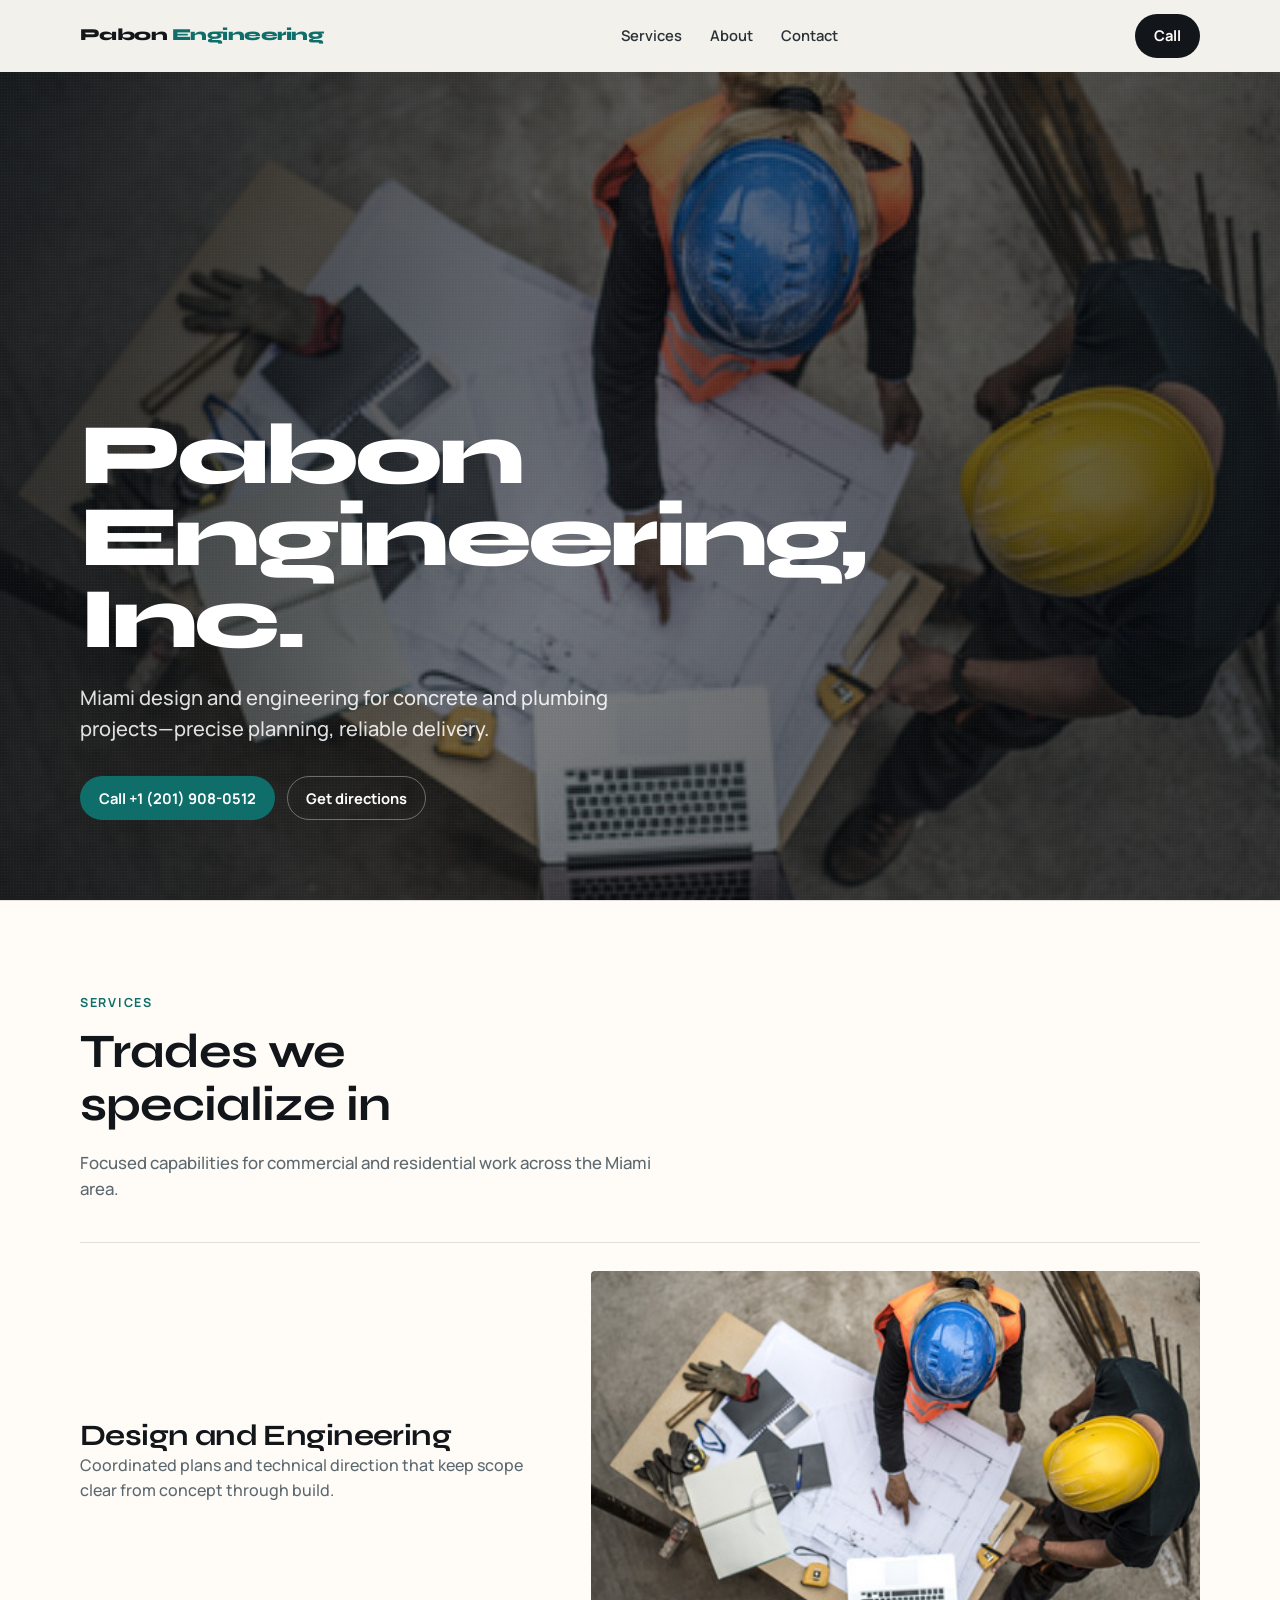
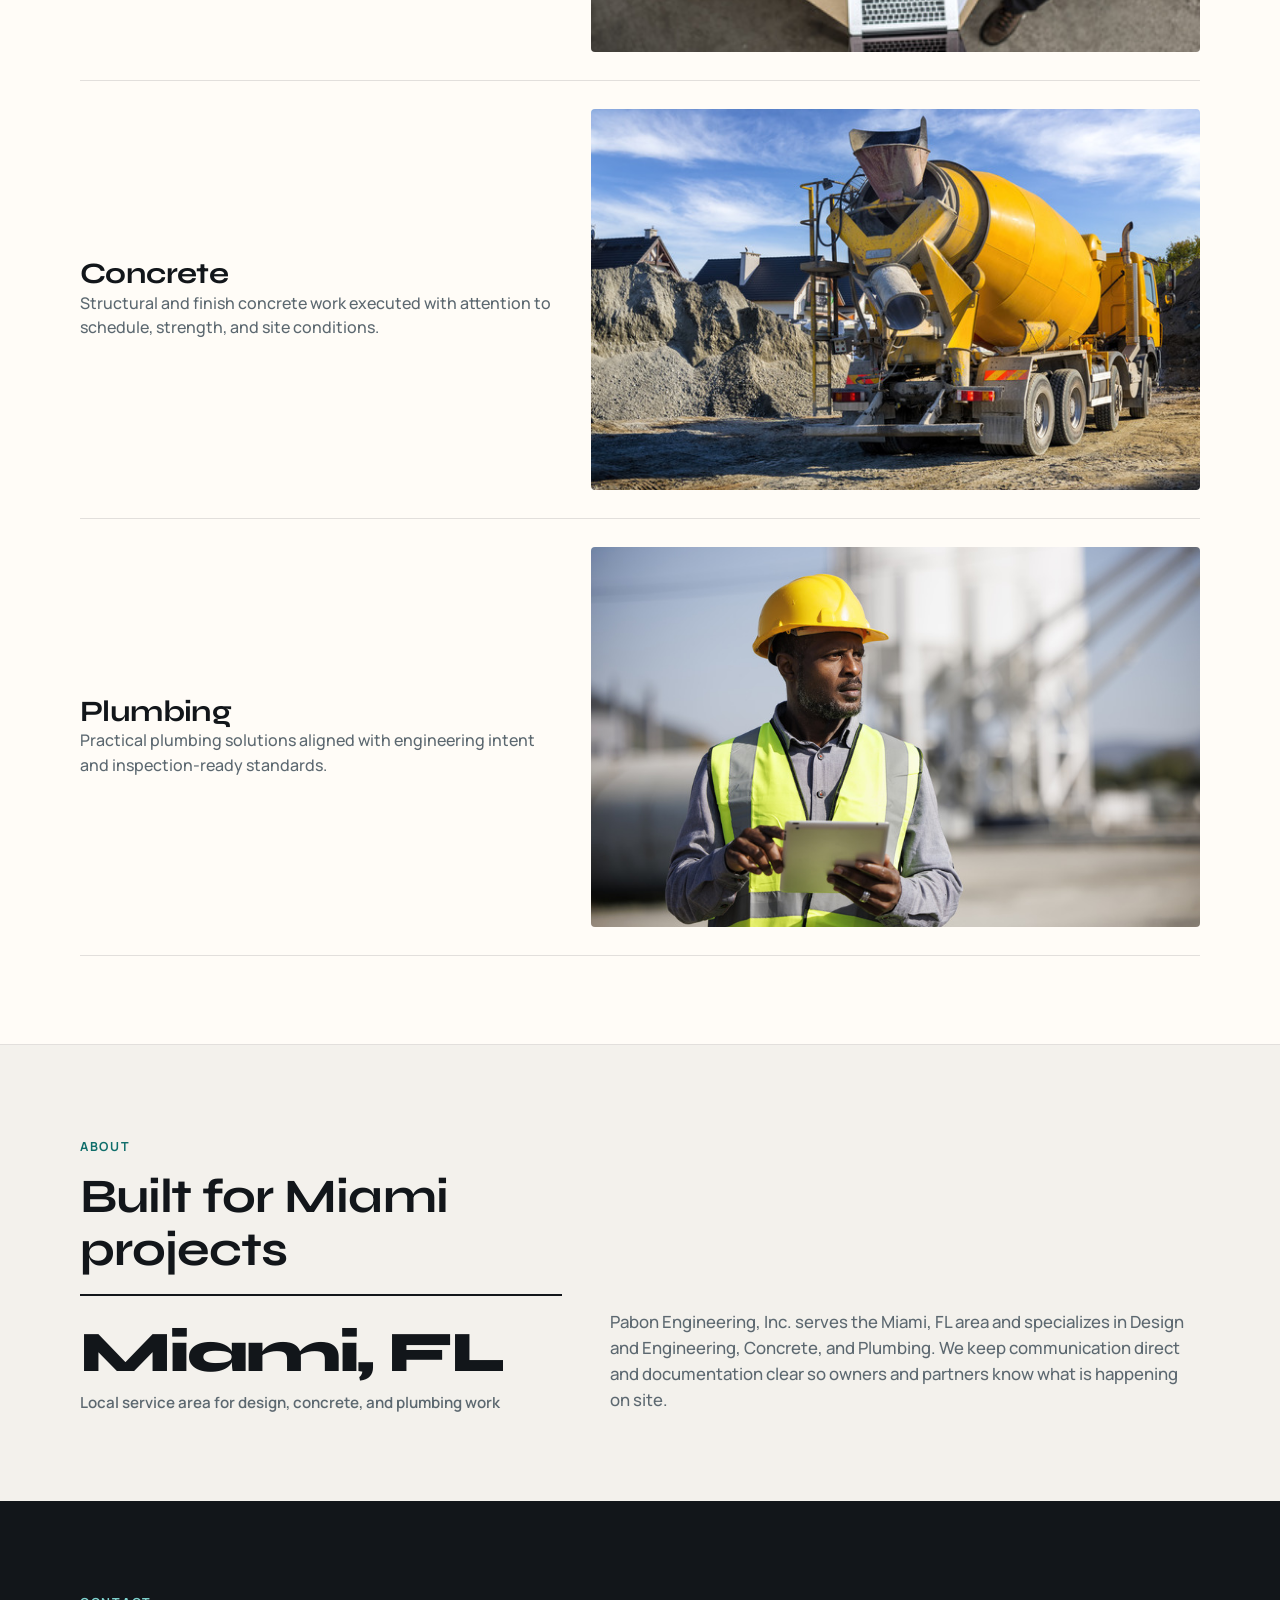
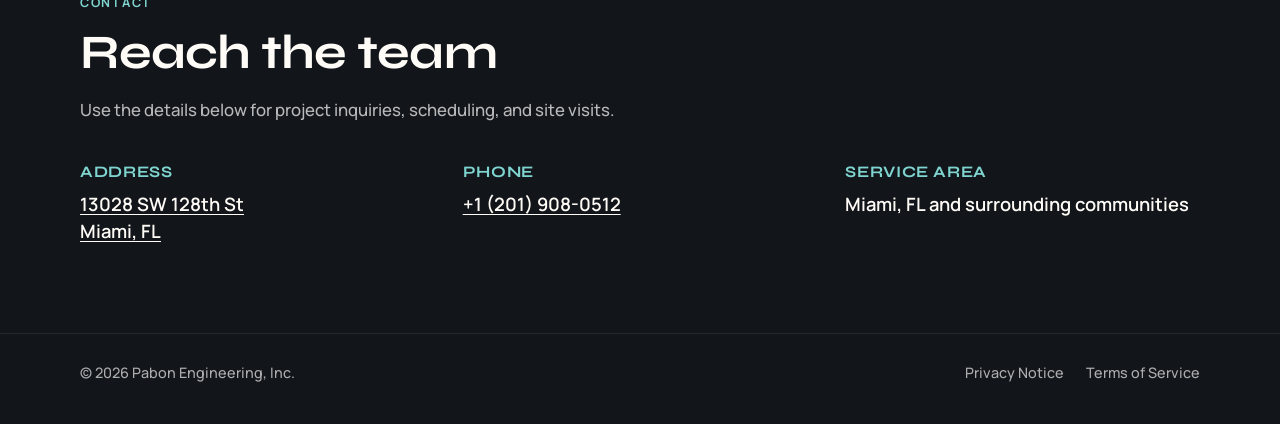
<file: index.html>
<!DOCTYPE html>
<html lang="en">
<head>
  <meta charset="UTF-8" />
  <meta name="viewport" content="width=device-width, initial-scale=1, viewport-fit=cover" />
  <title>Pabon Engineering, Inc. | Design & Engineering in Miami, FL</title>
  <meta name="description" content="Pabon Engineering, Inc. serves Miami, FL with Design and Engineering, Concrete, and Plumbing. Call +1 (201) 908-0512." />
  <meta name="robots" content="index, follow" />
  <link rel="canonical" href="https://pabonengineering.com/" />
  <meta property="og:type" content="website" />
  <meta property="og:title" content="Pabon Engineering, Inc. | Miami, FL" />
  <meta property="og:description" content="Design and Engineering, Concrete, and Plumbing serving the Miami, FL area." />
  <meta property="og:locale" content="en_US" />
  <link rel="icon" href="assets/favicon.ico" />
  <link rel="preconnect" href="https://fonts.googleapis.com" />
  <link rel="preconnect" href="https://fonts.gstatic.com" crossorigin />
  <link href="https://fonts.googleapis.com/css2?family=Manrope:wght@400;500;600;700&family=Syne:wght@600;700;800&display=swap" rel="stylesheet" />
  <script type="application/ld+json">
  {
    "@context": "https://schema.org",
    "@type": "LocalBusiness",
    "name": "Pabon Engineering, Inc.",
    "description": "Construction and engineering company specializing in Design and Engineering, Concrete, and Plumbing in Miami, FL.",
    "url": "https://pabonengineering.com/",
    "telephone": "+12019080512",
    "address": {
      "@type": "PostalAddress",
      "streetAddress": "13028 SW 128th St",
      "addressLocality": "Miami",
      "addressRegion": "FL",
      "addressCountry": "US"
    },
    "areaServed": {
      "@type": "City",
      "name": "Miami"
    },
    "knowsAbout": ["Design and Engineering", "Concrete", "Plumbing"]
  }
  </script>
  <style>
    :root {
      --ink: #12161a;
      --ink-soft: #2a3238;
      --muted: #5c6870;
      --paper: #f3f1ec;
      --paper-2: #e8e4dc;
      --white: #fffcf7;
      --teal: #0f6e6a;
      --teal-deep: #0a4f4c;
      --teal-glow: rgba(15, 110, 106, 0.18);
      --line: rgba(18, 22, 26, 0.12);
      --hero-overlay: linear-gradient(115deg, rgba(10, 14, 18, 0.88) 0%, rgba(10, 14, 18, 0.55) 48%, rgba(10, 14, 18, 0.72) 100%);
      --header-h: 72px;
    }

    *, *::before, *::after { box-sizing: border-box; }
    html {
      -webkit-text-size-adjust: 100%;
      scroll-behavior: smooth;
      scroll-padding-top: calc(var(--header-h) + 12px);
    }
    body {
      margin: 0;
      color: var(--ink);
      background: var(--paper);
      font-family: "Manrope", sans-serif;
      font-size: 16px;
      font-weight: 500;
      line-height: 1.55;
      overflow-x: hidden;
      -webkit-font-smoothing: antialiased;
    }
    img { display: block; max-width: 100%; height: auto; }
    a { color: inherit; text-decoration: none; }
    p { margin: 0; }
    h1, h2, h3 { margin: 0; font-family: "Syne", sans-serif; font-weight: 700; letter-spacing: -0.02em; line-height: 1.1; }

    .site-header {
      position: -webkit-sticky;
      position: sticky;
      top: 0;
      z-index: 50;
      height: var(--header-h);
      display: flex;
      align-items: center;
      background: rgba(243, 241, 236, 0.78);
      -webkit-backdrop-filter: blur(14px);
      backdrop-filter: blur(14px);
      border-bottom: 1px solid transparent;
      transition: border-color 0.3s ease, background 0.3s ease;
    }
    .site-header.is-scrolled {
      border-bottom-color: var(--line);
      background: rgba(243, 241, 236, 0.92);
    }
    .header-inner {
      width: min(1120px, calc(100% - 40px));
      margin: 0 auto;
      display: flex;
      align-items: center;
      justify-content: space-between;
      gap: 20px;
    }
    .wordmark {
      font-family: "Syne", sans-serif;
      font-weight: 800;
      font-size: 1.05rem;
      letter-spacing: -0.03em;
      color: var(--ink);
    }
    .wordmark span { color: var(--teal); }
    .nav {
      display: flex;
      align-items: center;
      gap: 28px;
    }
    .nav a {
      font-size: 0.92rem;
      font-weight: 600;
      color: var(--ink-soft);
      transition: color 0.2s ease;
    }
    .nav a:hover { color: var(--teal); }
    .btn {
      display: inline-flex;
      align-items: center;
      justify-content: center;
      gap: 8px;
      min-height: 44px;
      padding: 0 18px;
      border-radius: 999px;
      font-weight: 700;
      font-size: 0.92rem;
      border: 1px solid transparent;
      transition: transform 0.2s ease, background 0.2s ease, color 0.2s ease, border-color 0.2s ease;
    }
    .btn:hover { transform: translateY(-1px); }
    .btn-primary {
      background: var(--teal);
      color: #fff;
    }
    .btn-primary:hover { background: var(--teal-deep); }
    .btn-ghost {
      background: transparent;
      color: #fff;
      border-color: rgba(255,255,255,0.35);
    }
    .btn-ghost:hover {
      background: rgba(255,255,255,0.1);
      border-color: rgba(255,255,255,0.6);
    }
    .btn-header { background: var(--ink); color: var(--white); }
    .btn-header:hover { background: var(--teal); }
    .nav-toggle {
      display: none;
      width: 44px;
      height: 44px;
      border: 0;
      background: transparent;
      padding: 0;
      cursor: pointer;
    }
    .nav-toggle span {
      display: block;
      width: 20px;
      height: 2px;
      margin: 5px auto;
      background: var(--ink);
    }

    .hero {
      position: relative;
      min-height: calc(100svh - var(--header-h));
      min-height: calc(100vh - var(--header-h));
      display: flex;
      align-items: flex-end;
      color: #fff;
      overflow: hidden;
      isolation: isolate;
    }
    .hero-media {
      position: absolute;
      inset: 0;
      z-index: -2;
      background:
        url("assets/trades/design.jpg") center / cover no-repeat;
      transform: scale(1.04);
      animation: heroZoom 18s ease-out forwards;
    }
    .hero-media::after {
      content: "";
      position: absolute;
      inset: 0;
      background: var(--hero-overlay);
      z-index: -1;
    }
    .hero-grain {
      position: absolute;
      inset: 0;
      z-index: -1;
      opacity: 0.18;
      pointer-events: none;
      background-image: radial-gradient(rgba(255,255,255,0.25) 0.5px, transparent 0.5px);
      background-size: 3px 3px;
    }
    .hero-inner {
      width: min(1120px, calc(100% - 40px));
      margin: 0 auto;
      padding: 72px 0 80px;
      animation: riseIn 0.9s ease both;
    }
    .hero-brand {
      font-family: "Syne", sans-serif;
      font-weight: 800;
      font-size: clamp(2.6rem, 8vw, 5.4rem);
      letter-spacing: -0.045em;
      line-height: 0.95;
      max-width: 11ch;
      margin-bottom: 22px;
    }
    .hero-lead {
      max-width: 34rem;
      font-size: clamp(1.05rem, 2.2vw, 1.25rem);
      font-weight: 500;
      color: rgba(255,255,255,0.86);
      margin-bottom: 32px;
    }
    .hero-actions {
      display: flex;
      flex-wrap: wrap;
      gap: 12px;
    }

    .section {
      width: min(1120px, calc(100% - 40px));
      margin: 0 auto;
      padding: 88px 0;
    }
    .section-label {
      display: inline-block;
      margin-bottom: 14px;
      font-size: 0.78rem;
      font-weight: 700;
      letter-spacing: 0.14em;
      text-transform: uppercase;
      color: var(--teal);
    }
    .section-title {
      font-size: clamp(2rem, 4vw, 3rem);
      margin-bottom: 18px;
      max-width: 14ch;
    }
    .section-intro {
      max-width: 36rem;
      color: var(--muted);
      font-size: 1.05rem;
      margin-bottom: 40px;
    }

    .services {
      background: var(--white);
      border-block: 1px solid var(--line);
    }
    .service-list { display: grid; gap: 0; }
    .service-row {
      display: grid;
      grid-template-columns: minmax(0, 1.1fr) minmax(0, 1.4fr);
      gap: 32px;
      align-items: center;
      padding: 28px 0;
      border-top: 1px solid var(--line);
      transition: background 0.25s ease, padding 0.25s ease;
    }
    .service-row:last-child { border-bottom: 1px solid var(--line); }
    .service-row:hover {
      background: var(--teal-glow);
      padding-left: 12px;
      padding-right: 12px;
    }
    .service-row h3 {
      font-size: clamp(1.4rem, 2.5vw, 1.85rem);
    }
    .service-row p { color: var(--muted); }
    .service-visual {
      border-radius: 4px;
      overflow: hidden;
      aspect-ratio: 16 / 10;
      background: var(--paper-2);
    }
    .service-visual img {
      width: 100%;
      height: 100%;
      object-fit: cover;
      transition: transform 0.5s ease;
    }
    .service-row:hover .service-visual img { transform: scale(1.04); }

    .about {
      display: grid;
      grid-template-columns: minmax(0, 0.9fr) minmax(0, 1.1fr);
      gap: 48px;
      align-items: end;
    }
    .about-stat {
      padding: 28px 0 0;
      border-top: 2px solid var(--ink);
      font-family: "Syne", sans-serif;
      font-size: clamp(2.4rem, 5vw, 3.6rem);
      font-weight: 800;
      letter-spacing: -0.04em;
      line-height: 1;
    }
    .about-stat small {
      display: block;
      margin-top: 10px;
      font-family: "Manrope", sans-serif;
      font-size: 0.95rem;
      font-weight: 600;
      letter-spacing: 0;
      color: var(--muted);
      line-height: 1.4;
    }

    .contact {
      background: var(--ink);
      color: var(--white);
    }
    .contact .section-label { color: #7fd4cf; }
    .contact .section-intro { color: rgba(255,255,255,0.7); }
    .contact-grid {
      display: grid;
      grid-template-columns: repeat(3, minmax(0, 1fr));
      gap: 28px;
      margin-top: 12px;
    }
    .contact-item h3 {
      font-size: 1rem;
      margin-bottom: 10px;
      color: #7fd4cf;
      letter-spacing: 0.04em;
      text-transform: uppercase;
      font-weight: 700;
    }
    .contact-item a,
    .contact-item p {
      font-size: 1.15rem;
      font-weight: 600;
      line-height: 1.45;
    }
    .contact-item a {
      text-decoration: underline;
      text-underline-offset: 3px;
      transition: color 0.2s ease;
    }
    .contact-item a:hover { color: #7fd4cf; }

    .site-footer {
      background: var(--ink);
      color: rgba(255,255,255,0.65);
      border-top: 1px solid rgba(255,255,255,0.08);
      padding: 28px 0 40px;
    }
    .footer-inner {
      width: min(1120px, calc(100% - 40px));
      margin: 0 auto;
      display: flex;
      flex-wrap: wrap;
      gap: 16px 28px;
      align-items: center;
      justify-content: space-between;
      font-size: 0.9rem;
    }
    .footer-links {
      display: flex;
      flex-wrap: wrap;
      gap: 16px 22px;
    }
    .footer-links a:hover { color: #fff; }

    @keyframes riseIn {
      from { opacity: 0; transform: translateY(22px); }
      to { opacity: 1; transform: translateY(0); }
    }
    @keyframes heroZoom {
      from { transform: scale(1.08); }
      to { transform: scale(1); }
    }

    @media (max-width: 860px) {
      .nav { display: none; }
      .nav.is-open {
        display: flex;
        position: absolute;
        top: var(--header-h);
        left: 0;
        right: 0;
        flex-direction: column;
        align-items: stretch;
        gap: 0;
        padding: 12px 20px 20px;
        background: var(--paper);
        border-bottom: 1px solid var(--line);
      }
      .nav.is-open a {
        padding: 14px 0;
        border-bottom: 1px solid var(--line);
      }
      .nav-toggle { display: block; }
      .btn-header { display: none; }
      .service-row,
      .about,
      .contact-grid {
        grid-template-columns: 1fr;
        gap: 18px;
      }
      .service-row { padding: 24px 0; }
      .section { padding: 64px 0; }
      .hero-inner { padding: 56px 0 64px; }
    }

    @media (max-width: 520px) {
      .header-inner,
      .hero-inner,
      .section,
      .footer-inner { width: calc(100% - 28px); }
      .hero-actions { width: 100%; }
      .hero-actions .btn { width: 100%; }
      .footer-inner {
        flex-direction: column;
        align-items: flex-start;
      }
    }

    @media (prefers-reduced-motion: reduce) {
      *, *::before, *::after {
        animation: none !important;
        transition: none !important;
      }
    }
  </style>
</head>
<body>
  <header class="site-header" id="siteHeader">
    <div class="header-inner">
      <a class="wordmark" href="index.html">Pabon <span>Engineering</span></a>
      <nav class="nav" id="siteNav" aria-label="Primary">
        <a href="#services">Services</a>
        <a href="#about">About</a>
        <a href="#contact">Contact</a>
      </nav>
      <a class="btn btn-header" href="tel:+12019080512">Call</a>
      <button class="nav-toggle" type="button" id="navToggle" aria-label="Open menu" aria-expanded="false">
        <span></span><span></span><span></span>
      </button>
    </div>
  </header>

  <main>
    <section class="hero" aria-label="Introduction">
      <div class="hero-media" role="img" aria-label="Engineering plans and construction work"></div>
      <div class="hero-grain" aria-hidden="true"></div>
      <div class="hero-inner">
        <h1 class="hero-brand">Pabon Engineering, Inc.</h1>
        <p class="hero-lead">Miami design and engineering for concrete and plumbing projects—precise planning, reliable delivery.</p>
        <div class="hero-actions">
          <a class="btn btn-primary" href="tel:+12019080512">Call +1 (201) 908-0512</a>
          <a class="btn btn-ghost" href="https://maps.google.com/?q=13028+SW+128th+St,+Miami,+FL" target="_blank" rel="noopener noreferrer">Get directions</a>
        </div>
      </div>
    </section>

    <section class="services" id="services">
      <div class="section">
        <p class="section-label">Services</p>
        <h2 class="section-title">Trades we specialize in</h2>
        <p class="section-intro">Focused capabilities for commercial and residential work across the Miami area.</p>
        <div class="service-list">
          <article class="service-row">
            <div>
              <h3>Design and Engineering</h3>
              <p>Coordinated plans and technical direction that keep scope clear from concept through build.</p>
            </div>
            <div class="service-visual">
              <img src="assets/trades/design.jpg" alt="Team reviewing engineering drawings" width="640" height="400" loading="lazy" />
            </div>
          </article>
          <article class="service-row">
            <div>
              <h3>Concrete</h3>
              <p>Structural and finish concrete work executed with attention to schedule, strength, and site conditions.</p>
            </div>
            <div class="service-visual">
              <img src="assets/trades/concrete.jpg" alt="Concrete mixer on a job site" width="640" height="400" loading="lazy" />
            </div>
          </article>
          <article class="service-row">
            <div>
              <h3>Plumbing</h3>
              <p>Practical plumbing solutions aligned with engineering intent and inspection-ready standards.</p>
            </div>
            <div class="service-visual">
              <img src="assets/trades/project-management.jpg" alt="Construction professional on site" width="640" height="400" loading="lazy" />
            </div>
          </article>
        </div>
      </div>
    </section>

    <section id="about">
      <div class="section about">
        <div>
          <p class="section-label">About</p>
          <h2 class="section-title">Built for Miami projects</h2>
          <p class="about-stat">Miami, FL<small>Local service area for design, concrete, and plumbing work</small></p>
        </div>
        <div>
          <p class="section-intro" style="margin-bottom:0">
            Pabon Engineering, Inc. serves the Miami, FL area and specializes in Design and Engineering, Concrete, and Plumbing.
            We keep communication direct and documentation clear so owners and partners know what is happening on site.
          </p>
        </div>
      </div>
    </section>

    <section class="contact" id="contact">
      <div class="section">
        <p class="section-label">Contact</p>
        <h2 class="section-title">Reach the team</h2>
        <p class="section-intro">Use the details below for project inquiries, scheduling, and site visits.</p>
        <div class="contact-grid">
          <div class="contact-item">
            <h3>Address</h3>
            <a href="https://maps.google.com/?q=13028+SW+128th+St,+Miami,+FL" target="_blank" rel="noopener noreferrer">
              13028 SW 128th St<br />Miami, FL
            </a>
          </div>
          <div class="contact-item">
            <h3>Phone</h3>
            <a href="tel:+12019080512">+1 (201) 908-0512</a>
          </div>
          <div class="contact-item">
            <h3>Service area</h3>
            <p>Miami, FL and surrounding communities</p>
          </div>
        </div>
      </div>
    </section>
  </main>

  <footer class="site-footer">
    <div class="footer-inner">
      <p>© 2026 Pabon Engineering, Inc.</p>
      <div class="footer-links">
        <a href="privacy.html">Privacy Notice</a>
        <a href="terms.html">Terms of Service</a>
      </div>
    </div>
  </footer>

  <script>
    (function () {
      var header = document.getElementById("siteHeader");
      var toggle = document.getElementById("navToggle");
      var nav = document.getElementById("siteNav");

      function onScroll() {
        if (!header) return;
        header.classList.toggle("is-scrolled", window.scrollY > 8);
      }
      window.addEventListener("scroll", onScroll, { passive: true });
      onScroll();

      if (toggle && nav) {
        toggle.addEventListener("click", function () {
          var open = nav.classList.toggle("is-open");
          toggle.setAttribute("aria-expanded", open ? "true" : "false");
          toggle.setAttribute("aria-label", open ? "Close menu" : "Open menu");
        });
        nav.querySelectorAll("a").forEach(function (link) {
          link.addEventListener("click", function () {
            nav.classList.remove("is-open");
            toggle.setAttribute("aria-expanded", "false");
            toggle.setAttribute("aria-label", "Open menu");
          });
        });
      }
    })();
  </script>
</body>
</html>
</file>
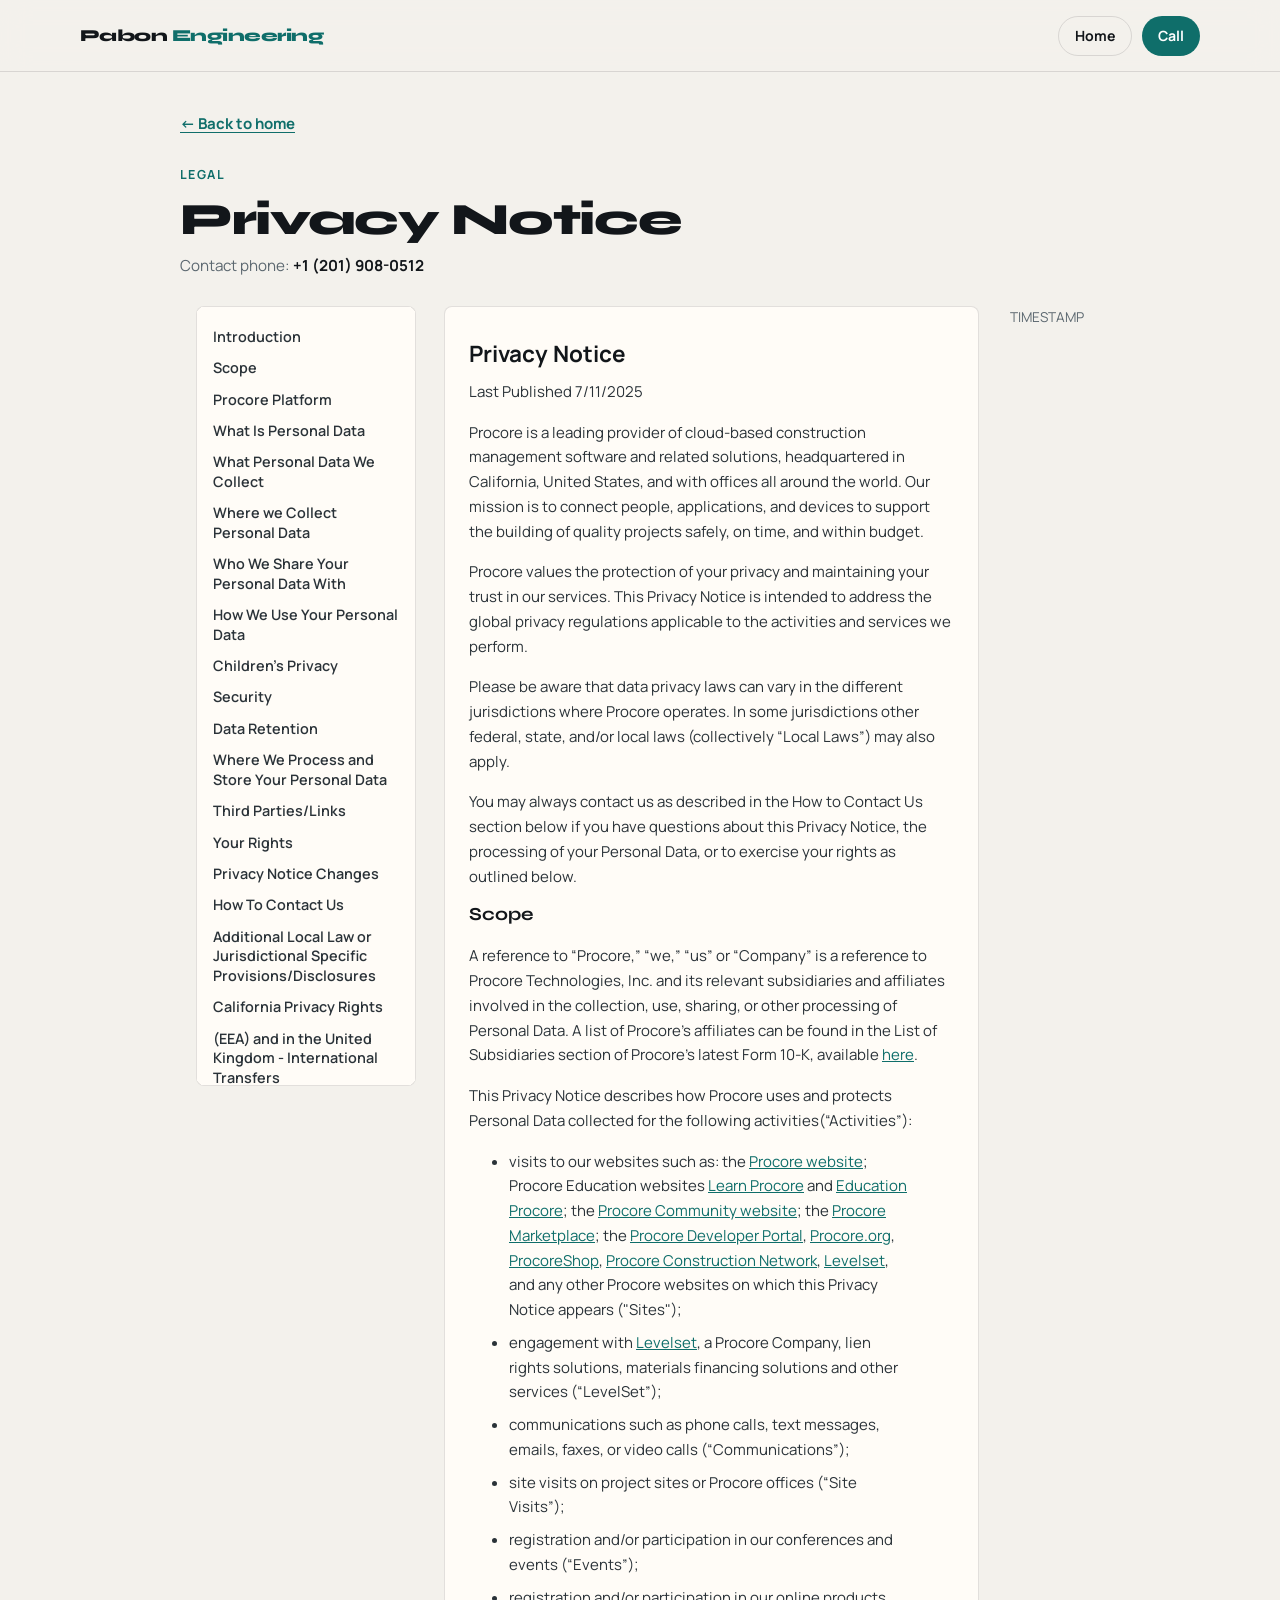
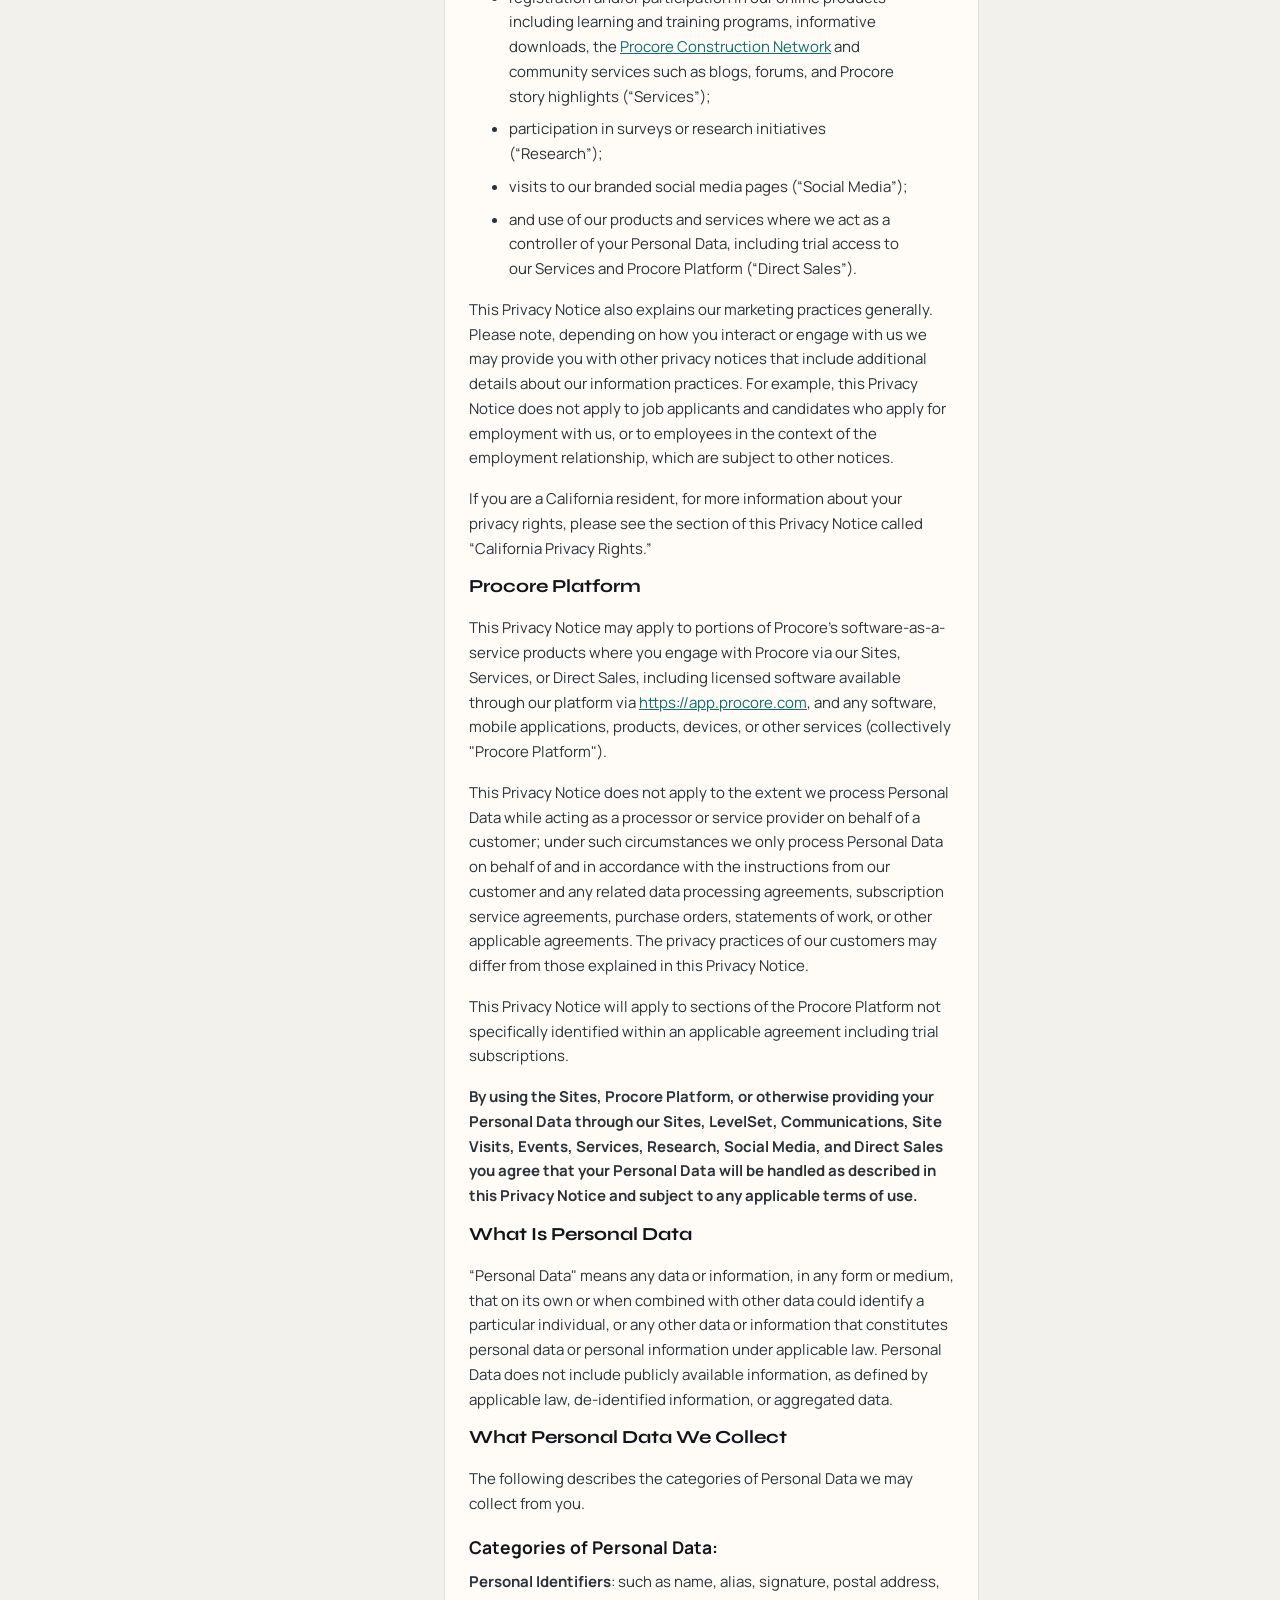
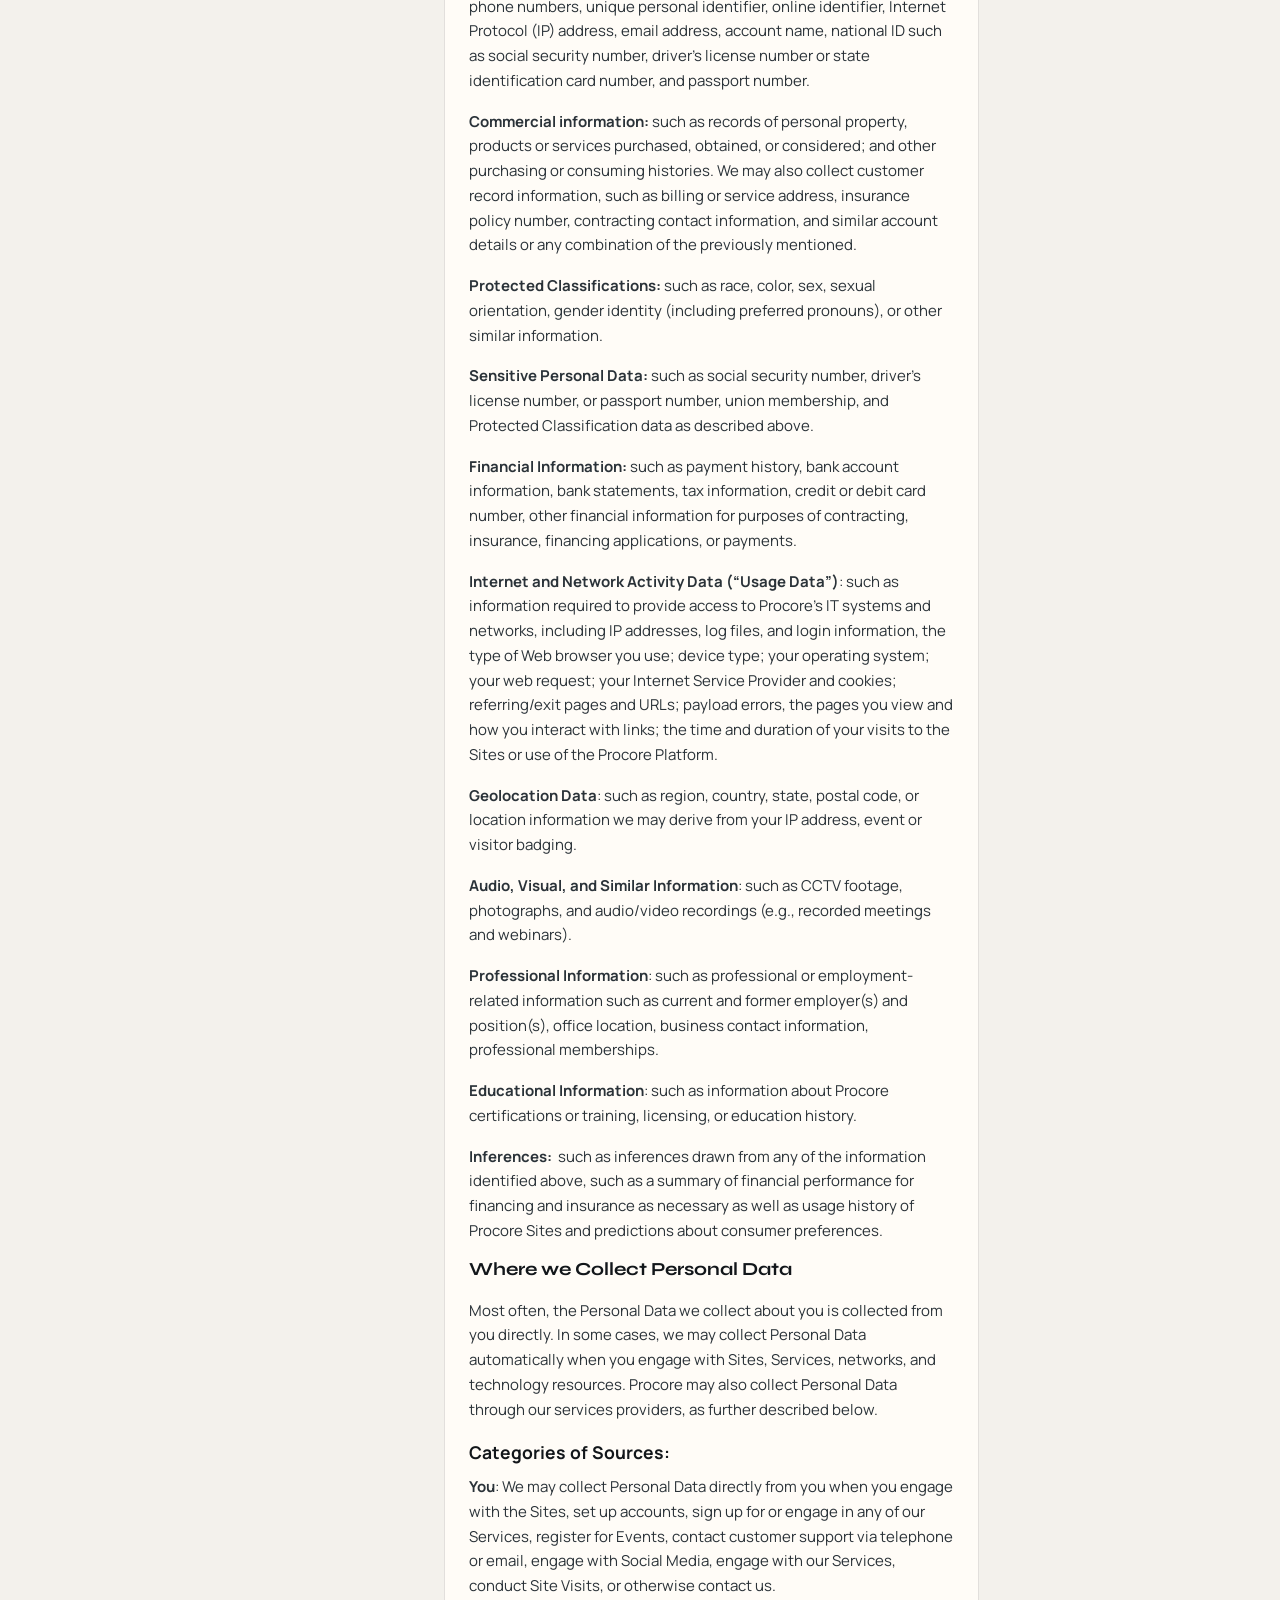
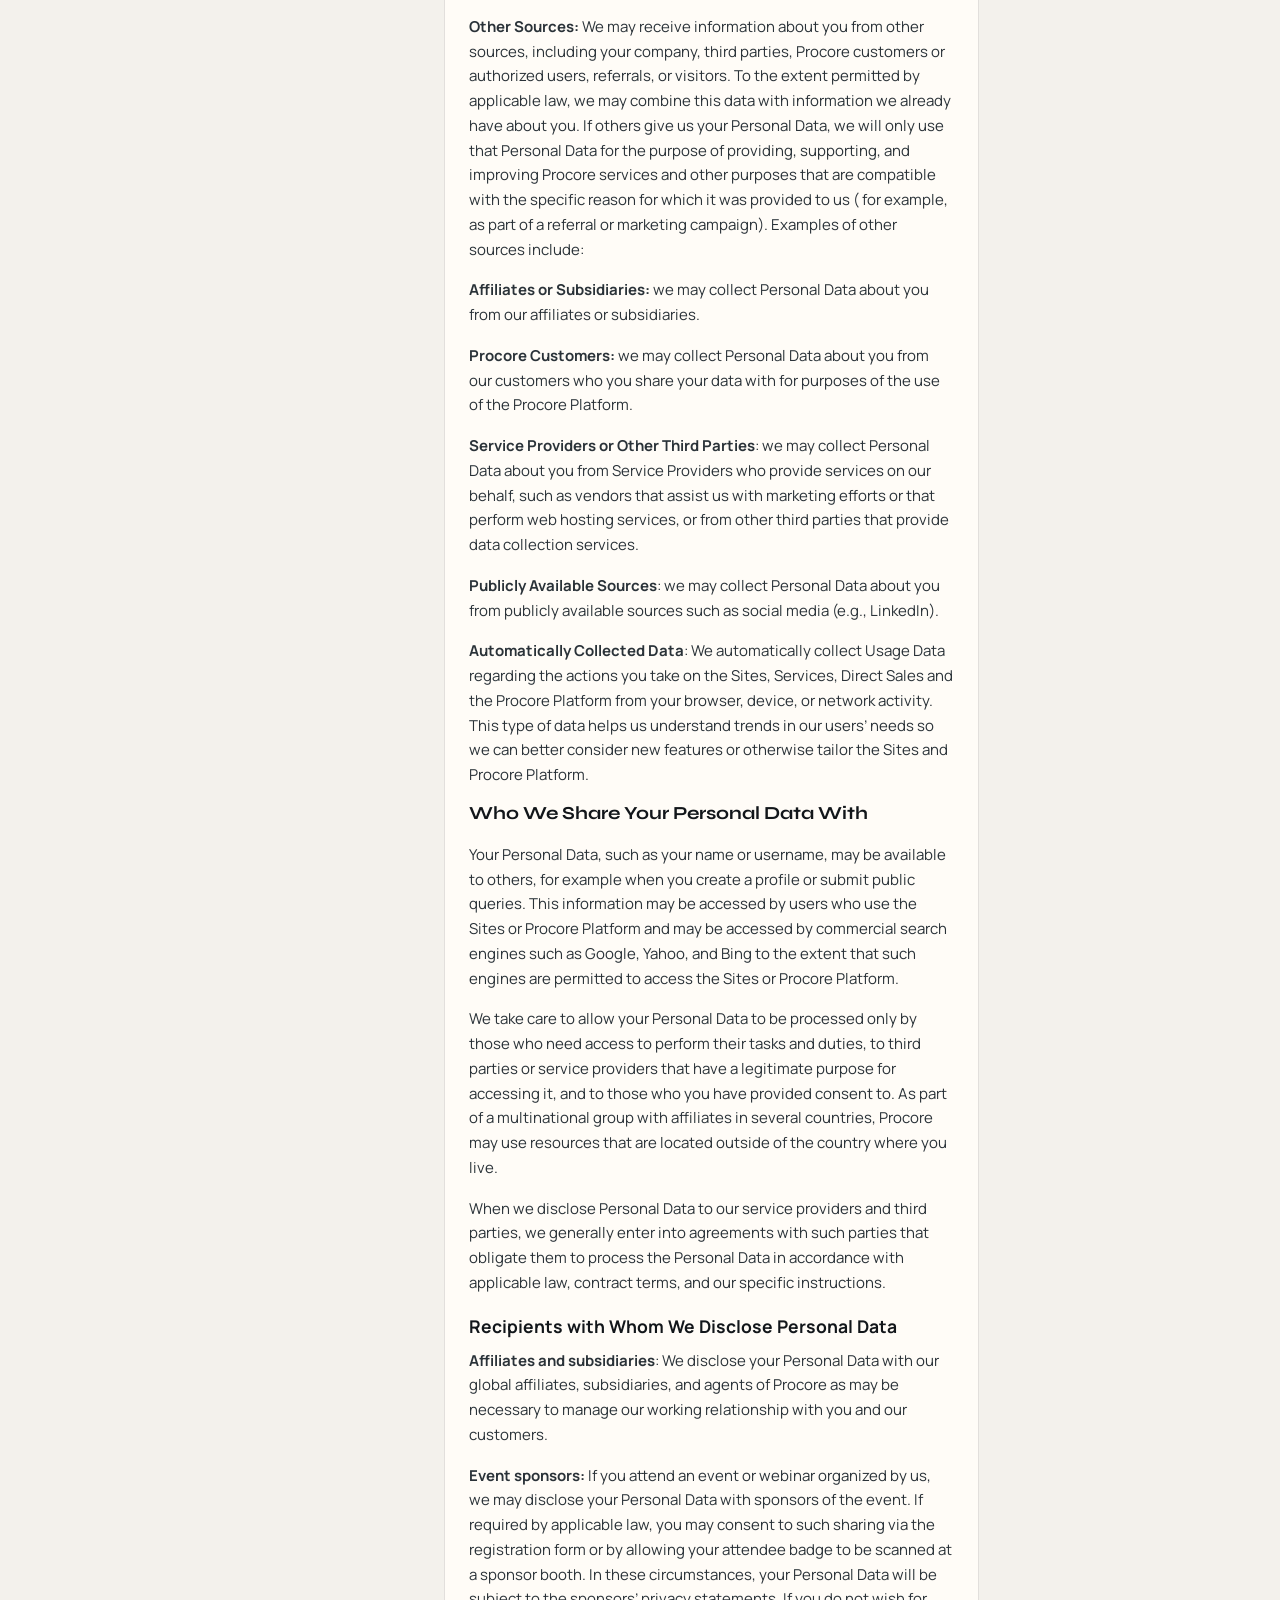
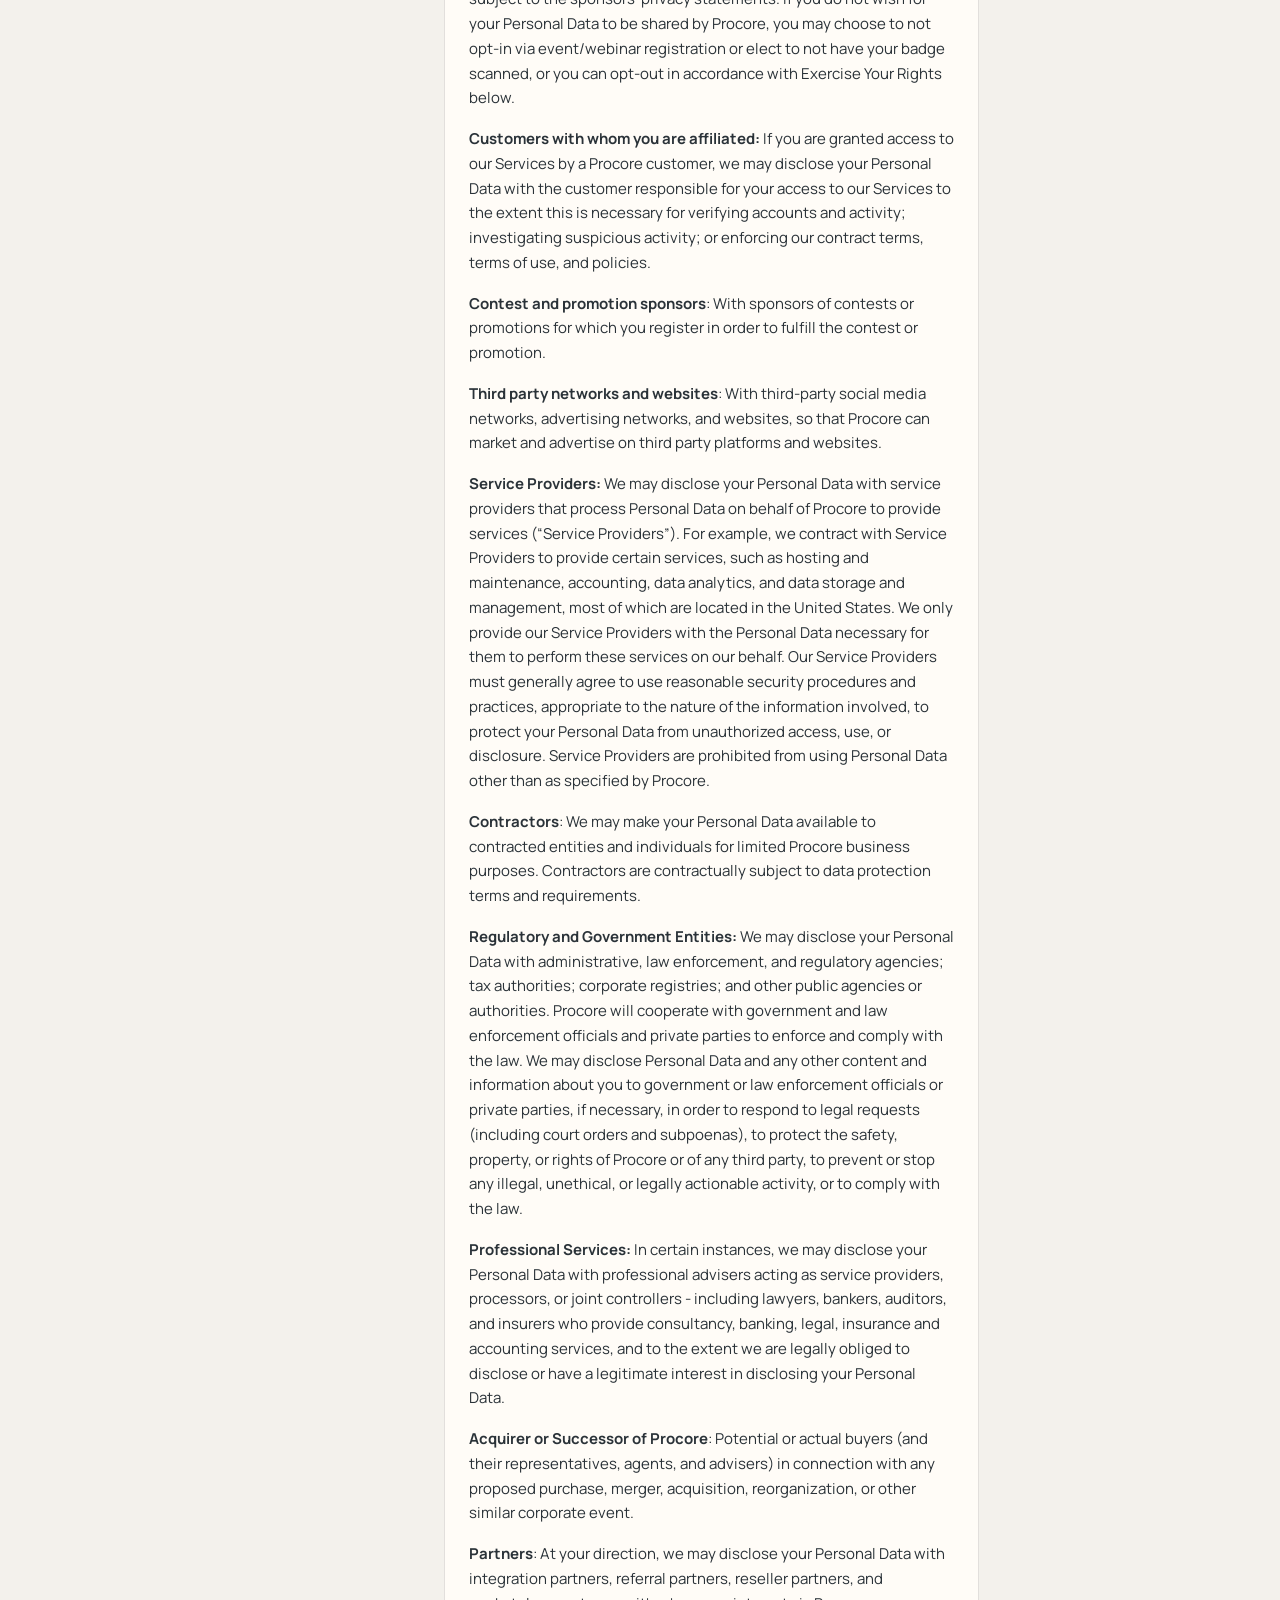
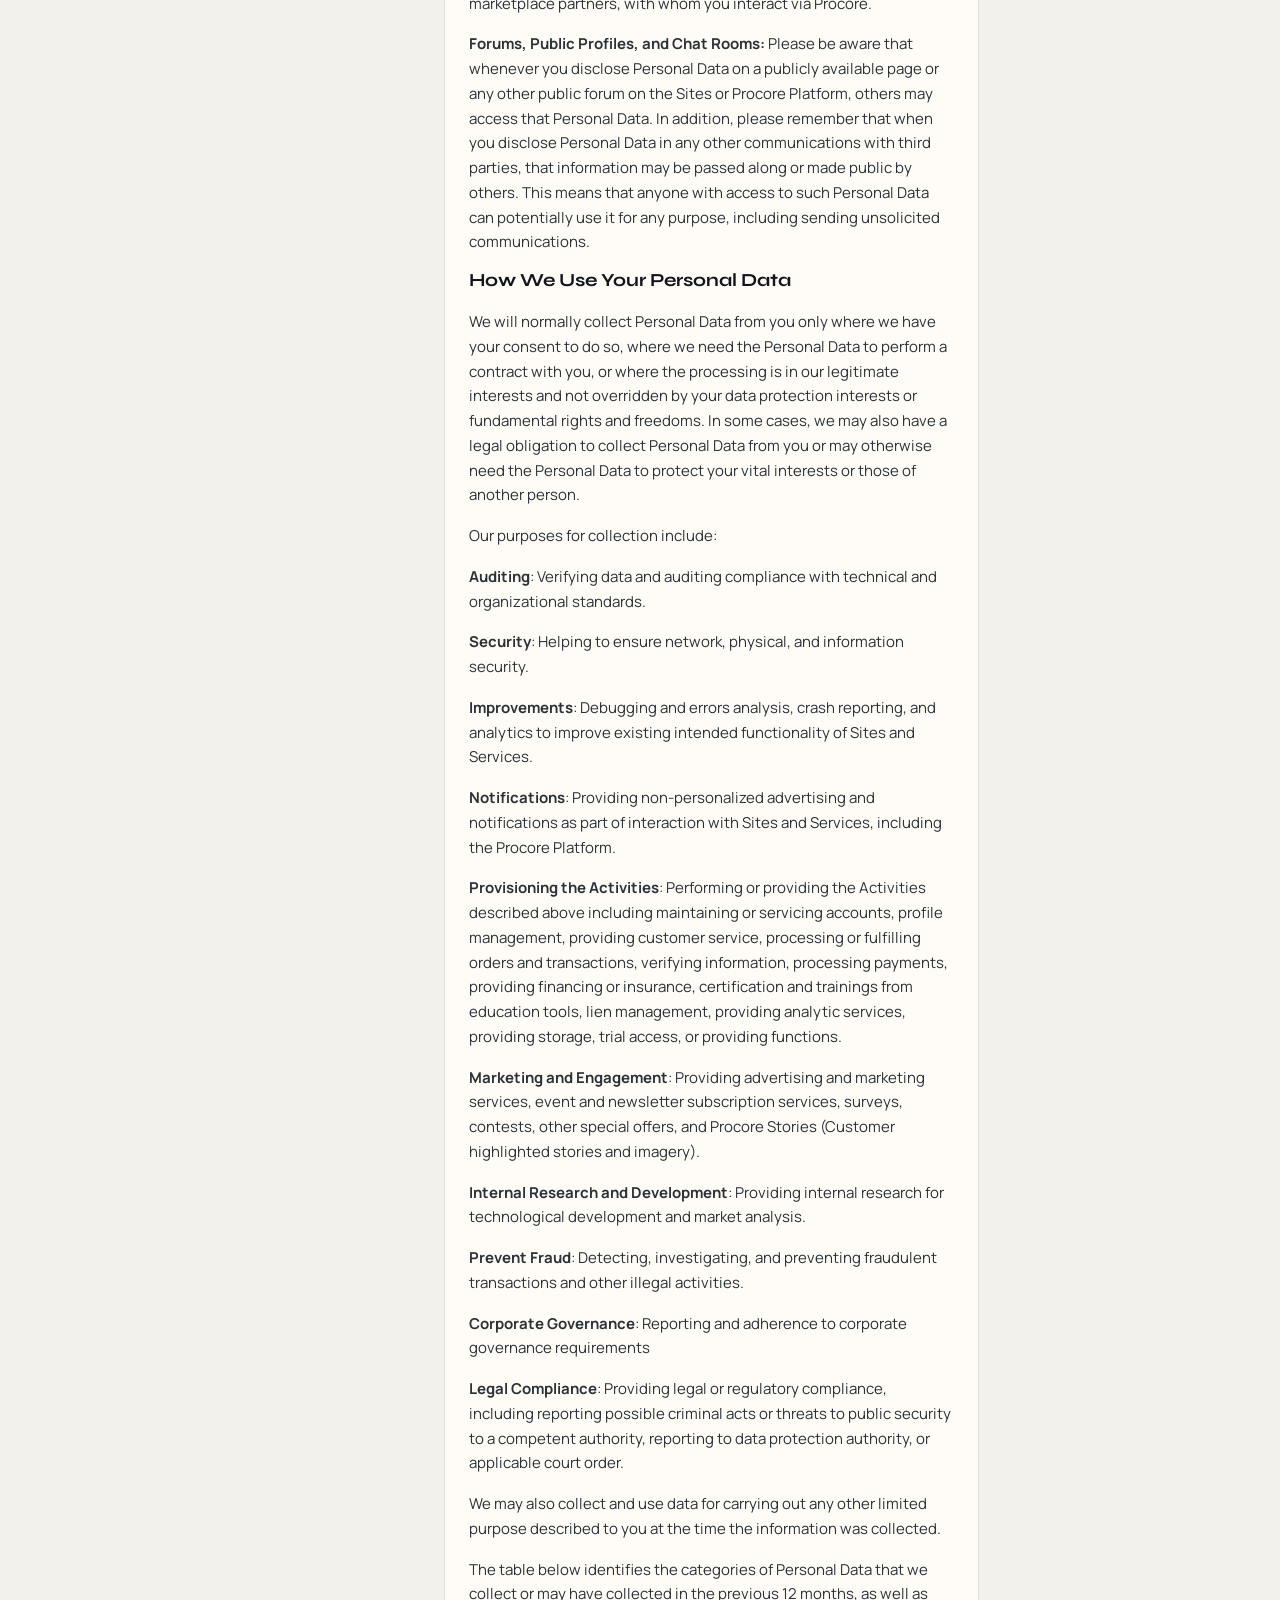
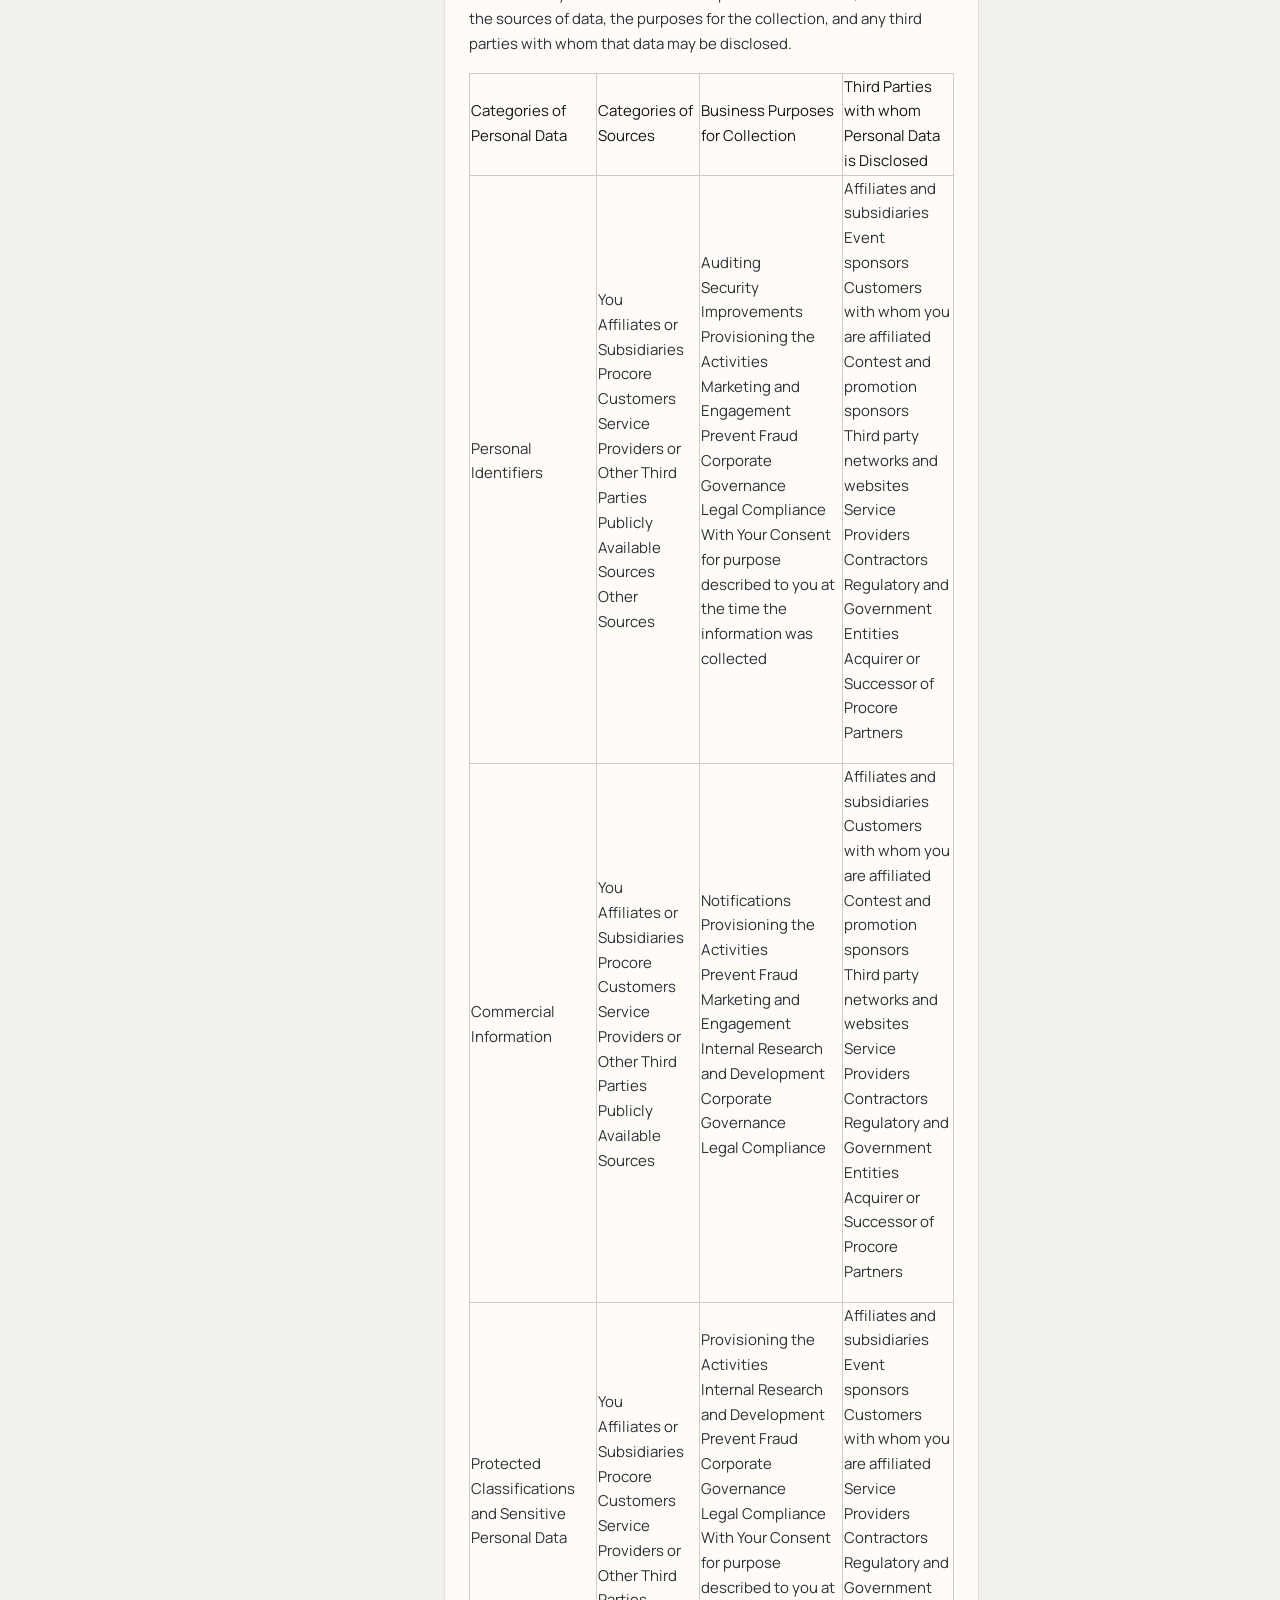
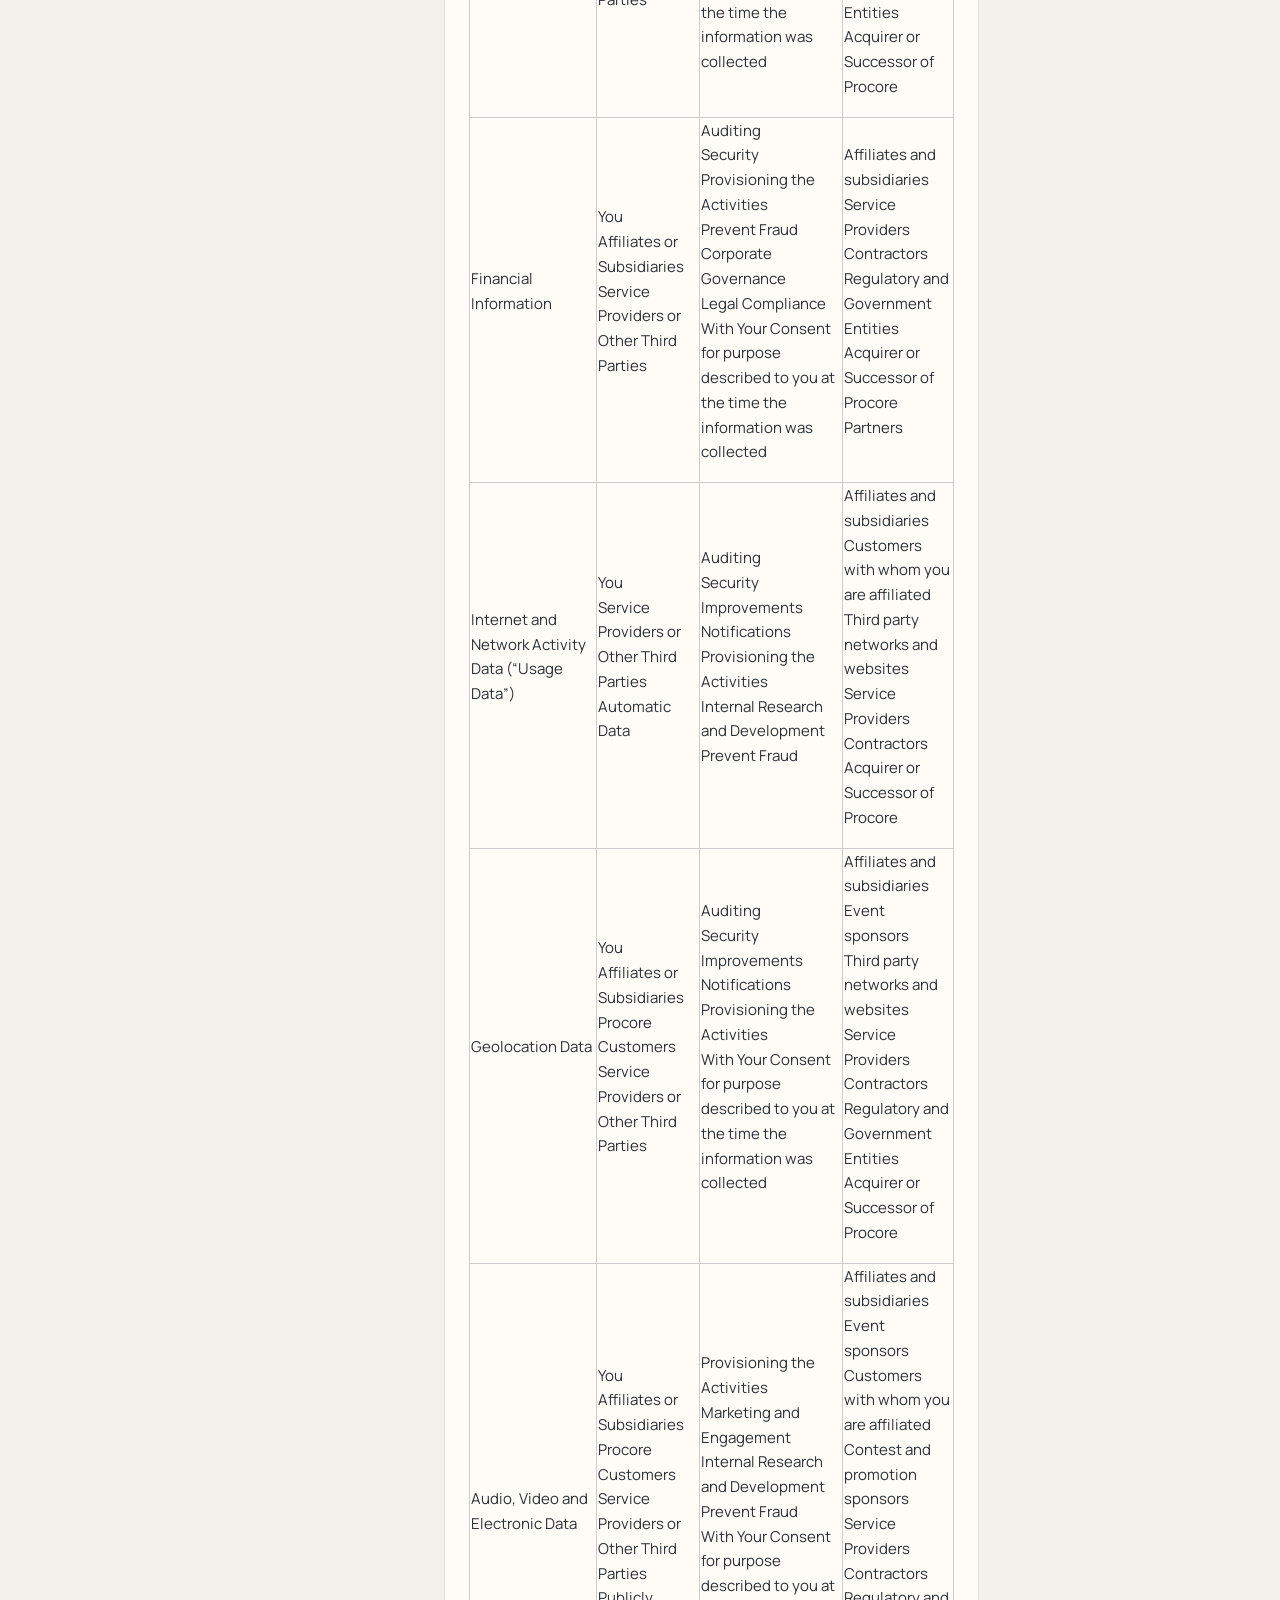
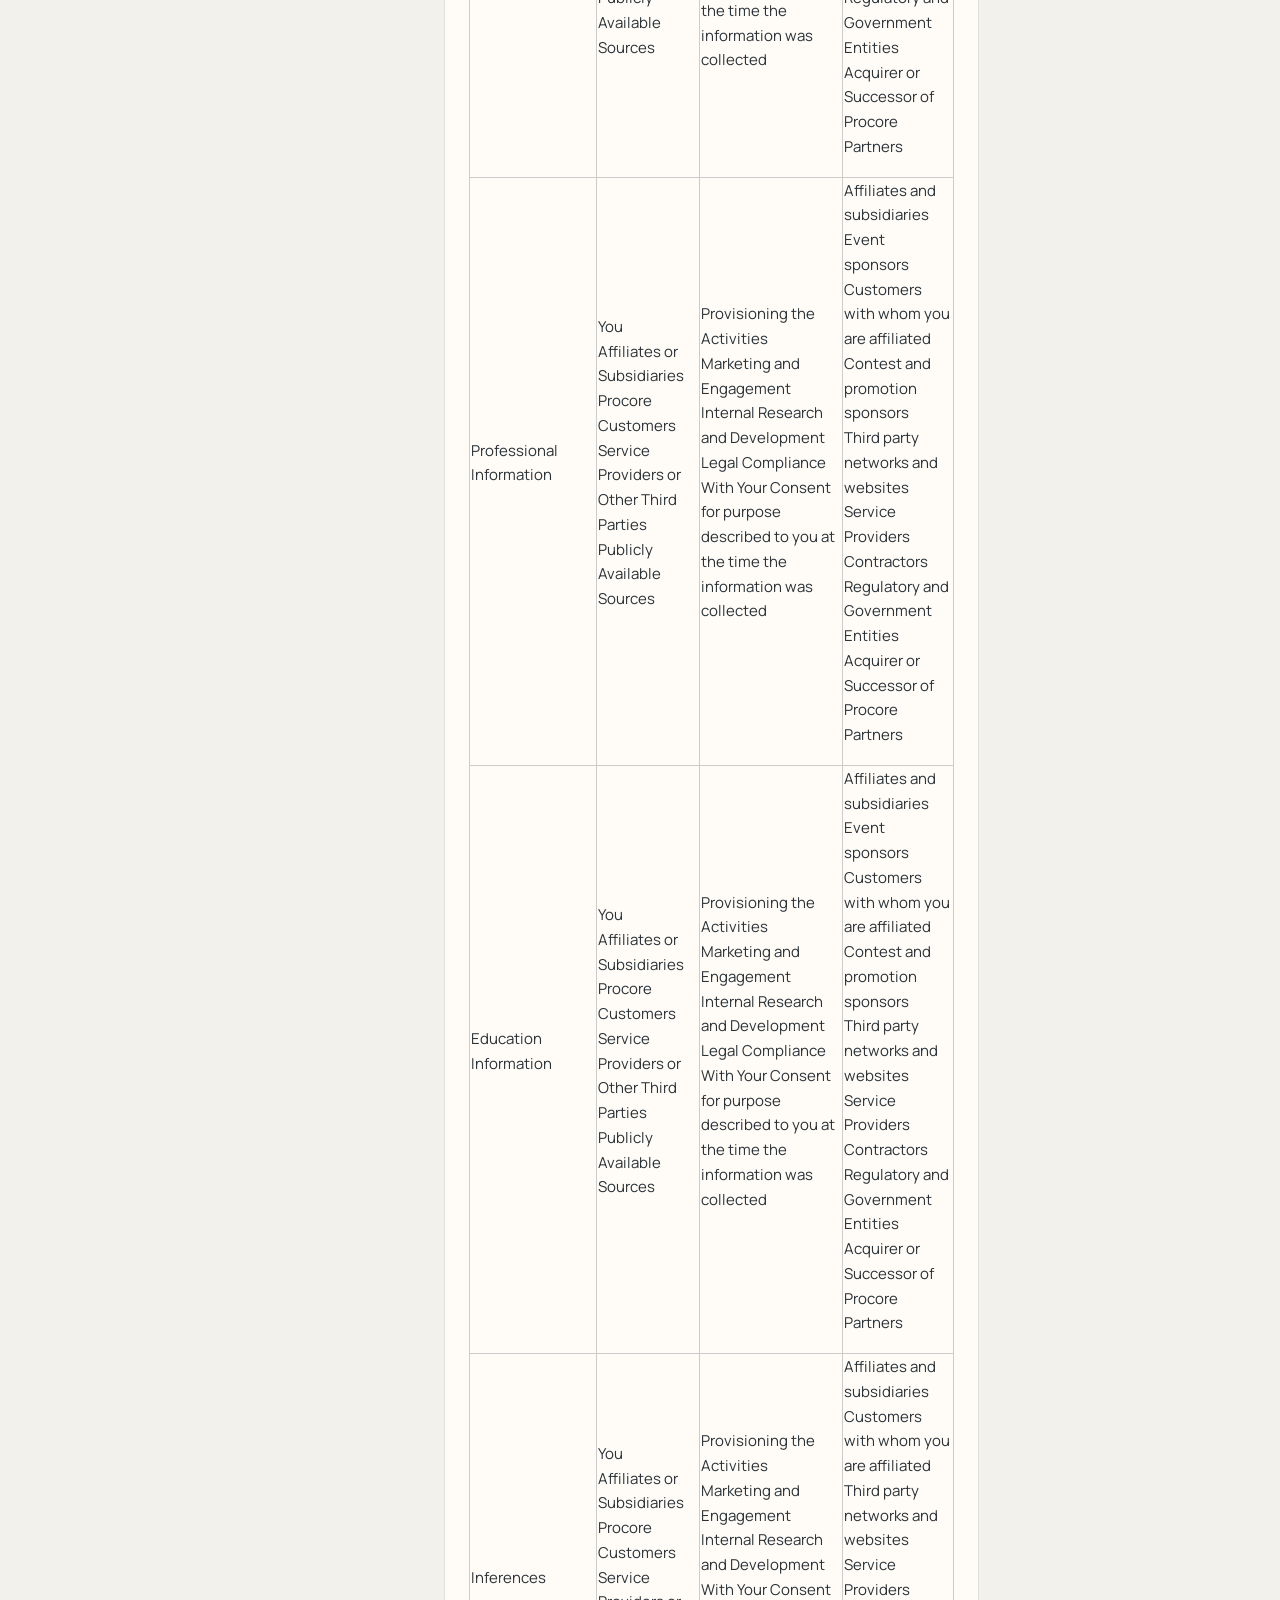
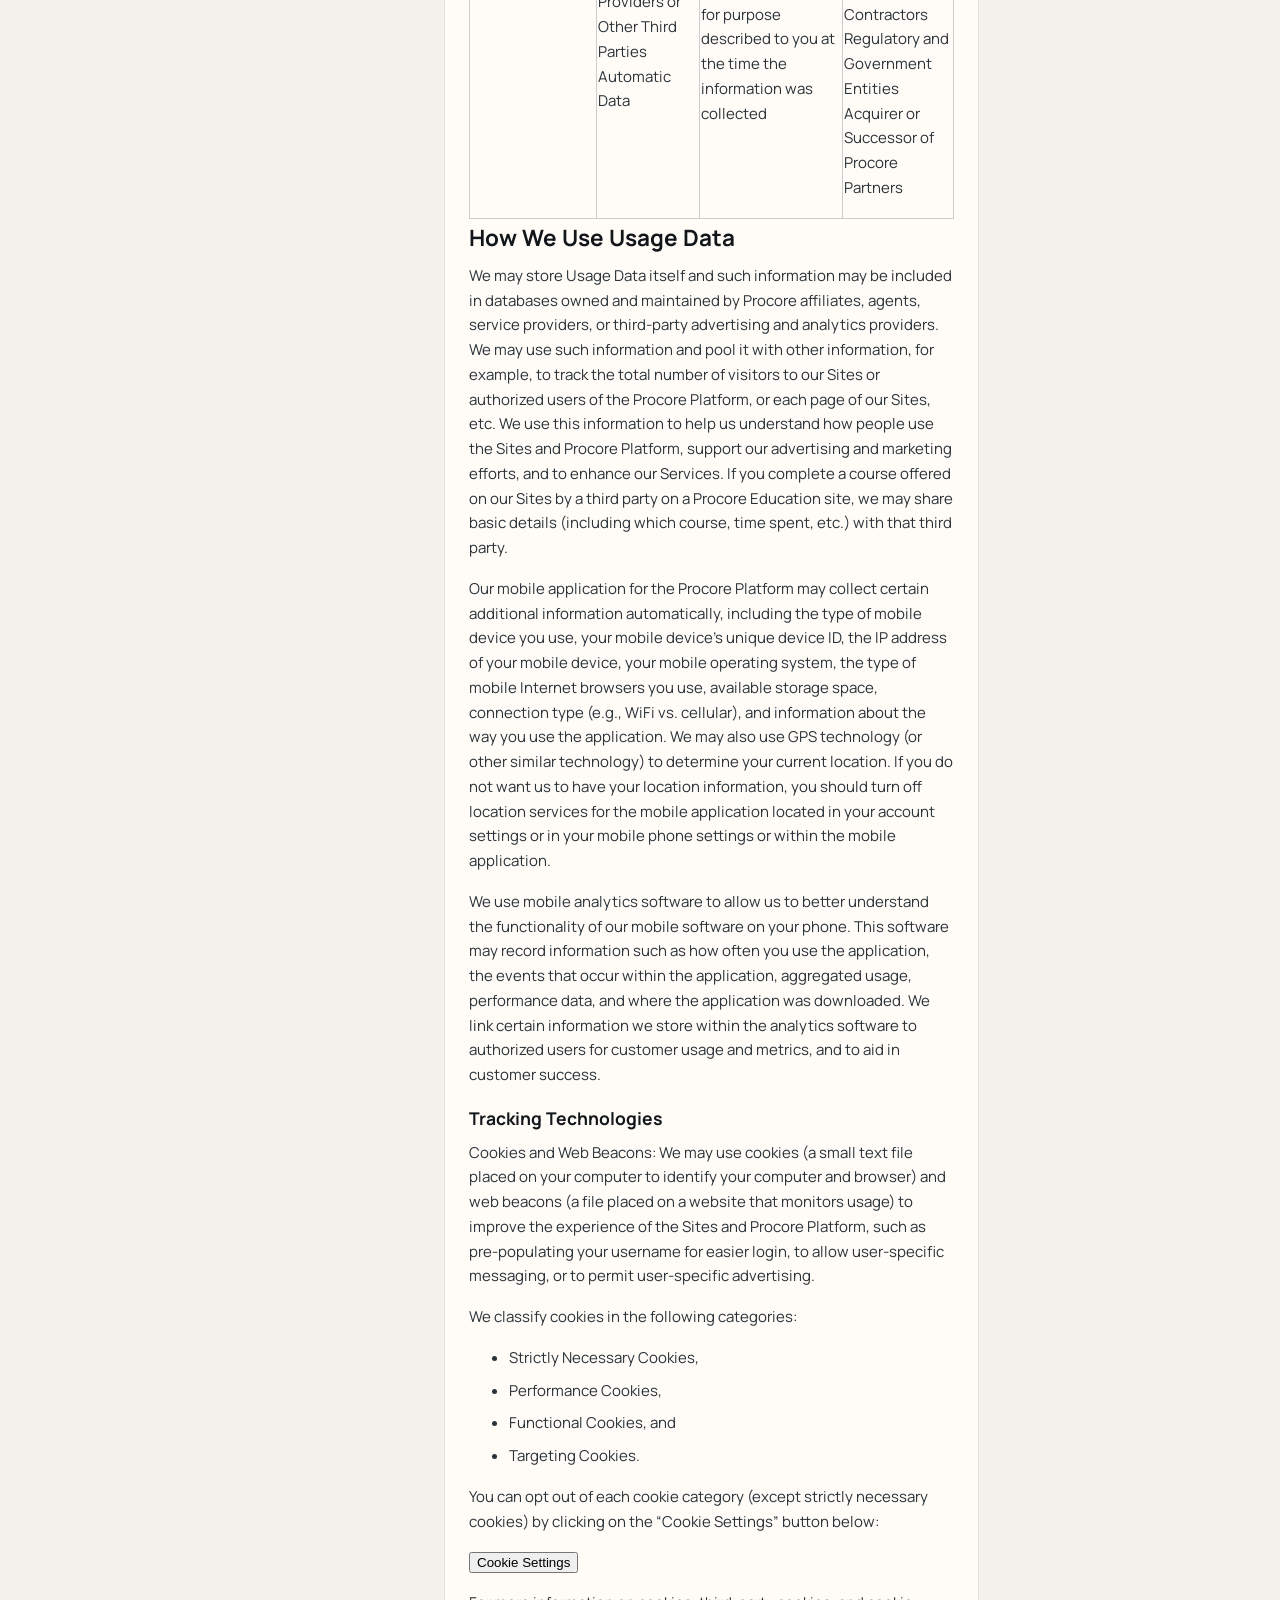
<file: privacy.html>
<!DOCTYPE html>
<html lang="en-US">
<head>
  <meta charset="UTF-8" />
  <meta name="viewport" content="width=device-width, initial-scale=1, viewport-fit=cover" />
  <title>Privacy Notice | Pabon Engineering, Inc.</title>
  <meta name="description" content="Privacy Notice for Pabon Engineering, Inc. Contact +1 (201) 908-0512." />
  <link rel="icon" href="assets/favicon.ico" />
  <link rel="preconnect" href="https://fonts.googleapis.com" />
  <link rel="preconnect" href="https://fonts.gstatic.com" crossorigin />
  <link href="https://fonts.googleapis.com/css2?family=Manrope:wght@400;500;600;700&family=Syne:wght@600;700;800&display=swap" rel="stylesheet" />
  <link rel="stylesheet" href="assets/legal/otnotice-core.css" />
  <link rel="stylesheet" href="assets/legal/otnotice-layout-left-aligned-menu.css" />
  <style>
    :root {
      --ink: #12161a;
      --ink-soft: #2a3238;
      --muted: #5c6870;
      --paper: #f3f1ec;
      --white: #fffcf7;
      --teal: #0f6e6a;
      --teal-deep: #0a4f4c;
      --line: rgba(18, 22, 26, 0.12);
      --link: #0f6e6a;
      --header-h: 72px;
    }
    * { box-sizing: border-box; }
    html { -webkit-text-size-adjust: 100%; scroll-behavior: smooth; }
    body {
      margin: 0;
      width: 100%;
      overflow-x: hidden;
      font-family: "Manrope", sans-serif;
      color: var(--ink);
      background: var(--paper);
      font-size: 15px;
      line-height: 1.65;
      -webkit-font-smoothing: antialiased;
    }
    a { color: inherit; text-decoration: none; }
    img { display: block; max-width: 100%; height: auto; }
    p { margin: 0; }

    .site-header {
      position: sticky; top: 0; z-index: 200;
      height: var(--header-h);
      display: flex; align-items: center;
      background: rgba(243, 241, 236, 0.92);
      -webkit-backdrop-filter: blur(14px);
      backdrop-filter: blur(14px);
      border-bottom: 1px solid var(--line);
    }
    .header-inner {
      width: min(1120px, calc(100% - 40px));
      margin: 0 auto;
      display: flex; align-items: center; justify-content: space-between; gap: 16px;
    }
    .wordmark {
      font-family: "Syne", sans-serif;
      font-weight: 800;
      font-size: 1.05rem;
      letter-spacing: -0.03em;
    }
    .wordmark span { color: var(--teal); }
    .header-actions { display: flex; gap: 10px; align-items: center; flex-wrap: wrap; }
    .btn {
      display: inline-flex; align-items: center; justify-content: center;
      min-height: 40px; padding: 0 16px; border-radius: 999px;
      font-weight: 700; font-size: 0.88rem;
    }
    .btn-primary { background: var(--teal); color: #fff; }
    .btn-primary:hover { background: var(--teal-deep); }
    .btn-ghost { background: transparent; border: 1px solid var(--line); color: var(--ink); }

    .legal-wrap {
      width: min(920px, calc(100% - 40px));
      margin: 0 auto;
      padding: 40px 0 80px;
    }
    .legal-kicker {
      margin: 0 0 10px;
      font-size: 0.78rem;
      font-weight: 700;
      letter-spacing: 0.12em;
      text-transform: uppercase;
      color: var(--teal);
    }
    .legal-main-title {
      margin: 0 0 8px;
      font-family: "Syne", sans-serif;
      font-size: clamp(2rem, 4vw, 2.8rem);
      font-weight: 800;
      letter-spacing: -0.03em;
      line-height: 1.1;
    }
    .legal-phone {
      margin: 0 0 28px;
      color: var(--muted);
      font-size: 0.95rem;
    }
    .legal-phone strong { color: var(--ink); }
    .back-home {
      display: inline-block;
      margin-bottom: 28px;
      color: var(--teal);
      font-weight: 700;
      text-decoration: underline;
      text-underline-offset: 3px;
    }

    #otnotice-host { position: relative; width: 100%; min-height: 200px; }
    .otnotice-content {
      display: flex;
      align-items: flex-start;
      gap: 28px;
      width: 100%;
    }
    .otnotice-menu {
      position: sticky !important;
      top: calc(var(--header-h) + 16px) !important;
      left: auto !important;
      width: 220px !important;
      max-width: 220px !important;
      flex: 0 0 220px;
      margin: 0 !important;
      max-height: calc(100vh - 120px) !important;
      background: var(--white) !important;
      border: 1px solid var(--line) !important;
      box-shadow: none !important;
      border-radius: 8px;
      padding: 20px 16px !important;
      overflow-y: auto;
    }
    .otnotice-menu > .otnotice-menu-section {
      width: auto !important;
      margin-bottom: 12px !important;
      font-family: "Manrope", sans-serif !important;
      font-size: 0.9rem !important;
      font-weight: 600 !important;
      line-height: 1.35 !important;
    }
    .otnotice-menu > .otnotice-menu-section a {
      color: var(--ink-soft) !important;
    }
    .otnotice-menu > .otnotice-menu-section a:hover { color: var(--teal) !important; }
    .otnotice-sections {
      flex: 1 1 auto;
      min-width: 0;
      margin: 0 !important;
      background: var(--white);
      border: 1px solid var(--line);
      border-radius: 8px;
      padding: 28px 24px 40px;
    }
    .otnotice-sections > .otnotice-section > h2.otnotice-section-header,
    .otnotice-sections > .otnotice-section > .otnotice-section-content {
      margin-left: 0 !important;
    }
    .otnotice-section-header {
      font-family: "Syne", sans-serif !important;
      color: var(--ink) !important;
      font-size: 1.15rem !important;
    }
    .otnotice-section-content p,
    .otnotice-section-content li {
      font-weight: 400;
      color: var(--ink-soft);
    }
    .otnotice-section-content a { color: var(--link); text-decoration: underline; }
    .otnotice-version {
      float: none !important;
      margin: 0 0 20px auto !important;
      text-align: right;
      color: var(--muted);
      font-size: 0.85rem;
    }

    .site-footer {
      background: var(--ink);
      color: rgba(255,255,255,0.65);
      padding: 28px 0 40px;
    }
    .footer-inner {
      width: min(1120px, calc(100% - 40px));
      margin: 0 auto;
      display: flex; flex-wrap: wrap; gap: 16px 28px;
      align-items: center; justify-content: space-between;
      font-size: 0.9rem;
    }
    .footer-links { display: flex; flex-wrap: wrap; gap: 16px 22px; }
    .footer-links a:hover { color: #fff; }

    @media (max-width: 860px) {
      .otnotice-content { flex-direction: column; gap: 16px; }
      .otnotice-menu {
        position: relative !important;
        top: 0 !important;
        width: 100% !important;
        max-width: none !important;
        flex: 1 1 auto;
        max-height: none !important;
      }
      .legal-wrap { width: calc(100% - 28px); padding-top: 28px; }
      .header-inner, .footer-inner { width: calc(100% - 28px); }
    }

  </style>
</head>
<body>
  <header class="site-header">
    <div class="header-inner">
      <a class="wordmark" href="index.html">Pabon <span>Engineering</span></a>
      <div class="header-actions">
        <a class="btn btn-ghost" href="index.html">Home</a>
        <a class="btn btn-primary" href="tel:+12019080512">Call</a>
      </div>
    </div>
  </header>
  <main class="legal-wrap">
    <a class="back-home" href="index.html">← Back to home</a>
    <p class="legal-kicker">Legal</p>
    <h1 class="legal-main-title">Privacy Notice</h1>
    <p class="legal-phone">Contact phone: <strong>+1 (201) 908-0512</strong></p>
    <div id="otnotice-host" class="otnotice">
      <div class="otnotice-content"><ul class="otnotice-menu"><li class="otnotice-menu-section"><a href="#otnotice-section-08304a96-929c-4967-ad5d-51b1c3c02b99">Introduction</a></li><li class="otnotice-menu-section"><a href="#otnotice-section-697c2088-9491-4878-8914-80a26b58ecb9">Scope</a></li><li class="otnotice-menu-section"><a href="#otnotice-section-3d6377ce-445e-4b5d-8fa1-5c4e924d497b">Procore Platform</a></li><li class="otnotice-menu-section"><a href="#otnotice-section-b96fd5e7-08eb-4a17-8438-1f50c9da9c0b">What Is Personal Data</a></li><li class="otnotice-menu-section"><a href="#otnotice-section-7edbc7a4-1b9b-45b9-9104-0a8a1840c5ac">What Personal Data We Collect</a></li><li class="otnotice-menu-section"><a href="#otnotice-section-5061897b-d9ac-43d9-a76d-1a7431be70f5">Where we Collect Personal Data</a></li><li class="otnotice-menu-section"><a href="#otnotice-section-395471f0-4deb-45ba-b665-ccf639cc3c71">Who We Share Your Personal Data With</a></li><li class="otnotice-menu-section"><a href="#otnotice-section-300136fb-ae4a-49d6-b321-bef0f9b49958">How We Use Your Personal Data</a></li><li class="otnotice-menu-section"><a href="#otnotice-section-cc0d9b5d-14f5-4ce0-8a58-c411c6204456">Children's Privacy</a></li><li class="otnotice-menu-section"><a href="#otnotice-section-889e74e2-1d92-4d1c-893b-19504dc8247b">Security</a></li><li class="otnotice-menu-section"><a href="#otnotice-section-7a65b68a-ba7f-465e-a726-51d9fa7c08ec">Data Retention</a></li><li class="otnotice-menu-section"><a href="#otnotice-section-a0c6181d-e3ce-4bc8-bd54-ea5a7943ccbd">Where We Process and Store Your Personal Data</a></li><li class="otnotice-menu-section"><a href="#otnotice-section-332d1591-49f7-4437-abd1-99908596543e">Third Parties/Links</a></li><li class="otnotice-menu-section"><a href="#otnotice-section-29ee1177-4ec3-46b0-a014-ba0ca7f8b97d">Your Rights</a></li><li class="otnotice-menu-section"><a href="#otnotice-section-97886c97-b277-45b7-9407-d8b6ff4002e2">Privacy Notice Changes</a></li><li class="otnotice-menu-section"><a href="#otnotice-section-9d960b52-9863-47ae-876e-55039310206d">How To Contact Us</a></li><li class="otnotice-menu-section"><a href="#otnotice-section-125d2ff9-42c8-41ef-994e-5e1ab6d10a26">Additional Local Law or Jurisdictional Specific Provisions/Disclosures</a></li><li class="otnotice-menu-section"><a href="#otnotice-section-0b10a5bb-6d3b-4ba9-8d88-0ec198de3b84">California Privacy Rights</a></li><li class="otnotice-menu-section"><a href="#otnotice-section-d428a341-0a2c-450d-83a0-e4c77749231c">(EEA) and in the United Kingdom - International Transfers</a></li><li class="otnotice-menu-section"><a href="#otnotice-section-1dc2b9c0-c44c-4af9-9a33-d8eb3d78e9ac">Australia and New Zealand</a></li></ul><div class="otnotice-sections"><section class="otnotice-section" id="otnotice-section-08304a96-929c-4967-ad5d-51b1c3c02b99"><div class="otnotice-section-content"><h1>Privacy Notice</h1><p>Last Published 7/11/2025</p><p>Procore is a leading provider of cloud-based construction management software and related solutions, headquartered in California, United States, and with offices all around the world. Our mission is to connect people, applications, and devices to support the building of quality projects safely, on time, and within budget.</p><p>Procore values the protection of your privacy and maintaining your trust in our services. This Privacy Notice is intended to address the global privacy regulations applicable to the activities and services we perform.</p><p>Please be aware that data privacy laws can vary in the different jurisdictions where Procore operates. In some jurisdictions other federal, state, and/or local laws (collectively “Local Laws”) may also apply.</p><p>You may always contact us as described in the How to Contact Us section below if you have questions about this Privacy Notice, the processing of your Personal Data, or to exercise your rights as outlined below.</p></div></section><section class="otnotice-section" id="otnotice-section-697c2088-9491-4878-8914-80a26b58ecb9"><h2 class="otnotice-section-header">Scope</h2><div class="otnotice-section-content"><p>A reference to “Procore,” “we,” “us” or “Company” is a reference to Procore Technologies, Inc. and its relevant subsidiaries and affiliates involved in the collection, use, sharing, or other processing of Personal Data. A list of Procore’s affiliates can be found in the List of Subsidiaries section of Procore’s latest Form 10-K, available <a href="#">here</a>.</p><p>This Privacy Notice describes how Procore uses and protects Personal Data collected for the following activities(“Activities”):</p><ul><li>visits to our websites such as: the <a href="#">Procore website</a>; Procore Education websites <a href="#">Learn Procore</a> and <a href="#">Education Procore</a>; the <a href="#">Procore Community website</a>; the <a href="#">Procore Marketplace</a>; the <a href="#">Procore Developer Portal</a>, <a href="#">Procore.org</a>, <a href="#">ProcoreShop</a>, <a href="#">Procore Construction Network</a>, <a href="#">Levelset</a>, and any other Procore websites on which this Privacy Notice appears ("Sites");</li><li>engagement with <a href="#">Levelset</a>, a Procore Company, lien rights solutions, materials financing solutions and other services (“LevelSet”);</li><li>communications such as phone calls, text messages, emails, faxes, or video calls (“Communications”);</li><li>site visits on project sites or Procore offices (“Site Visits”);</li><li>registration and/or participation in our conferences and events (“Events”);</li><li>registration and/or participation in our online products including learning and training programs, informative downloads, the <a href="#">Procore Construction Network</a> and community services such as blogs, forums, and Procore story highlights (“Services”);</li><li>participation in surveys or research initiatives (“Research”);</li><li>visits to our branded social media pages (“Social Media”);</li><li>and use of our products and services where we act as a controller of your Personal Data, including trial access to our Services and Procore Platform (“Direct Sales”).</li></ul><p>This Privacy Notice also explains our marketing practices generally. Please note, depending on how you interact or engage with us we may provide you with other privacy notices that include additional details about our information practices. For example, this Privacy Notice does not apply to job applicants and candidates who apply for employment with us, or to employees in the context of the employment relationship, which are subject to other notices.</p><p>If you are a California resident, for more information about your privacy rights, please see the section of this Privacy Notice called “California Privacy Rights.”</p></div></section><section class="otnotice-section" id="otnotice-section-3d6377ce-445e-4b5d-8fa1-5c4e924d497b"><h2 class="otnotice-section-header">Procore Platform</h2><div class="otnotice-section-content"><p>This Privacy Notice may apply to portions of Procore’s software-as-a-service products where you engage with Procore via our Sites, Services, or Direct Sales, including licensed software available through our platform via <a href="#">https://app.procore.com</a>, and any software, mobile applications, products, devices, or other services (collectively "Procore Platform"). &nbsp;</p><p>This Privacy Notice does not apply to the extent we process Personal Data while acting as a processor or service provider on behalf of a customer; under such circumstances we only process Personal Data on behalf of and in accordance with the instructions from our customer and any related data processing agreements, subscription service agreements, purchase orders, statements of work, or other applicable agreements. The privacy practices of our customers may differ from those explained in this Privacy Notice.</p><p>This Privacy Notice will apply to sections of the Procore Platform not specifically identified within an applicable agreement including trial subscriptions.</p><p><strong>By using the Sites, Procore Platform, or otherwise providing your Personal Data through our Sites, LevelSet, Communications, Site Visits, Events, Services, Research, Social Media, and Direct Sales you agree that your Personal Data will be handled as described in this Privacy Notice and subject to any applicable terms of use.</strong></p></div></section><section class="otnotice-section" id="otnotice-section-b96fd5e7-08eb-4a17-8438-1f50c9da9c0b"><h2 class="otnotice-section-header">What Is Personal Data</h2><div class="otnotice-section-content"><p>“Personal Data" means any data or information, in any form or medium, that on its own or when combined with other data could identify a particular individual, or any other data or information that constitutes personal data or personal information under applicable law. Personal Data does not include publicly available information, as defined by applicable law, de-identified information, or aggregated data.</p></div></section><section class="otnotice-section" id="otnotice-section-7edbc7a4-1b9b-45b9-9104-0a8a1840c5ac"><h2 class="otnotice-section-header">What Personal Data We Collect</h2><div class="otnotice-section-content"><p>The following describes the categories of Personal Data we may collect from you.</p><h3>Categories of Personal Data:</h3><p><strong>Personal Identifiers</strong>: such as name, alias, signature, postal address, phone numbers, unique personal identifier, online identifier, Internet Protocol (IP) address, email address, account name, national ID such as social security number, driver’s license number or state identification card number, and passport number.</p><p><strong>Commercial information:</strong> such as records of personal property, products or services purchased, obtained, or considered; and other purchasing or consuming histories. We may also collect customer record information, such as billing or service address, insurance policy number, contracting contact information, and similar account details or any combination of the previously mentioned.</p><p><strong>Protected Classifications:</strong> such as race, color, sex, sexual orientation, gender identity (including preferred pronouns), or other similar information.</p><p><strong>Sensitive Personal Data:</strong> such as social security number, driver’s license number, or passport number, union membership, and Protected Classification data as described above.</p><p><strong>Financial Information:</strong> such as payment history, bank account information, bank statements, tax information, credit or debit card number, other financial information for purposes of contracting, insurance, financing applications, or payments.</p><p><strong>Internet and Network Activity Data (“Usage Data”)</strong>: such as information required to provide access to Procore’s IT systems and networks, including IP addresses, log files, and login information, the type of Web browser you use; device type; your operating system; your web request; your Internet Service Provider and cookies; referring/exit pages and URLs; payload errors, the pages you view and how you interact with links; the time and duration of your visits to the Sites or use of the Procore Platform.</p><p><strong>Geolocation Data</strong>: such as region, country, state, postal code, or location information we may derive from your IP address, event or visitor badging.</p><p><strong>Audio, Visual, and Similar Information</strong>: such as CCTV footage, photographs, and audio/video recordings (e.g., recorded meetings and webinars).</p><p><strong>Professional Information</strong>: such as professional or employment-related information such as current and former employer(s) and position(s), office location, business contact information, professional memberships.</p><p><strong>Educational Information</strong>: such as information about Procore certifications or training, licensing, or education history.</p><p><strong>Inferences:&nbsp;</strong> such as inferences drawn from any of the information identified above, such as a summary of financial performance for financing and insurance as necessary as well as usage history of Procore Sites and predictions about consumer preferences.</p></div></section><section class="otnotice-section" id="otnotice-section-5061897b-d9ac-43d9-a76d-1a7431be70f5"><h2 class="otnotice-section-header">Where we Collect Personal Data</h2><div class="otnotice-section-content"><p>Most often, the Personal Data we collect about you is collected from you directly. In some cases, we may collect Personal Data automatically when you engage with Sites, Services, networks, and technology resources. Procore may also collect Personal Data through our services providers, as further described below.</p><h3>Categories of Sources:</h3><p><strong>You</strong>: We may collect Personal Data directly from you when you engage with the Sites, set up accounts, sign up for or engage in any of our Services, register for Events, contact customer support via telephone or email, engage with Social Media, engage with our Services, conduct Site Visits, or otherwise contact us.</p><p><strong>Other Sources:&nbsp;</strong>We may receive information about you from other sources, including your company, third parties, Procore customers or authorized users, referrals, or visitors. To the extent permitted by applicable law, we may combine this data with information we already have about you. If others give us your Personal Data, we will only use that Personal Data for the purpose of providing, supporting, and improving Procore services and other purposes that are compatible with the specific reason for which it was provided to us ( for example, as part of a referral or marketing campaign). Examples of other sources include:</p><p><strong>Affiliates or Subsidiaries:&nbsp;</strong>we may collect Personal Data about you from our affiliates or subsidiaries.</p><p><strong>Procore Customers:&nbsp;</strong>we may collect Personal Data about you from our customers who you share your data with for purposes of the use of the Procore Platform.</p><p><strong>Service Providers or Other Third Parties</strong>: we may collect Personal Data about you from Service Providers who provide services on our behalf, such as vendors that assist us with marketing efforts or that perform web hosting services, or from other third parties that provide data collection services.</p><p><strong>Publicly Available Sources</strong>: we may collect Personal Data about you from publicly available sources such as social media (e.g., LinkedIn).</p><p><strong>Automatically Collected Data</strong>: We automatically collect Usage Data regarding the actions you take on the Sites, Services, Direct Sales and the Procore Platform from your browser, device, or network activity. This type of data helps us understand trends in our users’ needs so we can better consider new features or otherwise tailor the Sites and Procore Platform.</p></div></section><section class="otnotice-section" id="otnotice-section-395471f0-4deb-45ba-b665-ccf639cc3c71"><h2 class="otnotice-section-header">Who We Share Your Personal Data With</h2><div class="otnotice-section-content"><p>Your Personal Data, such as your name or username, may be available to others, for example when you create a profile or submit public queries. This information may be accessed by users who use the Sites or Procore Platform and may be accessed by commercial search engines such as Google, Yahoo, and Bing to the extent that such engines are permitted to access the Sites or Procore Platform.</p><p>We take care to allow your Personal Data to be processed only by those who need access to perform their tasks and duties, to third parties or service providers that have a legitimate purpose for accessing it, and to those who you have provided consent to. As part of a multinational group with affiliates in several countries, Procore may use resources that are located outside of the country where you live.</p><p>When we disclose Personal Data to our service providers and third parties, we generally enter into agreements with such parties that obligate them to process the Personal Data in accordance with applicable law, contract terms, and our specific instructions.</p><h3>Recipients with Whom We Disclose Personal Data</h3><p><strong>Affiliates and subsidiaries</strong>: We disclose your Personal Data with our global affiliates, subsidiaries, and agents of Procore as may be necessary to manage our working relationship with you and our customers.</p><p><strong>Event sponsors:</strong> If you attend an event or webinar organized by us, we may disclose your Personal Data with sponsors of the event. If required by applicable law, you may consent to such sharing via the registration form or by allowing your attendee badge to be scanned at a sponsor booth. In these circumstances, your Personal Data will be subject to the sponsors’ privacy statements. If you do not wish for your Personal Data to be shared by Procore, you may choose to not opt-in via event/webinar registration or elect to not have your badge scanned, or you can opt-out in accordance with Exercise Your Rights below.</p><p><strong>Customers with whom you are affiliated:</strong> If you are granted access to our Services by a Procore customer, we may disclose your Personal Data with the customer responsible for your access to our Services to the extent this is necessary for verifying accounts and activity; investigating suspicious activity; or enforcing our contract terms, terms of use, and policies.</p><p><strong>Contest and promotion sponsors</strong>: With sponsors of contests or promotions for which you register in order to fulfill the contest or promotion.</p><p><strong>Third party networks and websites</strong>: With third-party social media networks, advertising networks, and websites, so that Procore can market and advertise on third party platforms and websites.</p><p><strong>Service Providers:</strong> We may disclose your Personal Data with service providers that process Personal Data on behalf of Procore to provide services (“Service Providers”). For example, we contract with Service Providers to provide certain services, such as hosting and maintenance, accounting, data analytics, and data storage and management, most of which are located in the United States. We only provide our Service Providers with the Personal Data necessary for them to perform these services on our behalf. Our Service Providers must generally agree to use reasonable security procedures and practices, appropriate to the nature of the information involved, to protect your Personal Data from unauthorized access, use, or disclosure. Service Providers are prohibited from using Personal Data other than as specified by Procore.</p><p><strong>Contractors</strong>: We may make your Personal Data available to contracted entities and individuals for limited Procore business purposes. Contractors are contractually subject to data protection terms and requirements.</p><p><strong>Regulatory and Government Entities:&nbsp;</strong>We may disclose your Personal Data with administrative, law enforcement, and regulatory agencies; tax authorities; corporate registries; and other public agencies or authorities. Procore will cooperate with government and law enforcement officials and private parties to enforce and comply with the law. We may disclose Personal Data and any other content and information about you to government or law enforcement officials or private parties, if necessary, in order to respond to legal requests (including court orders and subpoenas), to protect the safety, property, or rights of Procore or of any third party, to prevent or stop any illegal, unethical, or legally actionable activity, or to comply with the law.</p><p><strong>Professional Services:</strong> In certain instances, we may disclose your Personal Data with professional advisers acting as service providers, processors, or joint controllers - including lawyers, bankers, auditors, and insurers who provide consultancy, banking, legal, insurance and accounting services, and to the extent we are legally obliged to disclose or have a legitimate interest in disclosing your Personal Data.</p><p><strong>Acquirer or Successor of Procore</strong>: Potential or actual buyers (and their representatives, agents, and advisers) in connection with any proposed purchase, merger, acquisition, reorganization, or other similar corporate event.</p><p><strong>Partners</strong>: At your direction, we may disclose your Personal Data with integration partners, referral partners, reseller partners, and marketplace partners, with whom you interact via Procore.</p><p><strong>Forums, Public Profiles, and Chat Rooms:&nbsp;</strong>Please be aware that whenever you disclose Personal Data on a publicly available page or any other public forum on the Sites or Procore Platform, others may access that Personal Data. In addition, please remember that when you disclose Personal Data in any other communications with third parties, that information may be passed along or made public by others. This means that anyone with access to such Personal Data can potentially use it for any purpose, including sending unsolicited communications.</p></div></section><section class="otnotice-section" id="otnotice-section-300136fb-ae4a-49d6-b321-bef0f9b49958"><h2 class="otnotice-section-header">How We Use Your Personal Data</h2><div class="otnotice-section-content"><p>We will normally collect Personal Data from you only where we have your consent to do so, where we need the Personal Data to perform a contract with you, or where the processing is in our legitimate interests and not overridden by your data protection interests or fundamental rights and freedoms. In some cases, we may also have a legal obligation to collect Personal Data from you or may otherwise need the Personal Data to protect your vital interests or those of another person.</p><p>Our purposes for collection include:</p><p><strong>Auditing</strong>: Verifying data and auditing compliance with technical and organizational standards.</p><p><strong>Security</strong>: Helping to ensure network, physical, and information security.</p><p><strong>Improvements</strong>: Debugging and errors analysis, crash reporting, and analytics to improve existing intended functionality of Sites and Services.</p><p><strong>Notifications</strong>: Providing non-personalized advertising and notifications as part of interaction with Sites and Services, including the Procore Platform.</p><p><strong>Provisioning the Activities</strong>: Performing or providing the Activities described above including maintaining or servicing accounts, profile management, providing customer service, processing or fulfilling orders and transactions, verifying information, processing payments, providing financing or insurance, certification and trainings from education tools, lien management, providing analytic services, providing storage, trial access, or providing functions.</p><p><strong>Marketing and Engagement</strong>: Providing advertising and marketing services, event and newsletter subscription services, surveys, contests, other special offers, and Procore Stories (Customer highlighted stories and imagery).</p><p><strong>Internal Research and Development</strong>: Providing internal research for technological development and market analysis.</p><p><strong>Prevent Fraud</strong>: Detecting, investigating, and preventing fraudulent transactions and other illegal activities.</p><p><strong>Corporate Governance</strong>: Reporting and adherence to corporate governance requirements</p><p><strong>Legal Compliance</strong>: Providing legal or regulatory compliance, including reporting possible criminal acts or threats to public security to a competent authority, reporting to data protection authority, or applicable court order.</p><p>We may also collect and use data for carrying out any other limited purpose described to you at the time the information was collected.</p><p>The table below identifies the categories of Personal Data that we collect or may have collected in the previous 12 months, as well as the sources of data, the purposes for the collection, and any third parties with whom that data may be disclosed.</p><div align="center" dir="ltr" style="margin-left:0pt"><table style="border:none;border-collapse:collapse"><tbody><tr><td>Categories of Personal Data</td><td>Categories of Sources</td><td>Business Purposes for Collection</td><td>Third Parties with whom Personal Data is Disclosed</td></tr><tr><td><p>Personal Identifiers</p></td><td><p>You<br>Affiliates or Subsidiaries<br>Procore Customers<br>Service Providers or Other Third Parties<br>Publicly Available Sources<br>Other Sources</p></td><td><p>Auditing<br>Security<br>Improvements<br>Provisioning the Activities<br>Marketing and Engagement<br>Prevent Fraud<br>Corporate Governance<br>Legal Compliance<br>With Your Consent for purpose described to you at the time the information was collected</p></td><td><p>Affiliates and subsidiaries<br>Event sponsors<br>Customers with whom you are affiliated<br>Contest and promotion sponsors<br>Third party networks and websites<br>Service Providers<br>Contractors<br>Regulatory and Government Entities<br>Acquirer or Successor of Procore<br>Partners</p></td></tr><tr><td><p>Commercial Information</p></td><td><p>You<br>Affiliates or Subsidiaries<br>Procore Customers<br>Service Providers or Other Third Parties<br>Publicly Available Sources</p></td><td><p>Notifications<br>Provisioning the Activities<br>Prevent Fraud<br>Marketing and Engagement<br>Internal Research and Development<br>Corporate Governance<br>Legal Compliance</p></td><td><p>Affiliates and subsidiaries<br>Customers with whom you are affiliated<br>Contest and promotion sponsors<br>Third party networks and websites<br>Service Providers<br>Contractors<br>Regulatory and Government Entities<br>Acquirer or Successor of Procore<br>Partners</p></td></tr><tr><td><p>Protected Classifications and Sensitive Personal Data</p></td><td><p>You<br>Affiliates or Subsidiaries<br>Procore Customers<br>Service Providers or Other Third Parties</p></td><td><p>Provisioning the Activities<br>Internal Research and Development<br>Prevent Fraud<br>Corporate Governance<br>Legal Compliance<br>With Your Consent for purpose described to you at the time the information was collected</p></td><td><p>Affiliates and subsidiaries<br>Event sponsors<br>Customers with whom you are affiliated<br>Service Providers<br>Contractors<br>Regulatory and Government Entities<br>Acquirer or Successor of Procore</p></td></tr><tr><td><p>Financial Information</p></td><td><p>You<br>Affiliates or Subsidiaries<br>Service Providers or Other Third Parties</p></td><td><p>Auditing<br>Security<br>Provisioning the Activities<br>Prevent Fraud<br>Corporate Governance<br>Legal Compliance<br>With Your Consent for purpose described to you at the time the information was collected</p></td><td><p>Affiliates and subsidiaries<br>Service Providers<br>Contractors<br>Regulatory and Government Entities<br>Acquirer or Successor of Procore<br>Partners</p></td></tr><tr><td><p>Internet and Network Activity Data (“Usage Data”)</p></td><td><p>You<br>Service Providers or Other Third Parties<br>Automatic Data</p></td><td><p>Auditing<br>Security<br>Improvements<br>Notifications<br>Provisioning the Activities<br>Internal Research and Development<br>Prevent Fraud</p></td><td><p>Affiliates and subsidiaries<br>Customers with whom you are affiliated<br>Third party networks and websites<br>Service Providers<br>Contractors<br>Acquirer or Successor of Procore</p></td></tr><tr><td><p>Geolocation Data</p></td><td><p>You<br>Affiliates or Subsidiaries<br>Procore Customers<br>Service Providers or Other Third Parties</p></td><td><p>Auditing<br>Security<br>Improvements<br>Notifications<br>Provisioning the Activities<br>With Your Consent for purpose described to you at the time the information was collected</p></td><td><p>Affiliates and subsidiaries<br>Event sponsors<br>Third party networks and websites<br>Service Providers<br>Contractors<br>Regulatory and Government Entities<br>Acquirer or Successor of Procore</p></td></tr><tr><td><p>Audio, Video and Electronic Data</p></td><td><p>You<br>Affiliates or Subsidiaries<br>Procore Customers<br>Service Providers or Other Third Parties<br>Publicly Available Sources</p></td><td><p>Provisioning the Activities<br>Marketing and Engagement<br>Internal Research and Development<br>Prevent Fraud<br>With Your Consent for purpose described to you at the time the information was collected</p></td><td><p>Affiliates and subsidiaries<br>Event sponsors<br>Customers with whom you are affiliated<br>Contest and promotion sponsors<br>Service Providers<br>Contractors<br>Regulatory and Government Entities<br>Acquirer or Successor of Procore<br>Partners</p></td></tr><tr><td><p>Professional Information</p></td><td><p>You<br>Affiliates or Subsidiaries<br>Procore Customers<br>Service Providers or Other Third Parties<br>Publicly Available Sources</p></td><td><p>Provisioning the Activities<br>Marketing and Engagement<br>Internal Research and Development<br>Legal Compliance<br>With Your Consent for purpose described to you at the time the information was collected</p></td><td><p>Affiliates and subsidiaries<br>Event sponsors<br>Customers with whom you are affiliated<br>Contest and promotion sponsors<br>Third party networks and websites<br>Service Providers<br>Contractors<br>Regulatory and Government Entities<br>Acquirer or Successor of Procore<br>Partners</p></td></tr><tr><td><p>Education Information</p></td><td><p>You<br>Affiliates or Subsidiaries<br>Procore Customers<br>Service Providers or Other Third Parties<br>Publicly Available Sources</p></td><td><p>Provisioning the Activities<br>Marketing and Engagement<br>Internal Research and Development<br>Legal Compliance<br>With Your Consent for purpose described to you at the time the information was collected</p></td><td><p>Affiliates and subsidiaries<br>Event sponsors<br>Customers with whom you are affiliated<br>Contest and promotion sponsors<br>Third party networks and websites<br>Service Providers<br>Contractors<br>Regulatory and Government Entities<br>Acquirer or Successor of Procore<br>Partners</p></td></tr><tr><td><p>Inferences</p></td><td><p>You<br>Affiliates or Subsidiaries<br>Procore Customers<br>Service Providers or Other Third Parties<br>Automatic Data</p></td><td><p>Provisioning the Activities<br>Marketing and Engagement<br>Internal Research and Development<br>With Your Consent for purpose described to you at the time the information was collected</p></td><td><p>Affiliates and subsidiaries<br>Customers with whom you are affiliated<br>Third party networks and websites<br>Service Providers<br>Contractors<br>Regulatory and Government Entities<br>Acquirer or Successor of Procore<br>Partners</p></td></tr></tbody></table></div><h2>How We Use Usage Data</h2><p>We may store Usage Data itself and such information may be included in databases owned and maintained by Procore affiliates, agents, service providers, or third-party advertising and analytics providers. We may use such information and pool it with other information, for example, to track the total number of visitors to our Sites or authorized users of the Procore Platform, or each page of our Sites, etc. We use this information to help us understand how people use the Sites and Procore Platform, support our advertising and marketing efforts, and to enhance our Services. If you complete a course offered on our Sites by a third party on a Procore Education site, we may share basic details (including which course, time spent, etc.) with that third party.</p><p>Our mobile application for the Procore Platform may collect certain additional information automatically, including the type of mobile device you use, your mobile device’s unique device ID, the IP address of your mobile device, your mobile operating system, the type of mobile Internet browsers you use, available storage space, connection type (e.g., WiFi vs. cellular), and information about the way you use the application. We may also use GPS technology (or other similar technology) to determine your current location. If you do not want us to have your location information, you should turn off location services for the mobile application located in your account settings or in your mobile phone settings or within the mobile application.</p><p>We use mobile analytics software to allow us to better understand the functionality of our mobile software on your phone. This software may record information such as how often you use the application, the events that occur within the application, aggregated usage, performance data, and where the application was downloaded. We link certain information we store within the analytics software to authorized users for customer usage and metrics, and to aid in customer success.</p><h3>Tracking Technologies</h3><p>Cookies and Web Beacons: We may use cookies (a small text file placed on your computer to identify your computer and browser) and web beacons (a file placed on a website that monitors usage) to improve the experience of the Sites and Procore Platform, such as pre-populating your username for easier login, to allow user-specific messaging, or to permit user-specific advertising.</p><p>We classify cookies in the following categories:</p><ul><li>Strictly Necessary Cookies,</li><li>Performance Cookies,</li><li>Functional Cookies, and</li><li>Targeting Cookies.</li></ul><p>You can opt out of each cookie category (except strictly necessary cookies) by clicking on the “Cookie Settings” button below:</p><p><button class="ot-sdk-show-settings" id="ot-sdk-btn">Cookie Settings</button></p><p>For more information on cookies, third-party cookies, and cookie management options, please see our&nbsp;<a href="#">Cookie Notice.</a></p><p>You can remove persistent cookies and change your privacy preferences by following directions provided in your Internet browser’s “help” directory, or by clicking the Cookie Settings button above. However, certain features of the Sites or Procore Platform may not work if you delete or disable cookies. Some of our service providers may use their own cookies and web beacons in connection with the services they perform on our behalf, as further explained below.</p><p>We and our partners use similar technologies to analyze trends, administer the website, track users’ movements around the website, and to gather demographic information about our user base as a whole. Users can control the use of cookies at the individual browser level.</p><p>Third-party Technologies: Third parties, such as ad servers, ad networks, and data exchanges (“Advertisers”) may place or recognize a unique cookie on your computer or use other technologies such as web beacons so that they can tailor their advertisements to your apparent interests and deliver those advertisements to you while you are on our Sites. In addition, Advertisers use technologies (such as cookies, pixels, and web beacons) to collect information about your browsing behavior on our Sites which they may match with information they have previously collected. Our Privacy Notice does not cover any use of information that Advertisers may collect from you or that you choose to provide to them. For information about how to opt out of receiving certain behavioral advertisements, please visit&nbsp;<a href="#">this website</a> (or&nbsp;<a href="#">this one</a> if located in the European Union). Please note this does not opt you out of being served ads, you will continue to receive generic ads. You may also continue to receive targeted ads on other websites, from companies that do not participate in the above programs.</p><p>Social Media Widgets: Our website includes social media features, such as the Facebook Like button, and widgets, such as the “Share this” button or interactive mini-programs that run on our website. These features may collect your Internet Protocol address, which page you are visiting on our website, and may set a cookie to enable the feature to function properly. Social media features and widgets are either hosted by a third party or hosted directly on our website. Your interactions with these features are governed by the privacy statement of the company providing the features.</p></div></section><section class="otnotice-section" id="otnotice-section-cc0d9b5d-14f5-4ce0-8a58-c411c6204456"><h2 class="otnotice-section-header">Children's Privacy</h2><div class="otnotice-section-content"><p>We do not knowingly collect Personal Data from children under the age of 13. If we become aware that we have inadvertently received Personal Data from a child under the age of 13, we will delete such information from our records.</p></div></section><section class="otnotice-section" id="otnotice-section-889e74e2-1d92-4d1c-893b-19504dc8247b"><h2 class="otnotice-section-header">Security</h2><div class="otnotice-section-content"><p>Procore implements appropriate physical, operational, and technical safeguards designed to help protect your Personal Data from accidental or unlawful destruction, loss, alteration, unauthorized disclosure, or access to the Personal Data we collect or use. You can review our <a href="#">Security Measures</a> page for more information about some of our security practices. We also contractually require that our Service Providers protect such information from accidental or unlawful destruction, loss, alteration, unauthorized disclosure or access.</p><p>Please be aware that despite our efforts, no data security measures can guarantee security. As a result, while we strive to protect Personal Data transmitted on or through the Sites, we cannot and do not guarantee the security of any information you transmit on or through the Sites. Devise-users are responsible for the protection of personal devices and password credentials.</p><p>Procore also engages in a responsible disclosure program. The program invites you to help bolster existing security measures and adapt to the ever-changing threat environment. If you become aware of a vulnerability, please see our <a href="#">Reporting a Vulnerability page</a>. If you become aware of an error in disclosure of any Personal Data, you may also email <a href="#">privacy@procore.com</a>.</p></div></section><section class="otnotice-section" id="otnotice-section-7a65b68a-ba7f-465e-a726-51d9fa7c08ec"><h2 class="otnotice-section-header">Data Retention</h2><div class="otnotice-section-content"><p>We will retain your information for as long as we have an ongoing business relationship with you or the business needs to do so (for example: to comply with applicable law, tax requirements, or enforce our agreements).&nbsp;</p><p>When we have no ongoing legitimate business need to process your Personal Data, we may either delete or de-identify it, or, if this is not possible (for example, because your Personal Data has been stored in backup archives), then we will securely store your Personal Data and isolate it from any further processing until deletion is possible. If we collect or use de-identified information, we will not attempt to re-identify it.</p></div></section><section class="otnotice-section" id="otnotice-section-a0c6181d-e3ce-4bc8-bd54-ea5a7943ccbd"><h2 class="otnotice-section-header">Where We Process and Store Your Personal Data</h2><div class="otnotice-section-content"><p>From time to time, for the purposes described in this Privacy Notice, your Personal Data may be processed by us and our vendors outside your home jurisdiction, including in the U.S. and other countries. These countries may have data protection laws that are different from the laws of your country. Procore only transfers Personal Data to another country, including to its subsidiaries and other affiliates, in accordance with applicable data privacy laws, and provided there is adequate protection in place for the data. The relevant Data Controllers with respect to Procore’s Personal Data processing activities are:</p><div align="left" dir="ltr" style="margin-left:0.1pt"><table style="border:none;border-collapse:collapse"><tbody><tr><td>Location</td><td>Data Controller</td></tr><tr><td>United States</td><td>Procore Technologies, Inc.<br>LevelSet, a Procore Company</td></tr></tbody></table></div><p>We have taken reasonable measures to require that your Personal Data will remain protected in accordance with this Privacy Notice and applicable regulations. For more information about the subprocessors related to the Procore Platform, please see our subprocessor list at <a href="#">https://www.procore.com/legal/subprocessors</a></p></div></section><section class="otnotice-section" id="otnotice-section-332d1591-49f7-4437-abd1-99908596543e"><h2 class="otnotice-section-header">Third Parties/Links</h2><div class="otnotice-section-content"><p>Our Sites and Procore Platform may contain links or integrate with other websites and online services or allow others to send you such links. Procore is not responsible or liable for any damage or loss related to your use of any third-party website or online service, including through the <a href="#">Procore Marketplace</a>. You should always read the terms and conditions and Privacy Notice of a third-party website or online service before using it, whether directly or in connection with your use of the Sites or the Procore Platform.</p></div></section><section class="otnotice-section" id="otnotice-section-29ee1177-4ec3-46b0-a014-ba0ca7f8b97d"><h2 class="otnotice-section-header">Your Rights</h2><div class="otnotice-section-content"><p>You may opt not to disclose Personal Data to us, but keep in mind some Personal Data may be needed to register with us or to use some of our features. If we have collected and processed your Personal Data with your consent, you can withdraw your consent at any time. Withdrawing your consent will not affect the lawfulness of any processing we conducted prior to your withdrawal, nor will it affect the processing of your Personal Data conducted in reliance on lawful processing grounds other than consent.</p><p>Please note that we may still use any aggregated and de-identified Personal Data that does not identify any individual and we may also retain and use your Personal Data As necessary to comply with our legal obligations, resolve disputes, or enforce our agreements.</p><p>You have several rights with respect to your Personal Data, as further described in this section.</p><h3>How to Update and Access Your Personal Data</h3><p>It is important that the Personal Data contained in our records is both accurate and current. We offer various self-help functions within our Site, tools, and Services that will allow you to update your Personal Data in our records. If we have Personal Data that you cannot access via these self-service systems, then you may make a request through the Privacy Team by email at <a href="#">privacy@procore.com</a> or the <a href="#">Privacy Rights Request web form</a>.</p><p>Depending on applicable Local Laws, you may have additional rights with regard to your Personal Data. Below is an explanation of your privacy rights. Please note, these rights do not conflict with any rights you may have under the applicable Local Law. Procore will not discriminate against you for exercising any of your privacy rights.</p><h3>Data Subject Rights</h3><p>Subject to conditions set forth in applicable data protection legislation, you may have the following rights:</p><ul><li><strong>Right to Know/Be Informed</strong> - You have the right to know and understand what Personal data we collect and how we process it.</li><li><strong>Right to Access</strong> - You have the right to request access to any Personal Data concerning you, subject to limited exceptions that may be prescribed by applicable law.</li><li><strong>Right to Correct (Rectification)</strong> - Procore aims to ensure that all of your Personal Data is correct. You are entitled to have any inadequate, incomplete or incorrect Personal Data corrected (that is, rectified).</li><li><strong>Right to Withdraw Consent</strong> - In the event your Personal Data is processed on the basis of your consent, you have the right to withdraw consent at any time, without affecting the lawfulness of processing based on consent before its withdrawal.</li><li><strong>Right to Data Portability&nbsp;</strong>- Where we rely upon your consent as the legal basis for processing, or the fact that the processing is necessary to perform a contract to which you are party or to take steps at your request prior to entering a contract, and the Personal Data is processed by automated means, you have the right to receive all such Personal Data which you have provided to us in a structured, commonly used and machine-readable format, and also to require us to transmit it to another controller where this is technically feasible.</li><li><strong>Right to Erasure&nbsp;</strong>- You are entitled to have your Personal Data erased under specific circumstances, such as where you have withdrawn your consent, where you object to processing based on legitimate interests and we have no overriding legitimate grounds or where Personal Data is unlawfully processed.</li><li><strong>Right to Restriction of Processing (Limit Use and Disclosure)</strong> - You have the right to restrict our processing of your Personal Data under the below circumstances. Where your Personal Data is subject to restriction we will only process it with your consent or for the establishment, exercise or defense of legal claims.</li><li>you contest the accuracy of the Personal Data, until we have taken sufficient steps to correct or verify its accuracy;</li><li>where the processing is unlawful but you do not want us to erase the Personal Data;</li><li>where we no longer need your Personal Data for the purposes of the processing, but you require such Personal Data for the establishment, exercise or defense of legal claims; or</li><li>where you have objected to processing justified on legitimate interest grounds (see below), pending verification as to whether we have compelling legitimate grounds to continue processing.</li><li><strong>Right to object to processing justified on legitimate interest grounds</strong> - Where we are relying upon legitimate interest to process Personal Data, you may have the right to object to that processing based on grounds related to your particular situation. If you object, we must stop that processing unless we can demonstrate compelling legitimate grounds for the processing that override your interests, rights and freedoms, or we need to process the Personal Data for the establishment, exercise or defense of legal claims. Where we rely upon legitimate interest as a basis for processing, we believe that we can demonstrate such compelling legitimate grounds, but we will consider each case on an individual basis.</li><li><strong>Right to lodge a complaint&nbsp;</strong>- You may lodge a complaint<strong>&nbsp;</strong>with the supervisory authority of your habitual residence, place of work or place of alleged infringement. Contact details for data protection authorities in the EEA, Switzerland, and certain other countries are available <a href="#">here</a><em>.</em></li></ul><h3>Exercise your Rights</h3><p>To obtain further information regarding your rights, to exercise any of your rights (other than to lodge a complaint), or to ask any questions regarding the processing of your Personal Data, please contact the Privacy Team by email at <a href="#">privacy@procore.com</a> or the <a href="#">Privacy Rights Request web form</a>.</p><p>Only you or someone legally authorized to act on your behalf may make a verifiable consumer request related to your Personal Data. You may also make a verifiable request on behalf of your minor child. You may designate someone as an authorized agent to submit requests and act on your behalf. We will respond to all requests in accordance with applicable laws. We may ask you for information to verify your identity and evaluate your privacy rights request.</p><p><strong>Marketing Communications</strong>: You can opt out of receiving promotional or marketing communications from us at any time by using the unsubscribe link in the email communications we send or by filling out this <a href="#">Marketing Opt-Out Form</a>. To opt out of non-email forms of marketing (such as postal marketing or telemarketing), please contact us using the contact details provided in the How to Contact Us section below. If you set up an account on our Sites, we will still send you non-promotional communications like service-related emails.</p><p>You may also turn off push notifications on Procore Apps on your device.</p><p>If you want your phone number to be added to our internal Do-Not-Call telemarketing register, please contact us by using the information in the How to Contact Us section below. Please include your first name, last name, company and the phone number you wish to add to our Do-Not-Call register. Alternatively, you can always let us know during a telemarketing call that you do not want to be called again for marketing purposes.</p><p><strong>Your rights where you have been granted access to the Procore Platform by a customer</strong></p><p>As described above, we may also process Personal Data submitted by or for a customer. To this end, unless stated otherwise in this Privacy Notice or in a separate disclosure, we process such Personal Data as a processor/service provider on behalf of our customers. If your data has been submitted to us in our role as a processor/service provider and you wish to exercise any rights you may have under applicable data protection laws, please directly inquire with the customer that granted you access to the Procore Platform. Because we may only access a customer’s data upon their instructions, if you wish to make your request directly to us, please provide us with the name of the Procore customer(s) and project name(s) relevant to your request. We will refer your request to that customer, and will support them as needed in responding to your request.</p></div></section><section class="otnotice-section" id="otnotice-section-97886c97-b277-45b7-9407-d8b6ff4002e2"><h2 class="otnotice-section-header">Privacy Notice Changes</h2><div class="otnotice-section-content"><p>This Privacy Notice is reviewed and updated periodically to ensure it accurately describes our practices and procedures. We may also make updates or changes to this Privacy Notice because of changes in applicable laws or regulations. Any changes made to this Privacy Notice are effective as of the “Last Updated” reference above. If necessary, we may take additional measures to inform you of changes, such as by posting a prominent notice on our Site.&nbsp;</p><p>Please print a copy of this Privacy Notice for your records.</p></div></section><section class="otnotice-section" id="otnotice-section-9d960b52-9863-47ae-876e-55039310206d"><h2 class="otnotice-section-header">How To Contact Us</h2><div class="otnotice-section-content"><p>If you have questions or concerns about our use of your Personal Data, please contact us at:</p><p>Procore Technologies, Inc.<br>6309 Carpinteria Avenue<br>Carpinteria, CA 93013 USA</p><p><a href="#">privacy@procore.com</a></p><p>You may also contact us through our <a href="#">Privacy Rights Request web form</a></p></div></section><section class="otnotice-section" id="otnotice-section-125d2ff9-42c8-41ef-994e-5e1ab6d10a26"><h2 class="otnotice-section-header">Additional Local Law or Jurisdictional Specific Provisions/Disclosures</h2><div class="otnotice-section-content"><p></p></div></section><section class="otnotice-section" id="otnotice-section-0b10a5bb-6d3b-4ba9-8d88-0ec198de3b84"><h2 class="otnotice-section-header">California Privacy Rights</h2><div class="otnotice-section-content"><p>This section of the notice provides additional information for California residents and describes our information practices pursuant to the California Consumer Privacy Act 2018, as amended by the California Privacy Rights Act 2020, and its implementing regulations ("CCPA").</p><p>The CCPA provides California residents with certain rights regarding their Personal Data. Please note, these rights only apply to Personal Data we collect and process under this Privacy Notice as a business/controller. For Personal Data we process on behalf of our customers in our capacity as a service provider/processor, please submit your request directly to the customer with whom you have a relationship, and we will provide reasonable assistance to that business client as necessary to enable them to respond to your requests to exercise your privacy rights. In general, California residents, including our customer’s employees who reside in California, have the following rights with respect to their Personal Data, subject to certain exceptions:</p><ul><li><strong>Right to know/access:&nbsp;</strong>you have the right to request (subject to certain exemptions and exceptions):<ul><li>The categories or Personal Data we collected about you;</li><li>The categories of sources from which the Personal Data is collected;</li><li>Our business or commercial purposes for collecting, selling, or sharing Personal Data;</li><li>The categories of third parties to whom we have disclosed Personal Data; and</li><li>A copy of the specific pieces of Personal Data we have collected about you.</li></ul></li><li><strong>Right to delete:</strong> you have the right to request that we delete any of your Personal Data that we collected from you and retained, subject to certain exceptions. Once we receive and confirm your Verifiable Consumer Request we will delete (and direct our service providers to delete) your Personal Data from our records, unless an exception applies;</li><li><strong>Right to correct:</strong> you have the right to correct inaccurate information;</li><li><strong>Right to opt-out of sale and sharing:</strong> you have the right to opt-out of the “sale” or “sharing” of personal information, as these terms are defined under the CCPA. Procore does not sell Personal Data in the traditional sense (i.e., for money). However, the CCPA provides a broad understanding of “sale” and “sharing” which can include disclosing Personal Data for other, non-monetary benefits such as third-party data analytics and third-party advertising. As this new law is still evolving, and in the interest of transparency, Procore acknowledges that we may disclose or allow third parties to collect Personal Data (identifiers, and internet and network activity data) via tracking technologies on our Sites. We may also disclose contact information (identifiers) with event sponsors in the ways and purposes described above, including for advertising and marketing. To exercise your “opt out of sale” rights please click the Do Not Sell or Share My Personal Information link at the bottom of our Site, fill out the <a href="#">Procore Privacy Rights Request Web Form</a>, or contact us at <a href="#">privacy@procore.com</a>. You also have the right to opt-out of “sales” and “sharing” of your personal information through the use of an opt-out preference signal. If our Site detects that your browser or device is transmitting an opt-out preference signal from a “global privacy control” or “GPC” signal, we will opt that browser or device out of cookies on our Website that result in a “sale” or “sharing” of your personal information. To learn more about GPC signals and implementation, please see <a href="#">https://globalprivacycontrol.org</a>. If you come to our Site from a different device or from a different browser on the same device, you will need to opt-out, or use an opt-out preference signal, for that browser and/or device as well. We do not sell or share Sensitive Personal Information, nor do we sell or share any Personal Data about individuals who we know are under sixteen (16) years old.</li><li><strong>Right to limit use/disclosure:</strong> you may have the right to limit the use and disclosure of Sensitive Personal Information.</li><li><strong>Right to non-discrimination:</strong> we will not discriminate against you for exercising any of the rights described in this section.</li></ul><p>If you are a California resident and would like to exercise your CCPA rights, you may do so via any of the methods described below:</p><ul><li><a href="#">Privacy Rights Request Webform</a></li><li>Email us at privacy@procore.com</li></ul><p>Before responding to your request, we must first verify your identity using the Personal Data you recently provided to us. You must provide us with our name, street address, city, state, zip code and an e-mail address or phone number. We will take steps to verify your request by matching the Personal Data provided by you with the information we have in our records. In some cases, we may request additional information in order to verify your identity, or where necessary to process your request. If we are unable to verify your identity after a good faith attempt, we may deny the request and, if so, will explain the basis for the denial.</p><p>You may designate someone as an authorized agent to submit requests and act on your behalf. Authorized agents will be required to provide proof of their authorization in their first communication with us, and we may also require that the relevant consumer directly verify their identity and the authority of the authorized agent.</p><p><strong>California Shine the Light Law</strong></p><p>Procore does not disclose Personal Data to third parties for the third-parties’ direct marketing purposes, under Cal. Civ. Code §1798.83(d).</p></div></section><section class="otnotice-section" id="otnotice-section-d428a341-0a2c-450d-83a0-e4c77749231c"><h2 class="otnotice-section-header">(EEA) and in the United Kingdom - International Transfers</h2><div class="otnotice-section-content"><p><strong>Legal Basis for Processing Personal Data&nbsp;</strong></p><p>If you are a visitor from the EEA, our legal basis for collecting and using Personal Data is described above in the How We Use Your Personal Data section above. If you have questions about or need further information concerning the legal basis on which we collect and use your Personal Data, or for more details on our legitimate interests, please contact us using the contact details provided in the&nbsp;How to Contact Us&nbsp;section.</p><p><strong>Rights</strong></p><p>You have the following rights under the General Data Protection Regulation (GDPR) with respect to the information Procore is the controller:</p><ul><li>to access the Personal Data we maintain about you;</li><li>to be provided with information about how we process your Personal Data;</li><li>to correct your Personal Data;</li><li>to have your Personal Data erased;</li><li>to object to or restrict how we process your Personal Data; and</li><li>to request your Personal Data to be transferred to a third party.</li></ul><p>You also have the right to complain to a data protection authority about our collection and use of your Personal Data. For more information, please contact your local data protection authority. Contact details for data protection authorities in the EEA, Switzerland, and certain other countries (including the US) are available <a href="#">here</a>.</p><p><br></p><p><strong>International Transfers</strong></p><p>We may share your Personal Data with colleagues within the Company in countries, including in the United States, which have not received a decision of the European Commission (or other relevant competent) confirming that it provides adequate protection to Personal Data and with third parties as described in this Privacy Notice.</p><p>Transfers outside the EEA and the UK may be made pursuant to approved Standard Contractual Clauses, Binding Corporate Rules, with your explicit consent, or other legally acceptable mechanisms that ensure an adequate level of protection. Where applicable, you are entitled, upon request sent to <a href="#">privacy@procore.com</a>, to receive a copy of the relevant contract (such as Standard Contractual Clauses or Binding Corporate Rules) showing that appropriate safeguards have been taken to protect your Personal Data in connection with such transfer.</p><p><br></p><p><strong>Data Privacy Framework</strong></p><p>Procore complies with the EU-U.S. Data Privacy Framework (EU-U.S. DPF), the UK Extension to the EU-U.S. DPF, and/or the Swiss-U.S. Data Privacy Framework (Swiss-U.S. DPF) as set forth by the U.S. Department of Commerce. &nbsp;Procore has certified to the U.S. Department of Commerce that it adheres to the EU-U.S. Data Privacy Framework Principles (EU-U.S. DPF Principles) with regard to the processing of personal data received from the European Union in reliance on the EU-U.S. DPF and from the United Kingdom (and Gibraltar) in reliance on the UK Extension to the EU-U.S. DPF. &nbsp;Procore has certified to the U.S. Department of Commerce that it adheres to the Swiss-U.S. Data Privacy Framework Principles (Swiss-U.S. DPF Principles) with regard to the processing of personal data received from Switzerland in reliance on the Swiss-U.S. DPF. If there is any conflict between the terms in this privacy policy and the EU-U.S. DPF Principles and/or the Swiss-U.S. DPF Principles, the Principles shall govern. The Federal Trade Commission has jurisdiction over Procore’s compliance with the EU-U.S. DPF and the UK Extension to the EU-U.S. DPF, and/or the Swiss-U.S. DPF. To learn more about the Data Privacy Framework program, and to view our certification, please visit&nbsp; <a href="#">https://www.dataprivacyframework.gov/</a>.</p><p><br></p><p>In compliance with the EU-U.S. DPF, the UK Extension to the EU-U.S. DPF, and the Swiss-U.S. DPF, Procore commits to refer unresolved complaints concerning our handling of personal data received in reliance on the EU-U.S. DPF, the UK Extension to the EU-U.S. DPF, and the Swiss-U.S. DPF to JAMS, an alternative dispute resolution provider based in the United States. If you do not receive timely acknowledgment of your DPF Principles-related complaint from us, or if we have not addressed your DPF Principles-related complaint to your satisfaction, please visit <a href="#">https://www.jamsadr.com/DPF-Dispute-Resolution</a> for more information or to file a complaint. The services of JAMS are provided at no cost to you.</p><p><br></p><p>If your DPF complaint cannot be resolved through the above channels, under certain conditions, you may invoke binding arbitration for some residual claims not resolved by other mechanisms with respect to personal data received or transferred pursuant to the Data Privacy Framework.</p><p><br></p><p><strong>Third Party Transfers</strong></p><p>Procore may share data from EU, UK and Switzerland residents with a third-party service provider that processes the data solely on Procore's behalf for the legitimate business purposes previously discussed. Procore remains responsible and liable under the EU-U.S. DPF Principles, the UK extension to the EU-U.S. DPF, and/or the Swiss-U.S. DPF Principles if third-party agents that it engages to process the personal data on its behalf do so in a manner inconsistent with the Principles unless Procore proves that it is not responsible for the event giving rise to the damage.</p><p><br></p><p>Procore may also disclose personal data in response to lawful requests by public authorities, including to meet national security or law enforcement requirements.</p><p><br></p><p>If you have any questions or complaints about Procore’s privacy practices, including questions related to the Data Privacy Framework Principles, you may contact us via email at privacy1@procore.com, or by mail at the addresses below, and we will work with you to resolve your issue:</p><p>Procore Technologies, Inc.</p><p>6309 Carpinteria Avenue</p><p>Carpinteria, CA 93013 USA.</p></div></section><section class="otnotice-section" id="otnotice-section-1dc2b9c0-c44c-4af9-9a33-d8eb3d78e9ac"><h2 class="otnotice-section-header">Australia and New Zealand</h2><div class="otnotice-section-content"><p>You have the right to ask for a copy of any Personal Data we hold about you as a controller, and to ask for it to be corrected if you think it is wrong. If you’d like to ask for a copy of your information, or to have it corrected, please contact us by email, web form, or mailing address found in the How to Contact Us section.&nbsp;</p><p>If we receive a request for access to Personal Data, we will respond within 20 working days of receiving a verifiable request. Our response may include a decision about whether we will be able to provide the requested information. We may be able to withhold information if:</p><ul><li>it is not readily retrievable;</li><li>releasing it could negatively affect the requestor’s mental health;</li><li>releasing it could put somebody else in danger;</li><li>releasing it would breach someone else’s privacy;</li><li>it was provided in confidence;</li><li>we do not hold any Personal Data about the requestor;</li><li>the request is trivial; or</li><li>the request is vexatious.</li></ul><p><strong>Rights for Australian Citizens</strong></p><p>The Australian Privacy Principles (“APPs”) set out in the Privacy Act provide you the right to request access to, and correction of, the Personal Data we hold about you by contacting us using the contact details set out in the Privacy Notice.</p><p>For additional information regarding APPs, see the <a href="#">Supplementary Privacy Notice for Australia</a> section.</p></div></section></div><div class="otnotice-version"><span class="otnotice-timestamp">TIMESTAMP</span></div>
    </div>
  </main>
  <footer class="site-footer">
    <div class="footer-inner">
      <p>© 2026 Pabon Engineering, Inc.</p>
      <div class="footer-links">
        <a href="privacy.html">Privacy Notice</a>
        <a href="terms.html">Terms of Service</a>
      </div>
    </div>
  </footer>
</body>
</html>
</file>
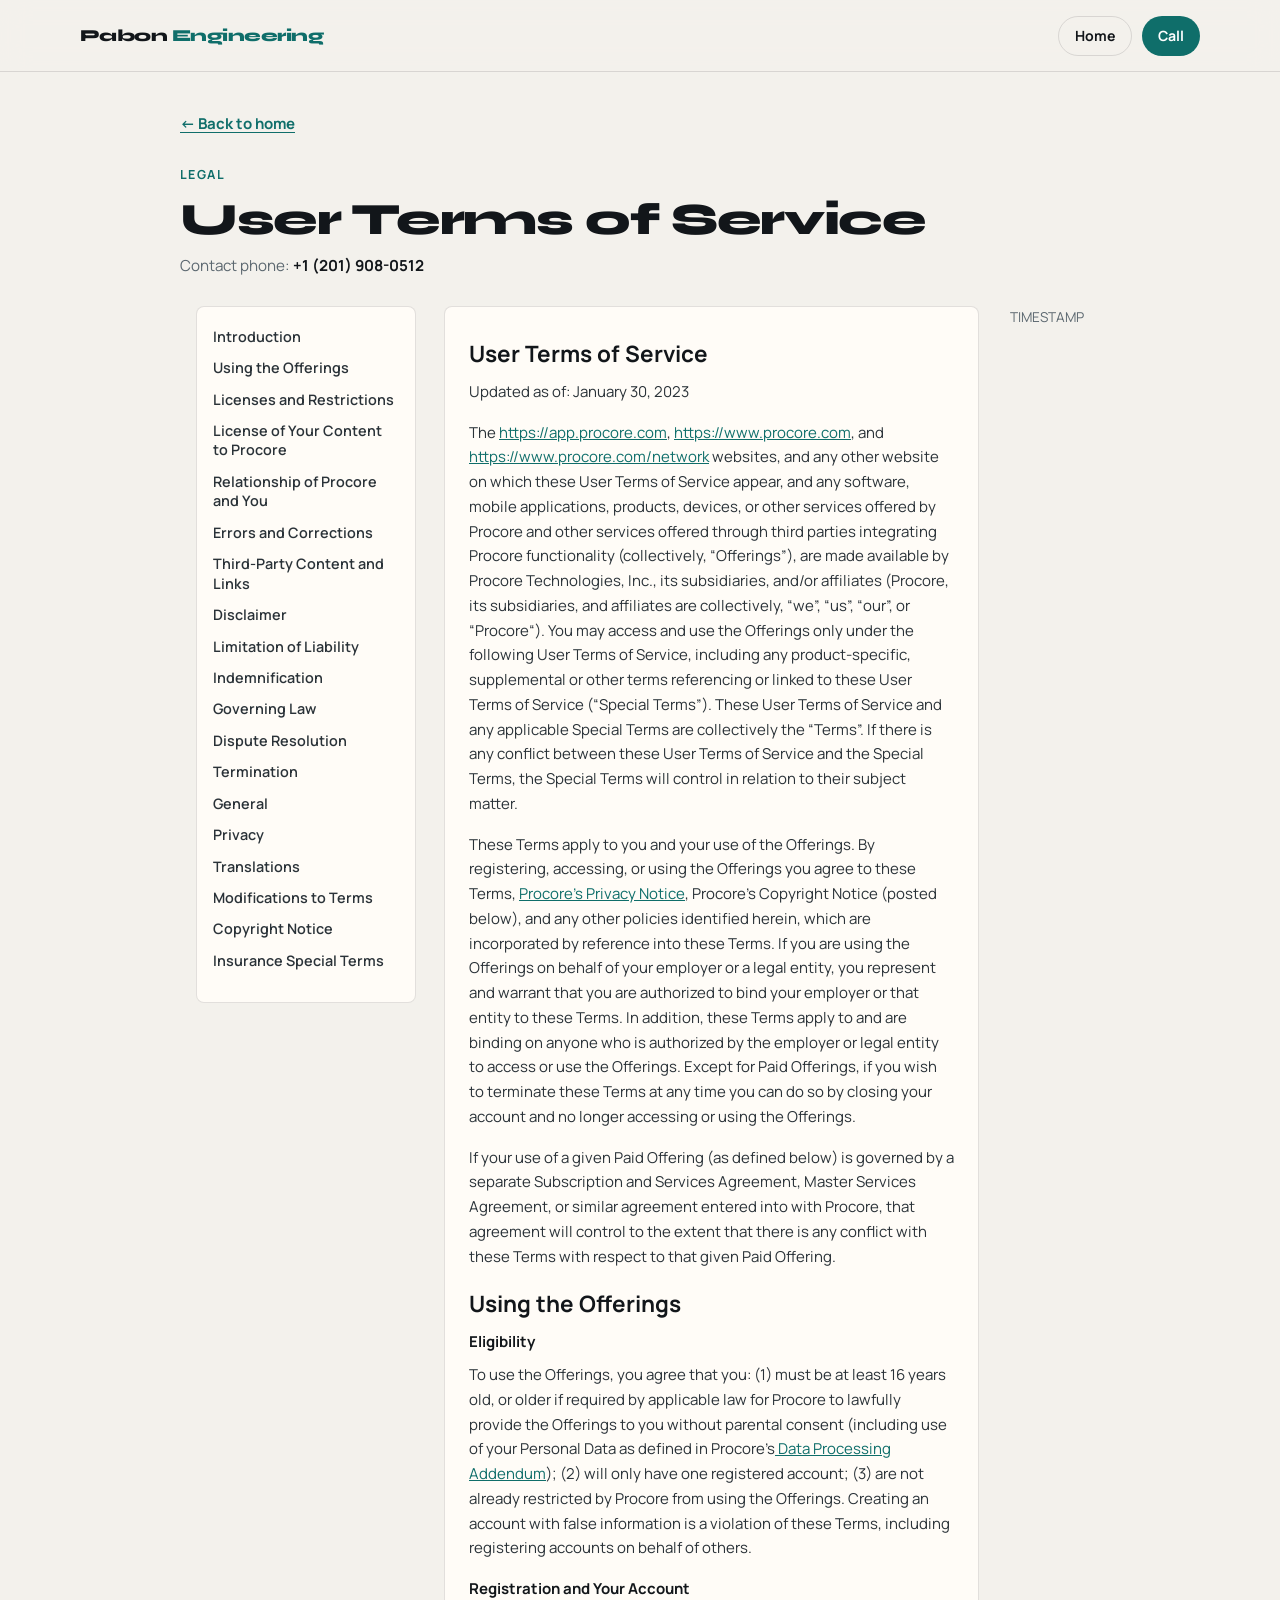
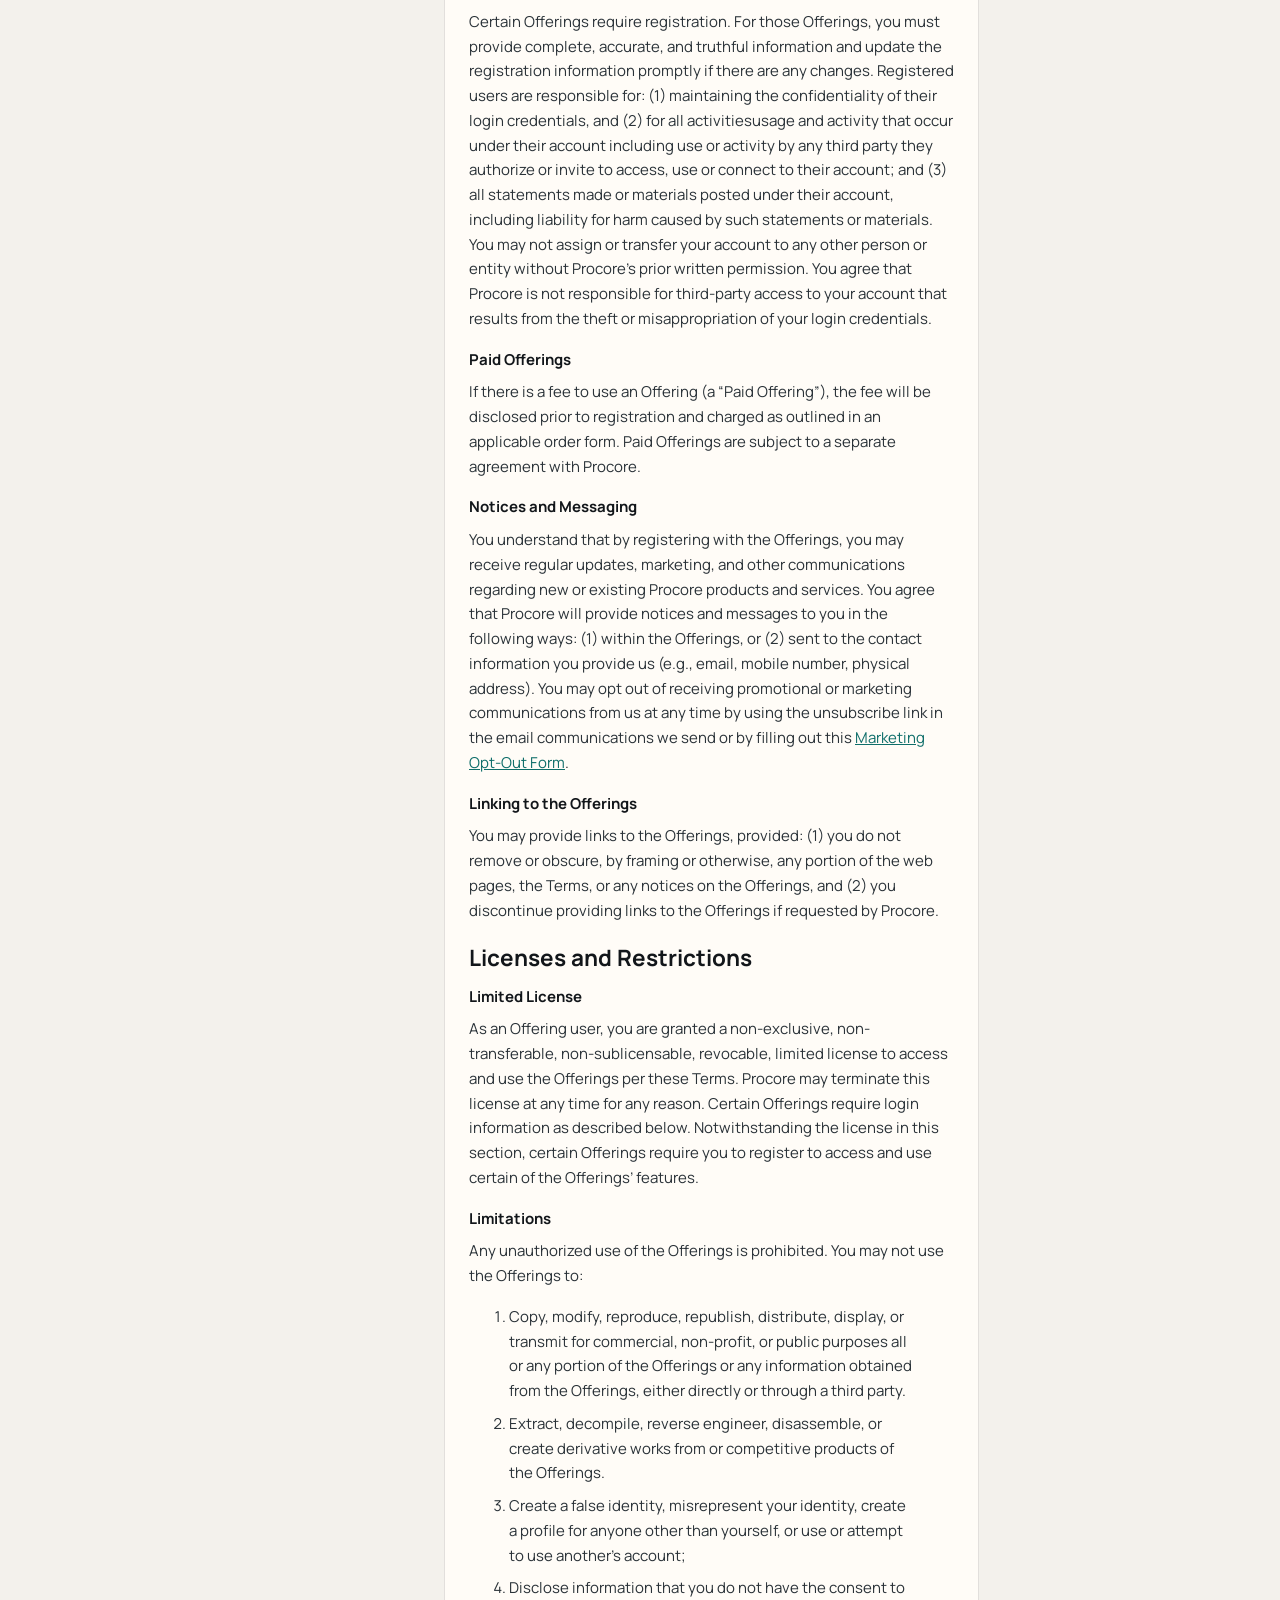
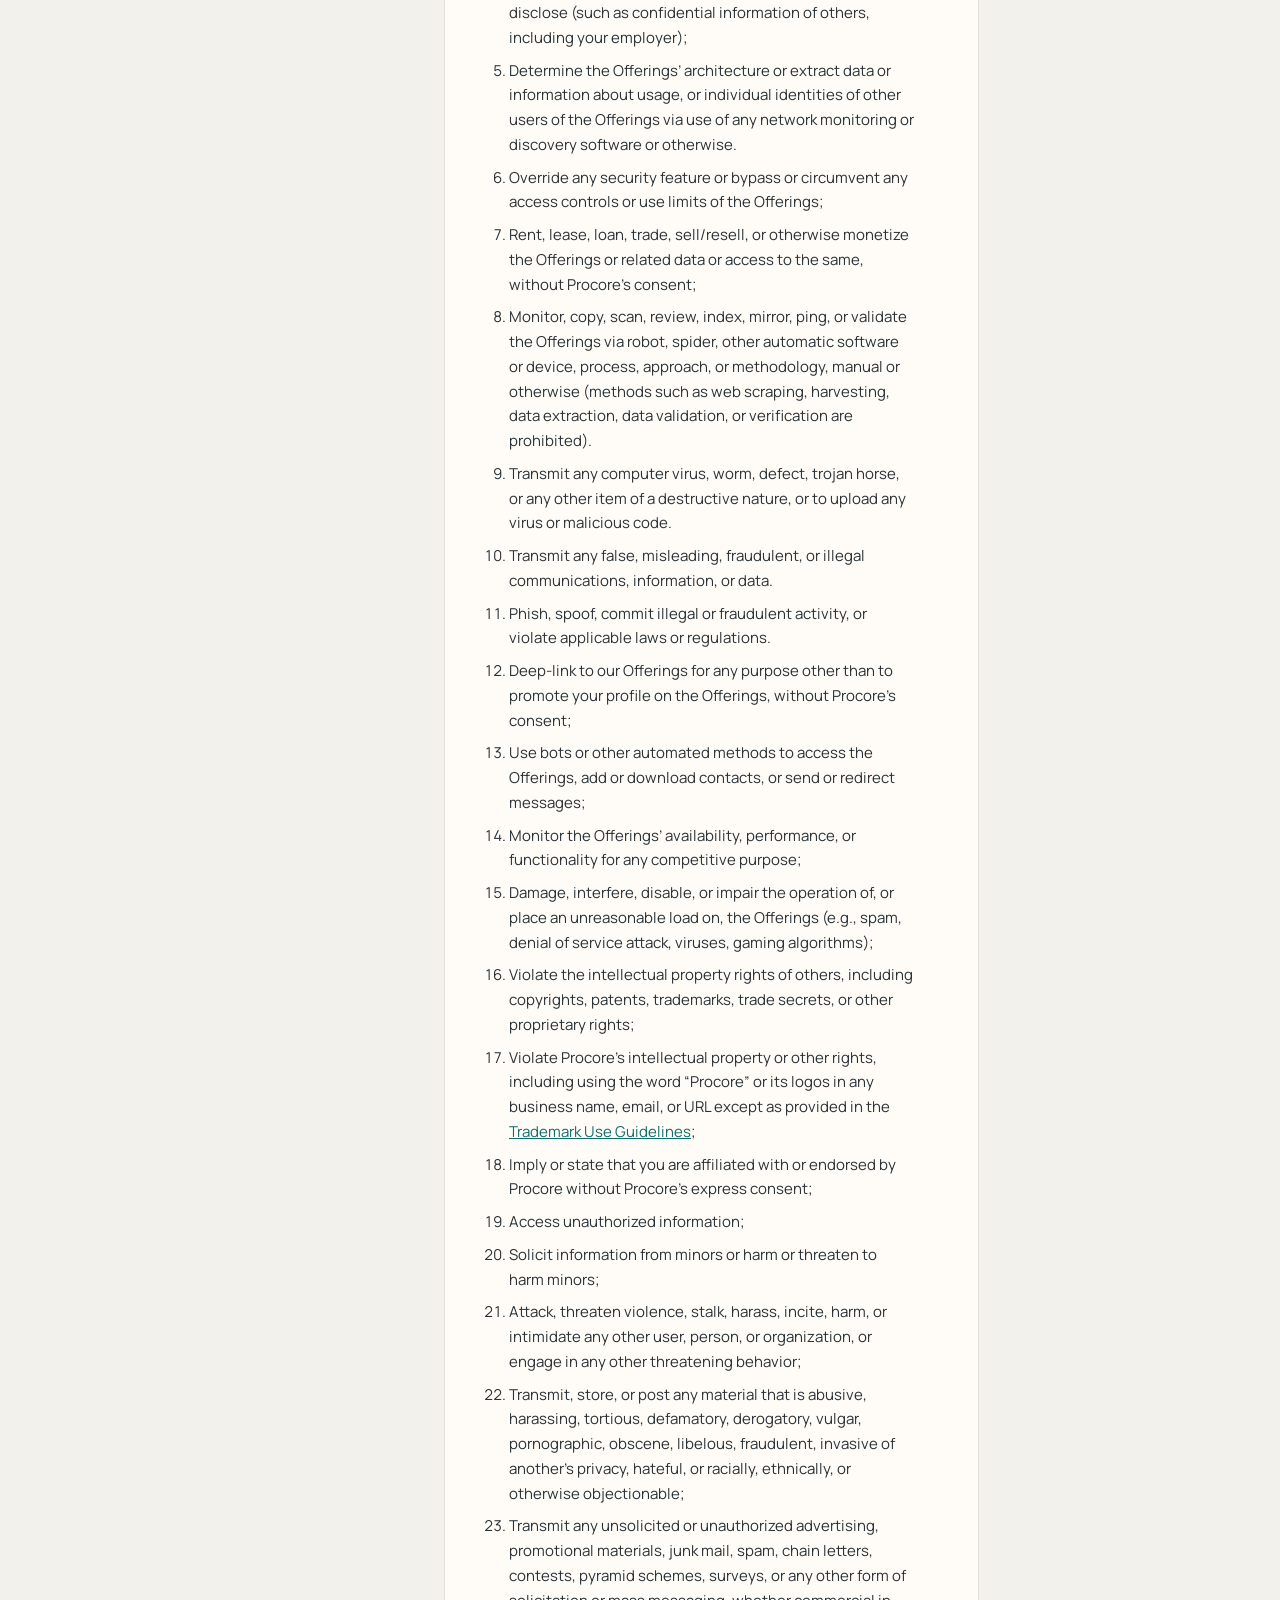
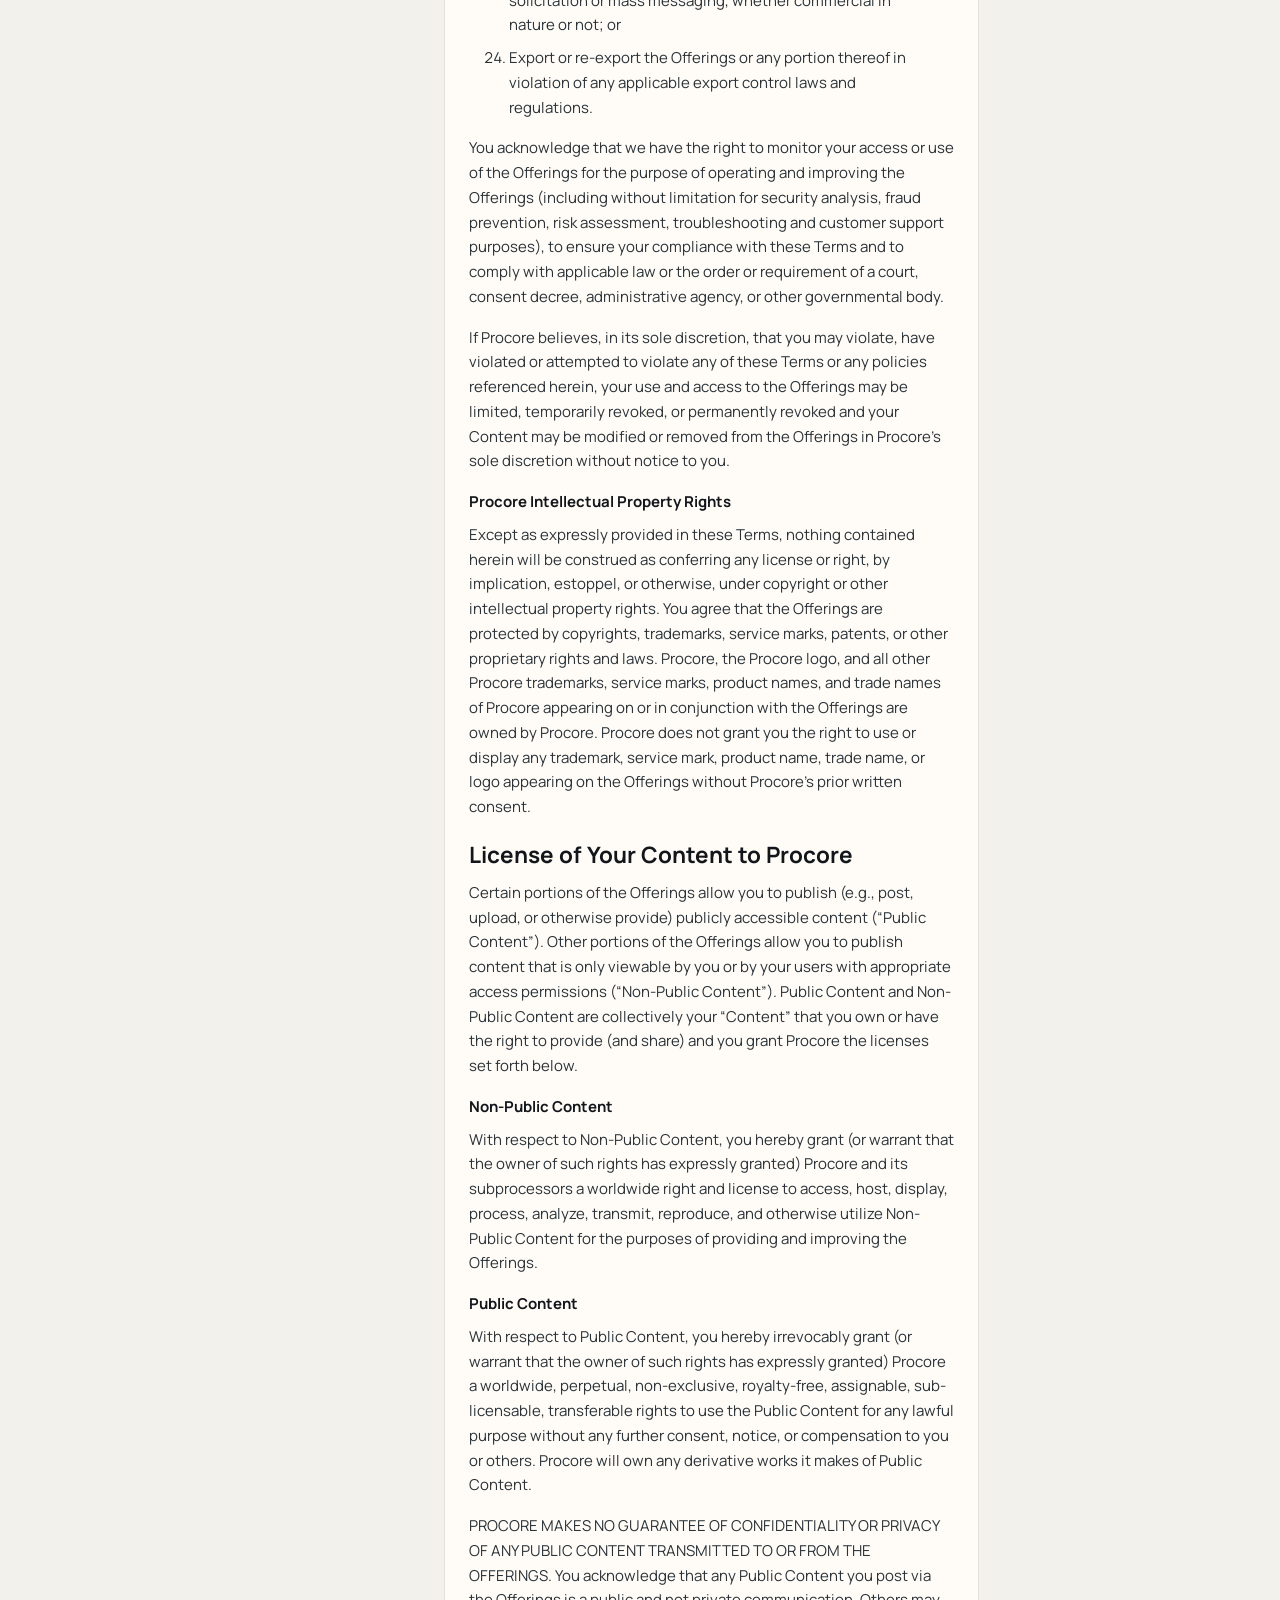
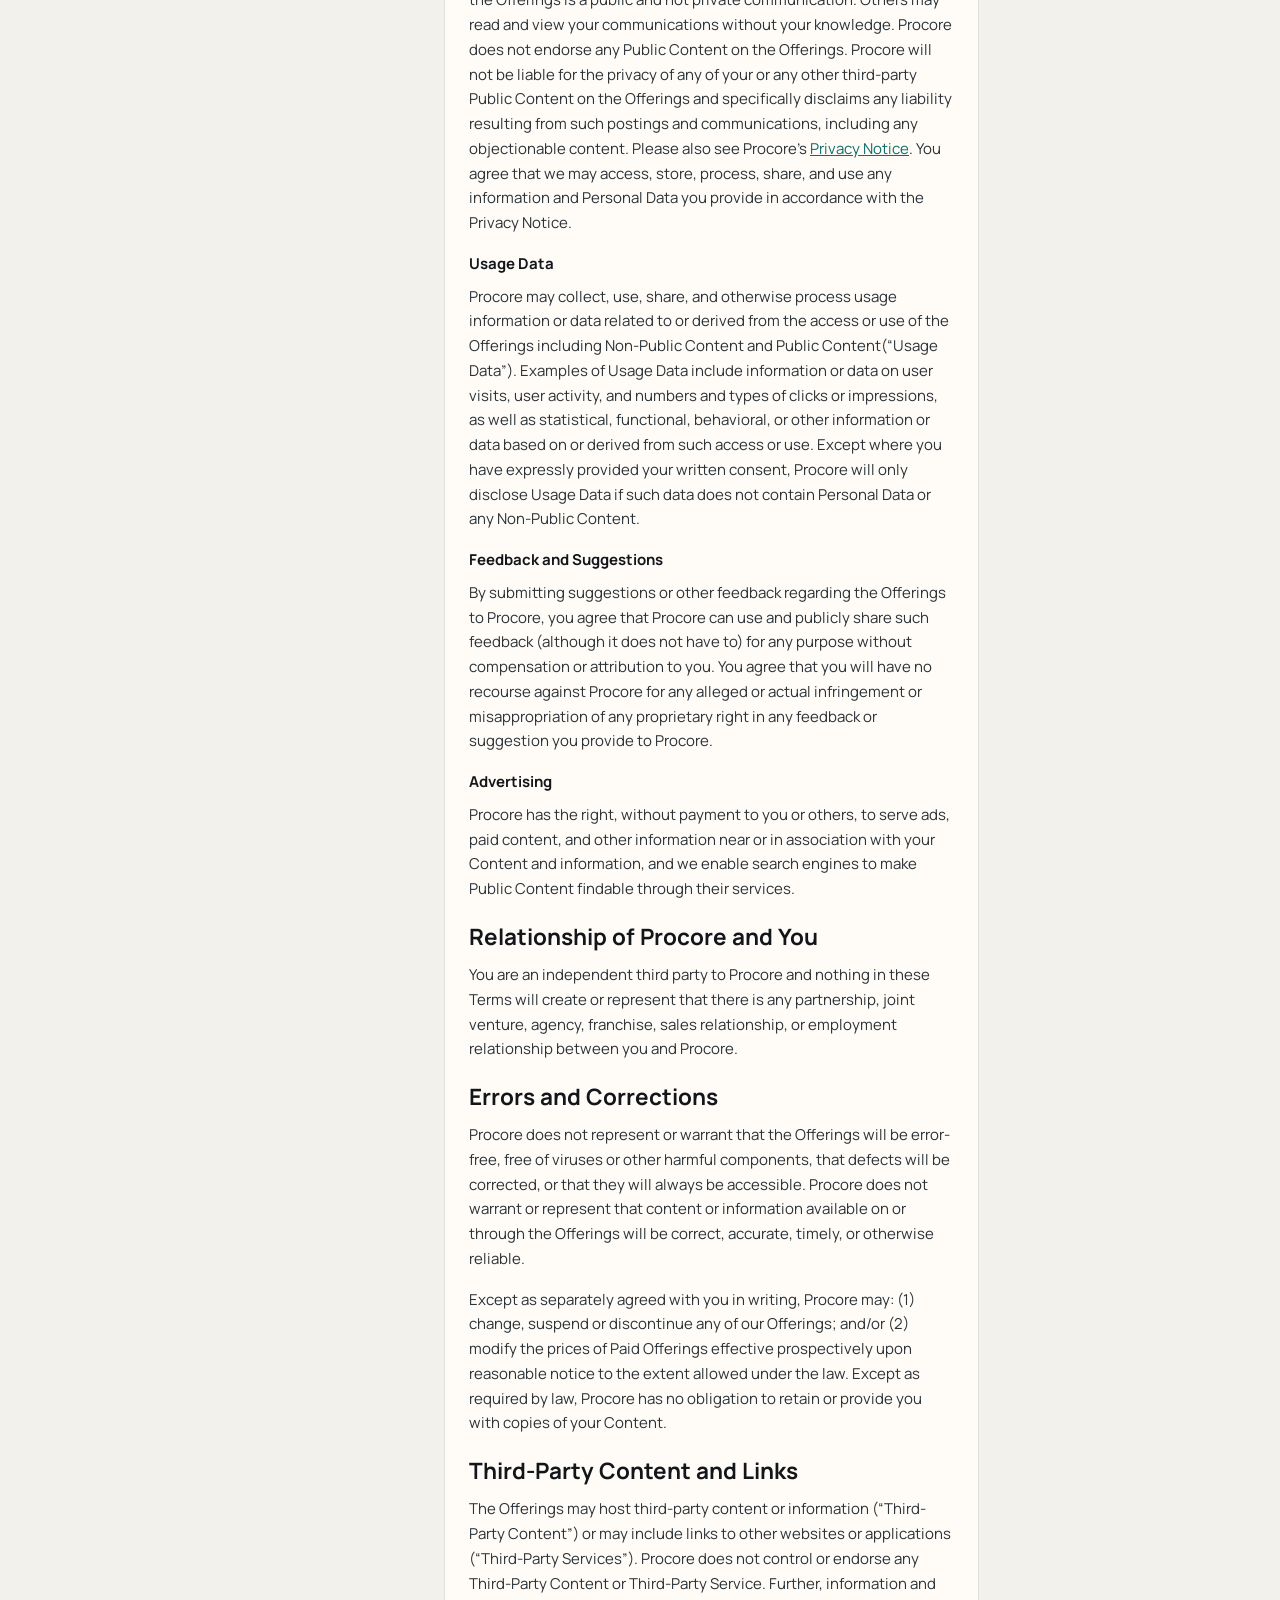
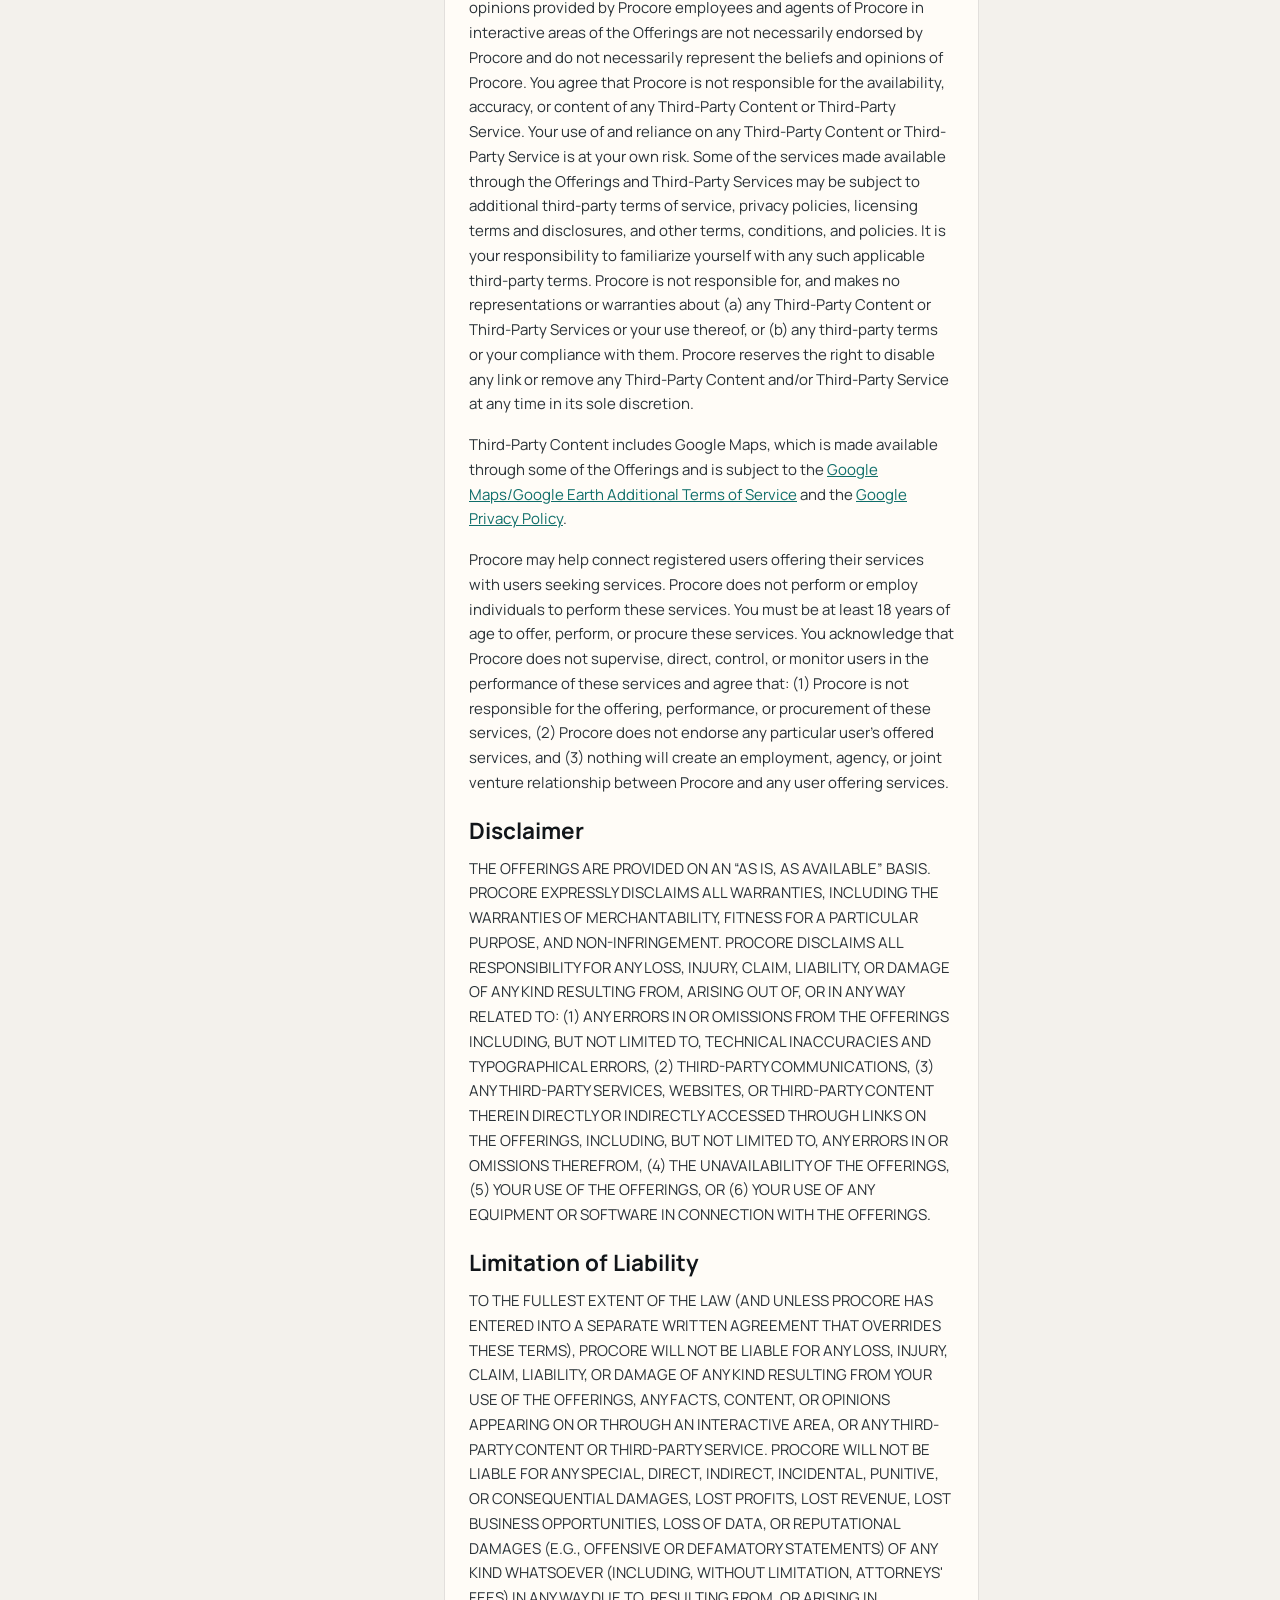
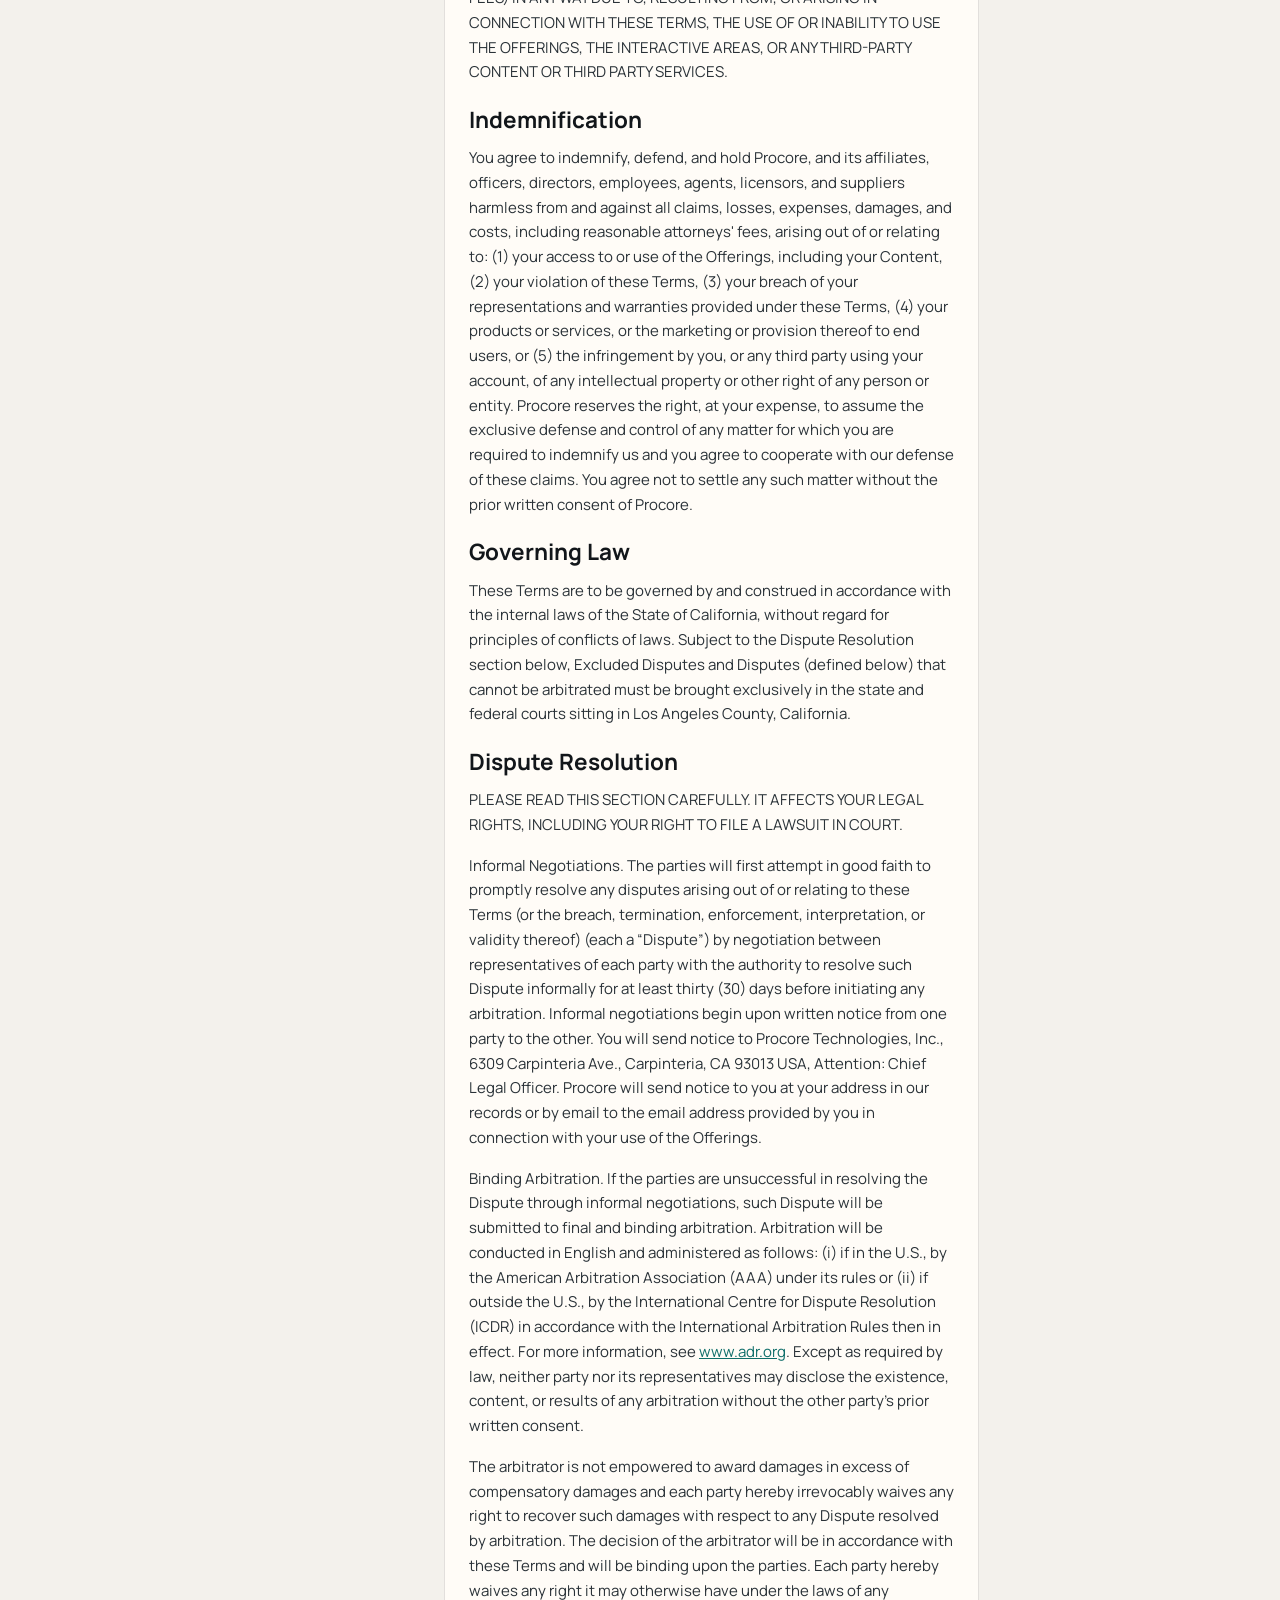
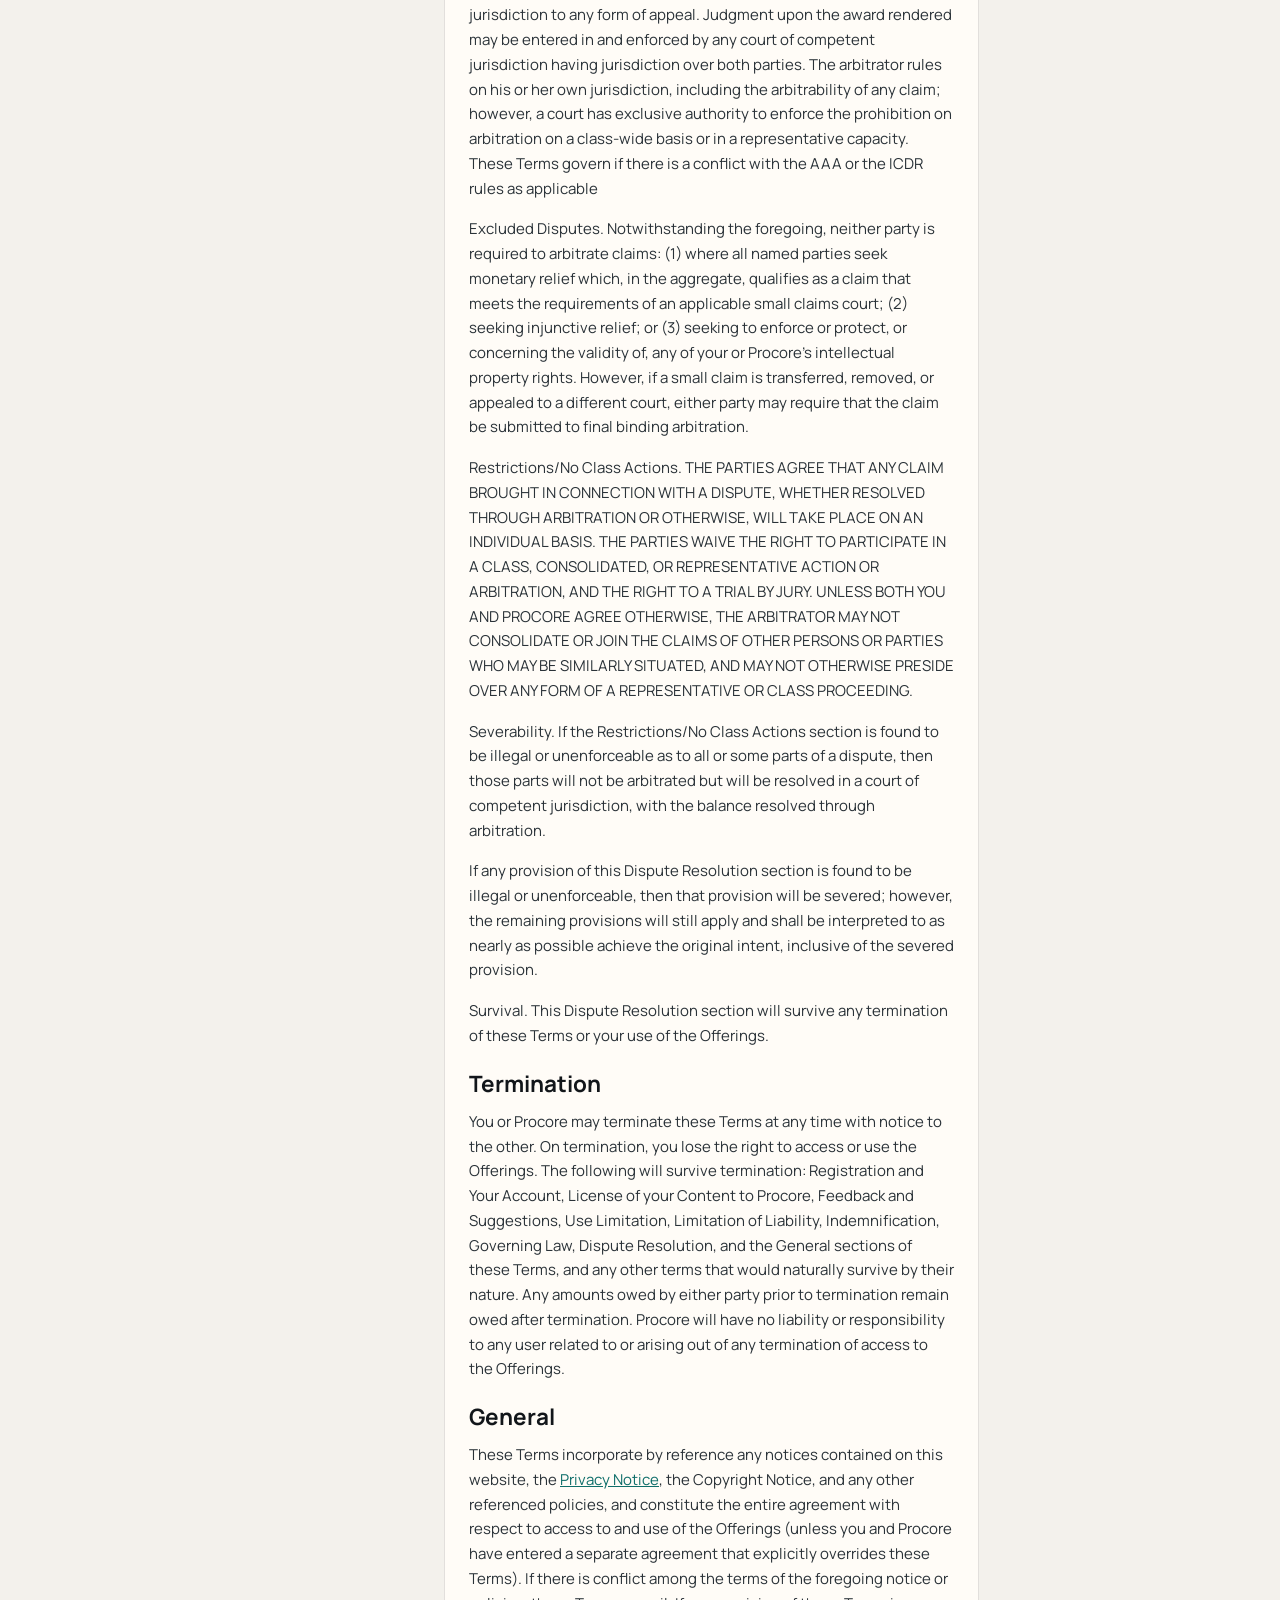
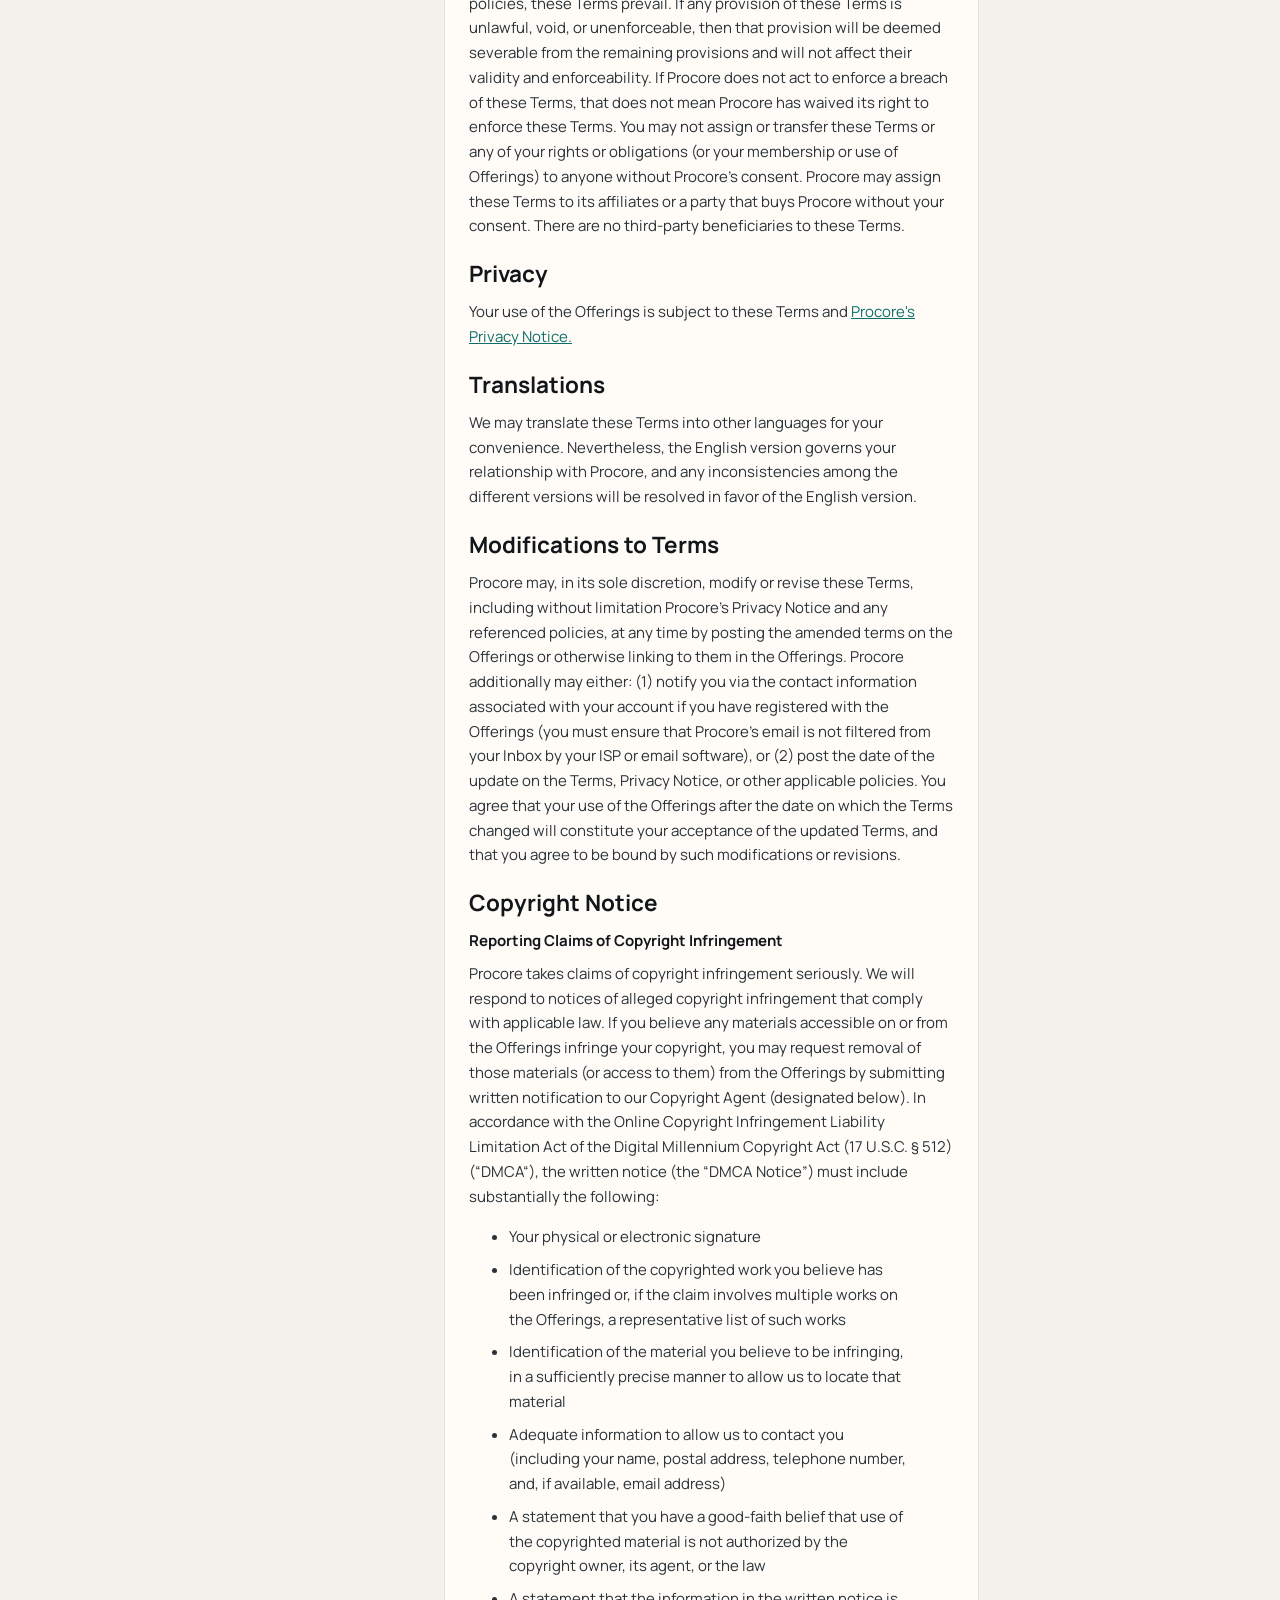
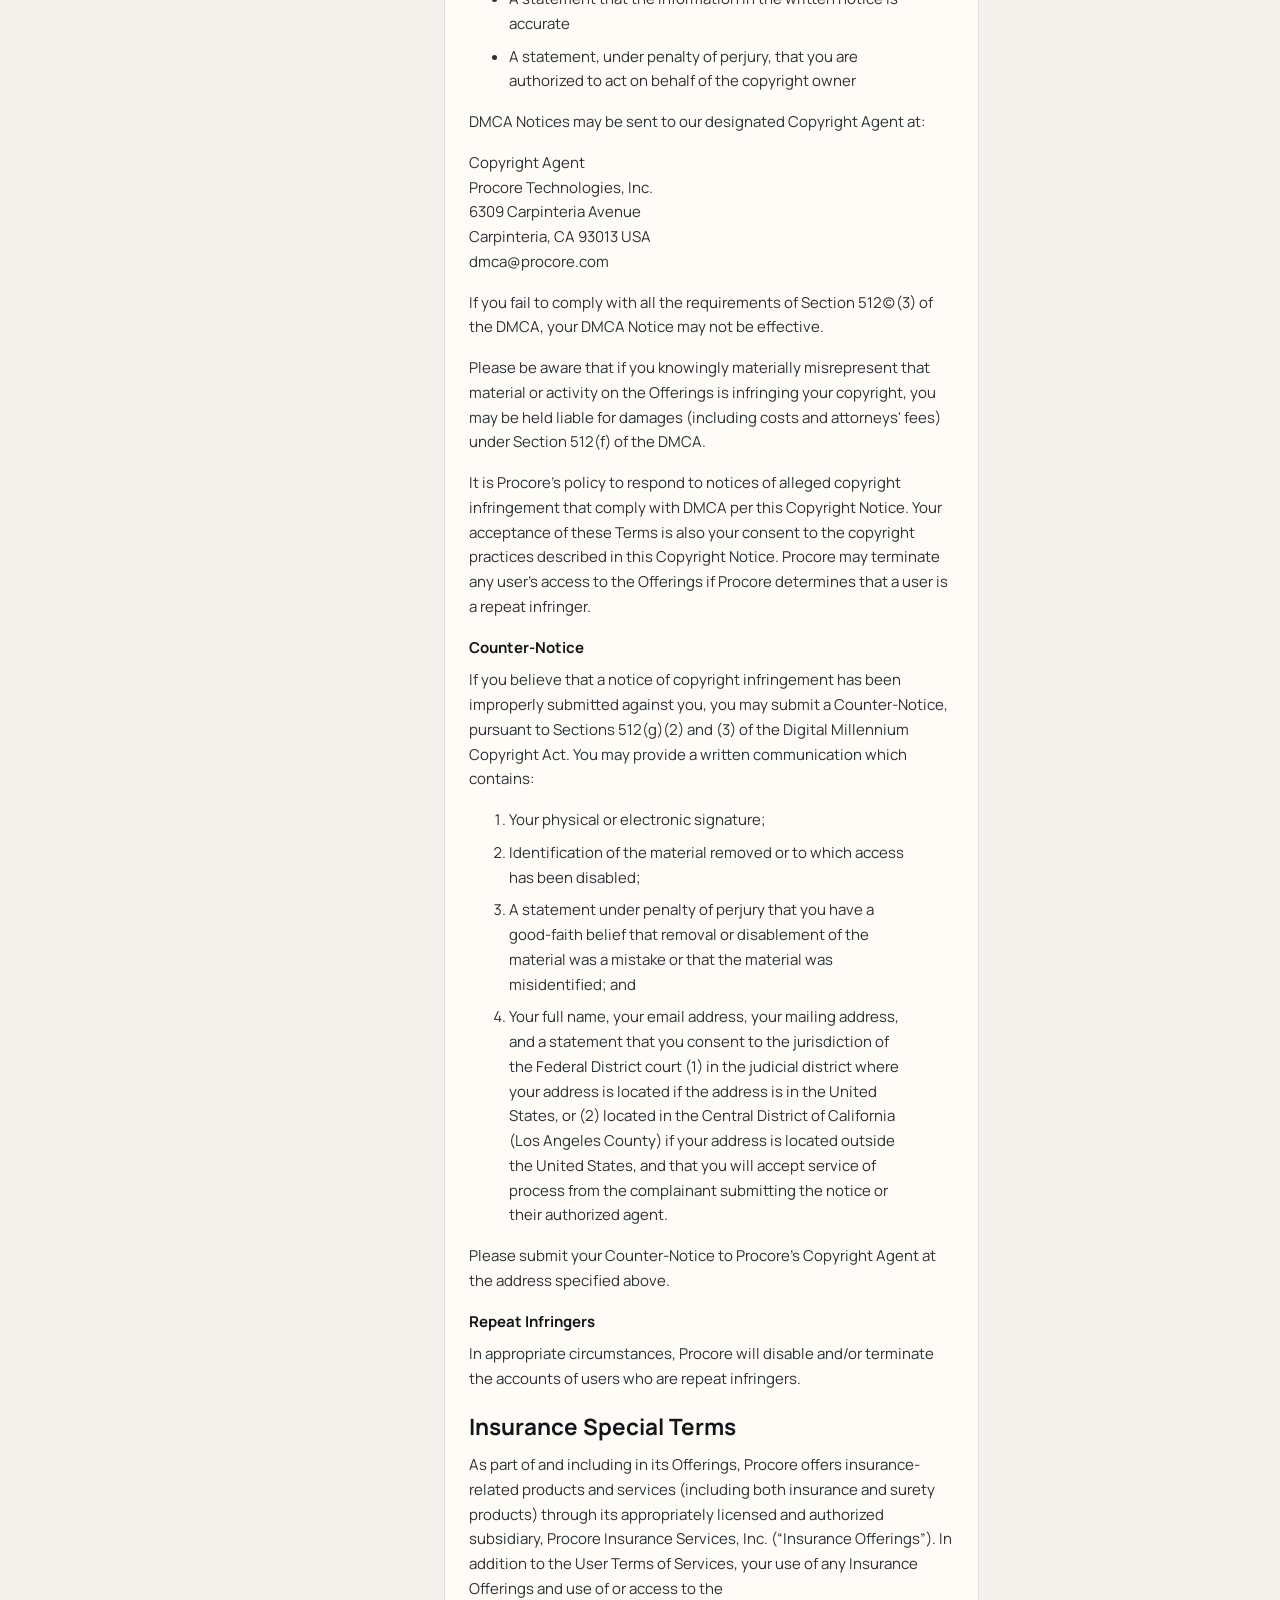
<file: terms.html>
<!DOCTYPE html>
<html lang="en-US">
<head>
  <meta charset="UTF-8" />
  <meta name="viewport" content="width=device-width, initial-scale=1, viewport-fit=cover" />
  <title>Terms of Service | Pabon Engineering, Inc.</title>
  <meta name="description" content="User Terms of Service for Pabon Engineering, Inc. Contact +1 (201) 908-0512." />
  <link rel="icon" href="assets/favicon.ico" />
  <link rel="preconnect" href="https://fonts.googleapis.com" />
  <link rel="preconnect" href="https://fonts.gstatic.com" crossorigin />
  <link href="https://fonts.googleapis.com/css2?family=Manrope:wght@400;500;600;700&family=Syne:wght@600;700;800&display=swap" rel="stylesheet" />
  <link rel="stylesheet" href="assets/legal/otnotice-core.css" />
  <link rel="stylesheet" href="assets/legal/otnotice-layout-left-aligned-menu.css" />
  <style>
    :root {
      --ink: #12161a;
      --ink-soft: #2a3238;
      --muted: #5c6870;
      --paper: #f3f1ec;
      --white: #fffcf7;
      --teal: #0f6e6a;
      --teal-deep: #0a4f4c;
      --line: rgba(18, 22, 26, 0.12);
      --link: #0f6e6a;
      --header-h: 72px;
    }
    * { box-sizing: border-box; }
    html { -webkit-text-size-adjust: 100%; scroll-behavior: smooth; }
    body {
      margin: 0;
      width: 100%;
      overflow-x: hidden;
      font-family: "Manrope", sans-serif;
      color: var(--ink);
      background: var(--paper);
      font-size: 15px;
      line-height: 1.65;
      -webkit-font-smoothing: antialiased;
    }
    a { color: inherit; text-decoration: none; }
    img { display: block; max-width: 100%; height: auto; }
    p { margin: 0; }

    .site-header {
      position: sticky; top: 0; z-index: 200;
      height: var(--header-h);
      display: flex; align-items: center;
      background: rgba(243, 241, 236, 0.92);
      -webkit-backdrop-filter: blur(14px);
      backdrop-filter: blur(14px);
      border-bottom: 1px solid var(--line);
    }
    .header-inner {
      width: min(1120px, calc(100% - 40px));
      margin: 0 auto;
      display: flex; align-items: center; justify-content: space-between; gap: 16px;
    }
    .wordmark {
      font-family: "Syne", sans-serif;
      font-weight: 800;
      font-size: 1.05rem;
      letter-spacing: -0.03em;
    }
    .wordmark span { color: var(--teal); }
    .header-actions { display: flex; gap: 10px; align-items: center; flex-wrap: wrap; }
    .btn {
      display: inline-flex; align-items: center; justify-content: center;
      min-height: 40px; padding: 0 16px; border-radius: 999px;
      font-weight: 700; font-size: 0.88rem;
    }
    .btn-primary { background: var(--teal); color: #fff; }
    .btn-primary:hover { background: var(--teal-deep); }
    .btn-ghost { background: transparent; border: 1px solid var(--line); color: var(--ink); }

    .legal-wrap {
      width: min(920px, calc(100% - 40px));
      margin: 0 auto;
      padding: 40px 0 80px;
    }
    .legal-kicker {
      margin: 0 0 10px;
      font-size: 0.78rem;
      font-weight: 700;
      letter-spacing: 0.12em;
      text-transform: uppercase;
      color: var(--teal);
    }
    .legal-main-title {
      margin: 0 0 8px;
      font-family: "Syne", sans-serif;
      font-size: clamp(2rem, 4vw, 2.8rem);
      font-weight: 800;
      letter-spacing: -0.03em;
      line-height: 1.1;
    }
    .legal-phone {
      margin: 0 0 28px;
      color: var(--muted);
      font-size: 0.95rem;
    }
    .legal-phone strong { color: var(--ink); }
    .back-home {
      display: inline-block;
      margin-bottom: 28px;
      color: var(--teal);
      font-weight: 700;
      text-decoration: underline;
      text-underline-offset: 3px;
    }

    #otnotice-host { position: relative; width: 100%; min-height: 200px; }
    .otnotice-content {
      display: flex;
      align-items: flex-start;
      gap: 28px;
      width: 100%;
    }
    .otnotice-menu {
      position: sticky !important;
      top: calc(var(--header-h) + 16px) !important;
      left: auto !important;
      width: 220px !important;
      max-width: 220px !important;
      flex: 0 0 220px;
      margin: 0 !important;
      max-height: calc(100vh - 120px) !important;
      background: var(--white) !important;
      border: 1px solid var(--line) !important;
      box-shadow: none !important;
      border-radius: 8px;
      padding: 20px 16px !important;
      overflow-y: auto;
    }
    .otnotice-menu > .otnotice-menu-section {
      width: auto !important;
      margin-bottom: 12px !important;
      font-family: "Manrope", sans-serif !important;
      font-size: 0.9rem !important;
      font-weight: 600 !important;
      line-height: 1.35 !important;
    }
    .otnotice-menu > .otnotice-menu-section a {
      color: var(--ink-soft) !important;
    }
    .otnotice-menu > .otnotice-menu-section a:hover { color: var(--teal) !important; }
    .otnotice-sections {
      flex: 1 1 auto;
      min-width: 0;
      margin: 0 !important;
      background: var(--white);
      border: 1px solid var(--line);
      border-radius: 8px;
      padding: 28px 24px 40px;
    }
    .otnotice-sections > .otnotice-section > h2.otnotice-section-header,
    .otnotice-sections > .otnotice-section > .otnotice-section-content {
      margin-left: 0 !important;
    }
    .otnotice-section-header {
      font-family: "Syne", sans-serif !important;
      color: var(--ink) !important;
      font-size: 1.15rem !important;
    }
    .otnotice-section-content p,
    .otnotice-section-content li {
      font-weight: 400;
      color: var(--ink-soft);
    }
    .otnotice-section-content a { color: var(--link); text-decoration: underline; }
    .otnotice-version {
      float: none !important;
      margin: 0 0 20px auto !important;
      text-align: right;
      color: var(--muted);
      font-size: 0.85rem;
    }

    .site-footer {
      background: var(--ink);
      color: rgba(255,255,255,0.65);
      padding: 28px 0 40px;
    }
    .footer-inner {
      width: min(1120px, calc(100% - 40px));
      margin: 0 auto;
      display: flex; flex-wrap: wrap; gap: 16px 28px;
      align-items: center; justify-content: space-between;
      font-size: 0.9rem;
    }
    .footer-links { display: flex; flex-wrap: wrap; gap: 16px 22px; }
    .footer-links a:hover { color: #fff; }

    @media (max-width: 860px) {
      .otnotice-content { flex-direction: column; gap: 16px; }
      .otnotice-menu {
        position: relative !important;
        top: 0 !important;
        width: 100% !important;
        max-width: none !important;
        flex: 1 1 auto;
        max-height: none !important;
      }
      .legal-wrap { width: calc(100% - 28px); padding-top: 28px; }
      .header-inner, .footer-inner { width: calc(100% - 28px); }
    }

  </style>
</head>
<body>
  <header class="site-header">
    <div class="header-inner">
      <a class="wordmark" href="index.html">Pabon <span>Engineering</span></a>
      <div class="header-actions">
        <a class="btn btn-ghost" href="index.html">Home</a>
        <a class="btn btn-primary" href="tel:+12019080512">Call</a>
      </div>
    </div>
  </header>
  <main class="legal-wrap">
    <a class="back-home" href="index.html">← Back to home</a>
    <p class="legal-kicker">Legal</p>
    <h1 class="legal-main-title">User Terms of Service</h1>
    <p class="legal-phone">Contact phone: <strong>+1 (201) 908-0512</strong></p>
    <div id="otnotice-host" class="otnotice">
      <div class="otnotice-content"><ul class="otnotice-menu"><li class="otnotice-menu-section"><a href="#otnotice-section-5bd8fd6b-4017-47b4-b325-2a5abdffbf46">Introduction</a></li><li class="otnotice-menu-section"><a href="#otnotice-section-2bf2963f-d199-4683-ad2a-12db075d332a">Using the Offerings</a></li><li class="otnotice-menu-section"><a href="#otnotice-section-33ad6015-1efc-4b17-a172-8eacdaa4ba51">Licenses and Restrictions</a></li><li class="otnotice-menu-section"><a href="#otnotice-section-9c498815-02b3-46f3-97f1-735912132e5c">License of Your Content to Procore</a></li><li class="otnotice-menu-section"><a href="#otnotice-section-90927be5-ff78-4598-b17f-066588fd0d7b">Relationship of Procore and You</a></li><li class="otnotice-menu-section"><a href="#otnotice-section-b787d3f5-760b-4c5f-9487-caa83f299c15">Errors and Corrections</a></li><li class="otnotice-menu-section"><a href="#otnotice-section-7e810d16-4940-459e-a580-1ef500e4e7f1">Third-Party Content and Links</a></li><li class="otnotice-menu-section"><a href="#otnotice-section-48c8e11a-7779-44c4-ae53-63a5939c7bed">Disclaimer</a></li><li class="otnotice-menu-section"><a href="#otnotice-section-bd6a2080-3d5a-4dd0-b722-bf9a9d2dec77">Limitation of Liability</a></li><li class="otnotice-menu-section"><a href="#otnotice-section-a67a7e9f-8438-4af4-aadd-52b649dc6885">Indemnification</a></li><li class="otnotice-menu-section"><a href="#otnotice-section-ca8450b1-4325-4552-bd47-4f324b819bcb">Governing Law</a></li><li class="otnotice-menu-section"><a href="#otnotice-section-7d8c0122-0fbc-4415-ae8c-62a019c5a047">Dispute Resolution</a></li><li class="otnotice-menu-section"><a href="#otnotice-section-e36a266f-218c-424b-ac0f-cda897cb50dd">Termination</a></li><li class="otnotice-menu-section"><a href="#otnotice-section-06ebe3ea-8b1d-479c-ad41-c521ad65a3f3">General</a></li><li class="otnotice-menu-section"><a href="#otnotice-section-977edf55-af4b-4f3f-99b7-2a635bf047fc">Privacy</a></li><li class="otnotice-menu-section"><a href="#otnotice-section-7844762d-8fc2-41e8-b4d2-d50ffbd7477d">Translations</a></li><li class="otnotice-menu-section"><a href="#otnotice-section-feb17073-ca39-4cb8-96bc-7d14ec8607d2">Modifications to Terms</a></li><li class="otnotice-menu-section"><a href="#otnotice-section-2a1362f0-a330-44a3-879d-41bc55697cfa">Copyright Notice</a></li><li class="otnotice-menu-section"><a href="#otnotice-section-d8177093-04f2-449e-8df4-9f7376aa4f26">Insurance Special Terms</a></li></ul><div class="otnotice-sections"><section class="otnotice-section" id="otnotice-section-5bd8fd6b-4017-47b4-b325-2a5abdffbf46"><div class="otnotice-section-content"><h1>User Terms of Service</h1><p>Updated as of: January 30, 2023</p><p>The <a href="#">https://app.procore.com</a>, <a href="#">https://www.procore.com</a>, and <a href="#">https://www.procore.com/network</a> websites, and any other website on which these User Terms of Service appear, and any software, mobile applications, products, devices, or other services offered by Procore and other services offered through third parties integrating Procore functionality (collectively, “Offerings”), are made available by Procore Technologies, Inc., its subsidiaries, and/or affiliates (Procore, its subsidiaries, and affiliates are collectively, “we”, “us”, “our”, or “Procore“). You may access and use the Offerings only under the following User Terms of Service, including any product-specific, supplemental or other terms referencing or linked to these User Terms of Service (“Special Terms”). These User Terms of Service and any applicable Special Terms are collectively the “Terms”. If there is any conflict between these User Terms of Service and the Special Terms, the Special Terms will control in relation to their subject matter.</p><p>These Terms apply to you and your use of the Offerings. By registering, accessing, or using the Offerings you agree to these Terms, <a href="#">Procore's Privacy Notice</a>, Procore's Copyright Notice (posted below), and any other policies identified herein, which are incorporated by reference into these Terms. If you are using the Offerings on behalf of your employer or a legal entity, you represent and warrant that you are authorized to bind your employer or that entity to these Terms. In addition, these Terms apply to and are binding on anyone who is authorized by the employer or legal entity to access or use the Offerings. Except for Paid Offerings, if you wish to terminate these Terms at any time you can do so by closing your account and no longer accessing or using the Offerings.</p><p>If your use of a given Paid Offering (as defined below) is governed by a separate Subscription and Services Agreement, Master Services Agreement, or similar agreement entered into with Procore, that agreement will control to the extent that there is any conflict with these Terms with respect to that given Paid Offering.</p></div></section><section class="otnotice-section" id="otnotice-section-2bf2963f-d199-4683-ad2a-12db075d332a"><div class="otnotice-section-content"><h2>Using the Offerings</h2><h4>Eligibility</h4><p>To use the Offerings, you agree that you: (1) must be at least 16 years old, or older if required by applicable law for Procore to lawfully provide the Offerings to you without parental consent (including use of your Personal Data as defined in Procore’s<a href="#">&nbsp;Data Processing Addendum</a>); (2) will only have one registered account; (3) are not already restricted by Procore from using the Offerings. Creating an account with false information is a violation of these Terms, including registering accounts on behalf of others.</p><h4>Registration and Your Account</h4><p>Certain Offerings require registration. For those Offerings, you must provide complete, accurate, and truthful information and update the registration information promptly if there are any changes. Registered users are responsible for: (1) maintaining the confidentiality of their login credentials, and (2) for all activitiesusage and activity that occur under their account including use or activity by any third party they authorize or invite to access, use or connect to their account; and (3) all statements made or materials posted under their account, including liability for harm caused by such statements or materials. You may not assign or transfer your account to any other person or entity without Procore’s prior written permission. You agree that Procore is not responsible for third-party access to your account that results from the theft or misappropriation of your login credentials.</p><h4>Paid Offerings</h4><p>If there is a fee to use an Offering (a “Paid Offering”), the fee will be disclosed prior to registration and charged as outlined in an applicable order form. Paid Offerings are subject to a separate agreement with Procore.</p><h4>Notices and Messaging</h4><p>You understand that by registering with the Offerings, you may receive regular updates, marketing, and other communications regarding new or existing Procore products and services. You agree that Procore will provide notices and messages to you in the following ways: (1) within the Offerings, or (2) sent to the contact information you provide us (e.g., email, mobile number, physical address). You may opt out of receiving promotional or marketing communications from us at any time by using the unsubscribe link in the email communications we send or by filling out this <a href="#">Marketing Opt-Out Form</a>.</p><h4>Linking to the Offerings</h4><p>You may provide links to the Offerings, provided: (1) you do not remove or obscure, by framing or otherwise, any portion of the web pages, the Terms, or any notices on the Offerings, and (2) you discontinue providing links to the Offerings if requested by Procore.</p></div></section><section class="otnotice-section" id="otnotice-section-33ad6015-1efc-4b17-a172-8eacdaa4ba51"><div class="otnotice-section-content"><h2>Licenses and Restrictions</h2><h4>Limited License</h4><p>As an Offering user, you are granted a non-exclusive, non-transferable, non-sublicensable, revocable, limited license to access and use the Offerings per these Terms. Procore may terminate this license at any time for any reason. Certain Offerings require login information as described below. Notwithstanding the license in this section, certain Offerings require you to register to access and use certain of the Offerings’ features.</p><h4>Limitations</h4><p>Any unauthorized use of the Offerings is prohibited. You may not use the Offerings to:</p><ol class="ol-default"><li>Copy, modify, reproduce, republish, distribute, display, or transmit for commercial, non-profit, or public purposes all or any portion of the Offerings or any information obtained from the Offerings, either directly or through a third party.</li><li>Extract, decompile, reverse engineer, disassemble, or create derivative works from or competitive products of the Offerings.</li><li>Create a false identity, misrepresent your identity, create a profile for anyone other than yourself, or use or attempt to use another’s account;</li><li>Disclose information that you do not have the consent to disclose (such as confidential information of others, including your employer);</li><li>Determine the Offerings’ architecture or extract data or information about usage, or individual identities of other users of the Offerings via use of any network monitoring or discovery software or otherwise.</li><li>Override any security feature or bypass or circumvent any access controls or use limits of the Offerings;</li><li>Rent, lease, loan, trade, sell/resell, or otherwise monetize the Offerings or related data or access to the same, without Procore’s consent;</li><li>Monitor, copy, scan, review, index, mirror, ping, or validate the Offerings via robot, spider, other automatic software or device, process, approach, or methodology, manual or otherwise (methods such as web scraping, harvesting, data extraction, data validation, or verification are prohibited).</li><li>Transmit any computer virus, worm, defect, trojan horse, or any other item of a destructive nature, or to upload any virus or malicious code.</li><li>Transmit any false, misleading, fraudulent, or illegal communications, information, or data.</li><li>Phish, spoof, commit illegal or fraudulent activity, or violate applicable laws or regulations.</li><li>Deep-link to our Offerings for any purpose other than to promote your profile on the Offerings, without Procore’s consent;</li><li>Use bots or other automated methods to access the Offerings, add or download contacts, or send or redirect messages;</li><li>Monitor the Offerings’ availability, performance, or functionality for any competitive purpose;</li><li>Damage, interfere, disable, or impair the operation of, or place an unreasonable load on, the Offerings (e.g., spam, denial of service attack, viruses, gaming algorithms);</li><li>Violate the intellectual property rights of others, including copyrights, patents, trademarks, trade secrets, or other proprietary rights;</li><li>Violate Procore’s intellectual property or other rights, including using the word “Procore” or its logos in any business name, email, or URL except as provided in the <a href="#">Trademark Use Guidelines</a>;</li><li>Imply or state that you are affiliated with or endorsed by Procore without Procore’s express consent;</li><li>Access unauthorized information;</li><li>Solicit information from minors or harm or threaten to harm minors;</li><li>Attack, threaten violence, stalk, harass, incite, harm, or intimidate any other user, person, or organization, or engage in any other threatening behavior;</li><li>Transmit, store, or post any material that is abusive, harassing, tortious, defamatory, derogatory, vulgar, pornographic, obscene, libelous, fraudulent, invasive of another's privacy, hateful, or racially, ethnically, or otherwise objectionable;</li><li>Transmit any unsolicited or unauthorized advertising, promotional materials, junk mail, spam, chain letters, contests, pyramid schemes, surveys, or any other form of solicitation or mass messaging, whether commercial in nature or not; or</li><li>Export or re-export the Offerings or any portion thereof in violation of any applicable export control laws and regulations.</li></ol><p>You acknowledge that we have the right to monitor your access or use of the Offerings for the purpose of operating and improving the Offerings (including without limitation for security analysis, fraud prevention, risk assessment, troubleshooting and customer support purposes), to ensure your compliance with these Terms and to comply with applicable law or the order or requirement of a court, consent decree, administrative agency, or other governmental body.</p><p>If Procore believes, in its sole discretion, that you may violate, have violated or attempted to violate any of these Terms or any policies referenced herein, your use and access to the Offerings may be limited, temporarily revoked, or permanently revoked and your Content may be modified or removed from the Offerings in Procore’s sole discretion without notice to you.</p><h4>Procore Intellectual Property Rights</h4><p>Except as expressly provided in these Terms, nothing contained herein will be construed as conferring any license or right, by implication, estoppel, or otherwise, under copyright or other intellectual property rights. You agree that the Offerings are protected by copyrights, trademarks, service marks, patents, or other proprietary rights and laws. Procore, the Procore logo, and all other Procore trademarks, service marks, product names, and trade names of Procore appearing on or in conjunction with the Offerings are owned by Procore. Procore does not grant you the right to use or display any trademark, service mark, product name, trade name, or logo appearing on the Offerings without Procore's prior written consent.</p></div></section><section class="otnotice-section" id="otnotice-section-9c498815-02b3-46f3-97f1-735912132e5c"><div class="otnotice-section-content"><h2>License of Your Content to Procore</h2><p>Certain portions of the Offerings allow you to publish (e.g., post, upload, or otherwise provide) publicly accessible content (“Public Content”). Other portions of the Offerings allow you to publish content that is only viewable by you or by your users with appropriate access permissions (“Non-Public Content”). Public Content and Non-Public Content are collectively your “Content” that you own or have the right to provide (and share) and you grant Procore the licenses set forth below.</p><h4>Non-Public Content</h4><p>With respect to Non-Public Content, you hereby grant (or warrant that the owner of such rights has expressly granted) Procore and its subprocessors a worldwide right and license to access, host, display, process, analyze, transmit, reproduce, and otherwise utilize Non-Public Content for the purposes of providing and improving the Offerings.</p><h4>Public Content</h4><p>With respect to Public Content, you hereby irrevocably grant (or warrant that the owner of such rights has expressly granted) Procore a worldwide, perpetual, non-exclusive, royalty-free, assignable, sub-licensable, transferable rights to use the Public Content for any lawful purpose without any further consent, notice, or compensation to you or others. Procore will own any derivative works it makes of Public Content.</p><p>PROCORE MAKES NO GUARANTEE OF CONFIDENTIALITY OR PRIVACY OF ANY PUBLIC CONTENT TRANSMITTED TO OR FROM THE OFFERINGS. You acknowledge that any Public Content you post via the Offerings is a public and not private communication. Others may read and view your communications without your knowledge. Procore does not endorse any Public Content on the Offerings. Procore will not be liable for the privacy of any of your or any other third-party Public Content on the Offerings and specifically disclaims any liability resulting from such postings and communications, including any objectionable content. Please also see Procore's <a href="#">Privacy Notice</a>. You agree that we may access, store, process, share, and use any information and Personal Data you provide in accordance with the Privacy Notice.</p><h4>Usage Data</h4><p>Procore may collect, use, share, and otherwise process usage information or data related to or derived from the access or use of the Offerings including Non-Public Content and Public Content(“Usage Data”). Examples of Usage Data include information or data on user visits, user activity, and numbers and types of clicks or impressions, as well as statistical, functional, behavioral, or other information or data based on or derived from such access or use. Except where you have expressly provided your written consent, Procore will only disclose Usage Data if such data does not contain Personal Data or any Non-Public Content.</p><h4>Feedback and Suggestions</h4><p>By submitting suggestions or other feedback regarding the Offerings to Procore, you agree that Procore can use and publicly share such feedback (although it does not have to) for any purpose without compensation or attribution to you. You agree that you will have no recourse against Procore for any alleged or actual infringement or misappropriation of any proprietary right in any feedback or suggestion you provide to Procore.</p><h4>Advertising</h4><p>Procore has the right, without payment to you or others, to serve ads, paid content, and other information near or in association with your Content and information, and we enable search engines to make Public Content findable through their services.</p></div></section><section class="otnotice-section" id="otnotice-section-90927be5-ff78-4598-b17f-066588fd0d7b"><div class="otnotice-section-content"><h2>Relationship of Procore and You</h2><p>You are an independent third party to Procore and nothing in these Terms will create or represent that there is any partnership, joint venture, agency, franchise, sales relationship, or employment relationship between you and Procore.</p></div></section><section class="otnotice-section" id="otnotice-section-b787d3f5-760b-4c5f-9487-caa83f299c15"><div class="otnotice-section-content"><h2>Errors and Corrections</h2><p>Procore does not represent or warrant that the Offerings will be error-free, free of viruses or other harmful components, that defects will be corrected, or that they will always be accessible. Procore does not warrant or represent that content or information available on or through the Offerings will be correct, accurate, timely, or otherwise reliable.</p><p>Except as separately agreed with you in writing, Procore may: (1) change, suspend or discontinue any of our Offerings; and/or (2) modify the prices of Paid Offerings effective prospectively upon reasonable notice to the extent allowed under the law. Except as required by law, Procore has no obligation to retain or provide you with copies of your Content.</p></div></section><section class="otnotice-section" id="otnotice-section-7e810d16-4940-459e-a580-1ef500e4e7f1"><div class="otnotice-section-content"><h2>Third-Party Content and Links</h2><p>The Offerings may host third-party content or information (“Third-Party Content”) or may include links to other websites or applications (“Third-Party Services”). Procore does not control or endorse any Third-Party Content or Third-Party Service. Further, information and opinions provided by Procore employees and agents of Procore in interactive areas of the Offerings are not necessarily endorsed by Procore and do not necessarily represent the beliefs and opinions of Procore. You agree that Procore is not responsible for the availability, accuracy, or content of any Third-Party Content or Third-Party Service. Your use of and reliance on any Third-Party Content or Third-Party Service is at your own risk. Some of the services made available through the Offerings and Third-Party Services may be subject to additional third-party terms of service, privacy policies, licensing terms and disclosures, and other terms, conditions, and policies. It is your responsibility to familiarize yourself with any such applicable third-party terms. Procore is not responsible for, and makes no representations or warranties about (a) any Third-Party Content or Third-Party Services or your use thereof, or (b) any third-party terms or your compliance with them. Procore reserves the right to disable any link or remove any Third-Party Content and/or Third-Party Service at any time in its sole discretion.</p><p>Third-Party Content includes Google Maps, which is made available through some of the Offerings and is subject to the <a href="#">Google Maps/Google Earth Additional Terms of Service</a> and the <a href="#">Google Privacy Policy</a>.</p><p>Procore may help connect registered users offering their services with users seeking services. Procore does not perform or employ individuals to perform these services. You must be at least 18 years of age to offer, perform, or procure these services. You acknowledge that Procore does not supervise, direct, control, or monitor users in the performance of these services and agree that: (1) Procore is not responsible for the offering, performance, or procurement of these services, (2) Procore does not endorse any particular user’s offered services, and (3) nothing will create an employment, agency, or joint venture relationship between Procore and any user offering services.</p></div></section><section class="otnotice-section" id="otnotice-section-48c8e11a-7779-44c4-ae53-63a5939c7bed"><div class="otnotice-section-content"><h2>Disclaimer</h2><p>THE OFFERINGS ARE PROVIDED ON AN “AS IS, AS AVAILABLE” BASIS. PROCORE EXPRESSLY DISCLAIMS ALL WARRANTIES, INCLUDING THE WARRANTIES OF MERCHANTABILITY, FITNESS FOR A PARTICULAR PURPOSE, AND NON-INFRINGEMENT. PROCORE DISCLAIMS ALL RESPONSIBILITY FOR ANY LOSS, INJURY, CLAIM, LIABILITY, OR DAMAGE OF ANY KIND RESULTING FROM, ARISING OUT OF, OR IN ANY WAY RELATED TO: (1) ANY ERRORS IN OR OMISSIONS FROM THE OFFERINGS INCLUDING, BUT NOT LIMITED TO, TECHNICAL INACCURACIES AND TYPOGRAPHICAL ERRORS, (2) THIRD-PARTY COMMUNICATIONS, (3) ANY THIRD-PARTY SERVICES, WEBSITES, OR THIRD-PARTY CONTENT THEREIN DIRECTLY OR INDIRECTLY ACCESSED THROUGH LINKS ON THE OFFERINGS, INCLUDING, BUT NOT LIMITED TO, ANY ERRORS IN OR OMISSIONS THEREFROM, (4) THE UNAVAILABILITY OF THE OFFERINGS, (5) YOUR USE OF THE OFFERINGS, OR (6) YOUR USE OF ANY EQUIPMENT OR SOFTWARE IN CONNECTION WITH THE OFFERINGS.</p></div></section><section class="otnotice-section" id="otnotice-section-bd6a2080-3d5a-4dd0-b722-bf9a9d2dec77"><div class="otnotice-section-content"><h2>Limitation of Liability</h2><p>TO THE FULLEST EXTENT OF THE LAW (AND UNLESS PROCORE HAS ENTERED INTO A SEPARATE WRITTEN AGREEMENT THAT OVERRIDES THESE TERMS), PROCORE WILL NOT BE LIABLE FOR ANY LOSS, INJURY, CLAIM, LIABILITY, OR DAMAGE OF ANY KIND RESULTING FROM YOUR USE OF THE OFFERINGS, ANY FACTS, CONTENT, OR OPINIONS APPEARING ON OR THROUGH AN INTERACTIVE AREA, OR ANY THIRD-PARTY CONTENT OR THIRD-PARTY SERVICE. PROCORE WILL NOT BE LIABLE FOR ANY SPECIAL, DIRECT, INDIRECT, INCIDENTAL, PUNITIVE, OR CONSEQUENTIAL DAMAGES, LOST PROFITS, LOST REVENUE, LOST BUSINESS OPPORTUNITIES, LOSS OF DATA, OR REPUTATIONAL DAMAGES (E.G., OFFENSIVE OR DEFAMATORY STATEMENTS) OF ANY KIND WHATSOEVER (INCLUDING, WITHOUT LIMITATION, ATTORNEYS' FEES) IN ANY WAY DUE TO, RESULTING FROM, OR ARISING IN CONNECTION WITH THESE TERMS, THE USE OF OR INABILITY TO USE THE OFFERINGS, THE INTERACTIVE AREAS, OR ANY THIRD-PARTY CONTENT OR THIRD PARTY SERVICES.</p></div></section><section class="otnotice-section" id="otnotice-section-a67a7e9f-8438-4af4-aadd-52b649dc6885"><div class="otnotice-section-content"><h2>Indemnification</h2><p>You agree to indemnify, defend, and hold Procore, and its affiliates, officers, directors, employees, agents, licensors, and suppliers harmless from and against all claims, losses, expenses, damages, and costs, including reasonable attorneys' fees, arising out of or relating to: (1) your access to or use of the Offerings, including your Content, (2) your violation of these Terms, (3) your breach of your representations and warranties provided under these Terms, (4) your products or services, or the marketing or provision thereof to end users, or (5) the infringement by you, or any third party using your account, of any intellectual property or other right of any person or entity. Procore reserves the right, at your expense, to assume the exclusive defense and control of any matter for which you are required to indemnify us and you agree to cooperate with our defense of these claims. You agree not to settle any such matter without the prior written consent of Procore.</p></div></section><section class="otnotice-section" id="otnotice-section-ca8450b1-4325-4552-bd47-4f324b819bcb"><div class="otnotice-section-content"><h2>Governing Law</h2><p>These Terms are to be governed by and construed in accordance with the internal laws of the State of California, without regard for principles of conflicts of laws. Subject to the Dispute Resolution section below, Excluded Disputes and Disputes (defined below) that cannot be arbitrated must be brought exclusively in the state and federal courts sitting in Los Angeles County, California.</p></div></section><section class="otnotice-section" id="otnotice-section-7d8c0122-0fbc-4415-ae8c-62a019c5a047"><div class="otnotice-section-content"><h2>Dispute Resolution</h2><p>PLEASE READ THIS SECTION CAREFULLY. IT AFFECTS YOUR LEGAL RIGHTS, INCLUDING YOUR RIGHT TO FILE A LAWSUIT IN COURT.</p><p>Informal Negotiations. The parties will first attempt in good faith to promptly resolve any disputes arising out of or relating to these Terms (or the breach, termination, enforcement, interpretation, or validity thereof) (each a “Dispute”) by negotiation between representatives of each party with the authority to resolve such Dispute informally for at least thirty (30) days before initiating any arbitration. Informal negotiations begin upon written notice from one party to the other. You will send notice to Procore Technologies, Inc., 6309 Carpinteria Ave., Carpinteria, CA 93013 USA, Attention: Chief Legal Officer. Procore will send notice to you at your address in our records or by email to the email address provided by you in connection with your use of the Offerings.</p><p>Binding Arbitration. If the parties are unsuccessful in resolving the Dispute through informal negotiations, such Dispute will be submitted to final and binding arbitration. Arbitration will be conducted in English and administered as follows: (i) if in the U.S., by the American Arbitration Association (AAA) under its rules or (ii) if outside the U.S., by the International Centre for Dispute Resolution (ICDR) in accordance with the International Arbitration Rules then in effect. For more information, see <a href="#">www.adr.org</a>. Except as required by law, neither party nor its representatives may disclose the existence, content, or results of any arbitration without the other party’s prior written consent.</p><p>The arbitrator is not empowered to award damages in excess of compensatory damages and each party hereby irrevocably waives any right to recover such damages with respect to any Dispute resolved by arbitration. The decision of the arbitrator will be in accordance with these Terms and will be binding upon the parties. Each party hereby waives any right it may otherwise have under the laws of any jurisdiction to any form of appeal. Judgment upon the award rendered may be entered in and enforced by any court of competent jurisdiction having jurisdiction over both parties. The arbitrator rules on his or her own jurisdiction, including the arbitrability of any claim; however, a court has exclusive authority to enforce the prohibition on arbitration on a class-wide basis or in a representative capacity. These Terms govern if there is a conflict with the AAA or the ICDR rules as applicable</p><p>Excluded Disputes. Notwithstanding the foregoing, neither party is required to arbitrate claims: (1) where all named parties seek monetary relief which, in the aggregate, qualifies as a claim that meets the requirements of an applicable small claims court; (2) seeking injunctive relief; or (3) seeking to enforce or protect, or concerning the validity of, any of your or Procore’s intellectual property rights. However, if a small claim is transferred, removed, or appealed to a different court, either party may require that the claim be submitted to final binding arbitration.</p><p>Restrictions/No Class Actions. THE PARTIES AGREE THAT ANY CLAIM BROUGHT IN CONNECTION WITH A DISPUTE, WHETHER RESOLVED THROUGH ARBITRATION OR OTHERWISE, WILL TAKE PLACE ON AN INDIVIDUAL BASIS. THE PARTIES WAIVE THE RIGHT TO PARTICIPATE IN A CLASS, CONSOLIDATED, OR REPRESENTATIVE ACTION OR ARBITRATION, AND THE RIGHT TO A TRIAL BY JURY. UNLESS BOTH YOU AND PROCORE AGREE OTHERWISE, THE ARBITRATOR MAY NOT CONSOLIDATE OR JOIN THE CLAIMS OF OTHER PERSONS OR PARTIES WHO MAY BE SIMILARLY SITUATED, AND MAY NOT OTHERWISE PRESIDE OVER ANY FORM OF A REPRESENTATIVE OR CLASS PROCEEDING.</p><p>Severability. If the Restrictions/No Class Actions section is found to be illegal or unenforceable as to all or some parts of a dispute, then those parts will not be arbitrated but will be resolved in a court of competent jurisdiction, with the balance resolved through arbitration.</p><p>If any provision of this Dispute Resolution section is found to be illegal or unenforceable, then that provision will be severed; however, the remaining provisions will still apply and shall be interpreted to as nearly as possible achieve the original intent, inclusive of the severed provision.</p><p>Survival. This Dispute Resolution section will survive any termination of these Terms or your use of the Offerings.</p></div></section><section class="otnotice-section" id="otnotice-section-e36a266f-218c-424b-ac0f-cda897cb50dd"><div class="otnotice-section-content"><h2>Termination</h2><p>You or Procore may terminate these Terms at any time with notice to the other. On termination, you lose the right to access or use the Offerings. The following will survive termination: Registration and Your Account, License of your Content to Procore, Feedback and Suggestions, Use Limitation, Limitation of Liability, Indemnification, Governing Law, Dispute Resolution, and the General sections of these Terms, and any other terms that would naturally survive by their nature. Any amounts owed by either party prior to termination remain owed after termination. Procore will have no liability or responsibility to any user related to or arising out of any termination of access to the Offerings.</p></div></section><section class="otnotice-section" id="otnotice-section-06ebe3ea-8b1d-479c-ad41-c521ad65a3f3"><div class="otnotice-section-content"><h2>General</h2><p>These Terms incorporate by reference any notices contained on this website, the <a href="#">Privacy Notice</a>, the Copyright Notice, and any other referenced policies, and constitute the entire agreement with respect to access to and use of the Offerings (unless you and Procore have entered a separate agreement that explicitly overrides these Terms). If there is conflict among the terms of the foregoing notice or policies, these Terms prevail. If any provision of these Terms is unlawful, void, or unenforceable, then that provision will be deemed severable from the remaining provisions and will not affect their validity and enforceability. If Procore does not act to enforce a breach of these Terms, that does not mean Procore has waived its right to enforce these Terms. You may not assign or transfer these Terms or any of your rights or obligations (or your membership or use of Offerings) to anyone without Procore’s consent. Procore may assign these Terms to its affiliates or a party that buys Procore without your consent. There are no third-party beneficiaries to these Terms.</p></div></section><section class="otnotice-section" id="otnotice-section-977edf55-af4b-4f3f-99b7-2a635bf047fc"><div class="otnotice-section-content"><h2>Privacy</h2><p>Your use of the Offerings is subject to these Terms and <a href="#">Procore's Privacy Notice.</a></p></div></section><section class="otnotice-section" id="otnotice-section-7844762d-8fc2-41e8-b4d2-d50ffbd7477d"><div class="otnotice-section-content"><h2>Translations</h2><p>We may translate these Terms into other languages for your convenience. Nevertheless, the English version governs your relationship with Procore, and any inconsistencies among the different versions will be resolved in favor of the English version.</p></div></section><section class="otnotice-section" id="otnotice-section-feb17073-ca39-4cb8-96bc-7d14ec8607d2"><div class="otnotice-section-content"><h2>Modifications to Terms</h2><p>Procore may, in its sole discretion, modify or revise these Terms, including without limitation Procore's Privacy Notice and any referenced policies, at any time by posting the amended terms on the Offerings or otherwise linking to them in the Offerings. Procore additionally may either: (1) notify you via the contact information associated with your account if you have registered with the Offerings (you must ensure that Procore's email is not filtered from your Inbox by your ISP or email software), or (2) post the date of the update on the Terms, Privacy Notice, or other applicable policies. You agree that your use of the Offerings after the date on which the Terms changed will constitute your acceptance of the updated Terms, and that you agree to be bound by such modifications or revisions.</p></div></section><section class="otnotice-section" id="otnotice-section-2a1362f0-a330-44a3-879d-41bc55697cfa"><div class="otnotice-section-content"><h2>Copyright Notice</h2><h4>Reporting Claims of Copyright Infringement</h4><p>Procore takes claims of copyright infringement seriously. We will respond to notices of alleged copyright infringement that comply with applicable law. If you believe any materials accessible on or from the Offerings infringe your copyright, you may request removal of those materials (or access to them) from the Offerings by submitting written notification to our Copyright Agent (designated below). In accordance with the Online Copyright Infringement Liability Limitation Act of the Digital Millennium Copyright Act (17 U.S.C. § 512) (“DMCA“), the written notice (the “DMCA Notice”) must include substantially the following:</p><ul class="ul-default"><li>Your physical or electronic signature</li><li>Identification of the copyrighted work you believe has been infringed or, if the claim involves multiple works on the Offerings, a representative list of such works</li><li>Identification of the material you believe to be infringing, in a sufficiently precise manner to allow us to locate that material</li><li>Adequate information to allow us to contact you (including your name, postal address, telephone number, and, if available, email address)</li><li>A statement that you have a good-faith belief that use of the copyrighted material is not authorized by the copyright owner, its agent, or the law</li><li>A statement that the information in the written notice is accurate</li><li>A statement, under penalty of perjury, that you are authorized to act on behalf of the copyright owner</li></ul><p>DMCA Notices may be sent to our designated Copyright Agent at:</p><p>Copyright Agent<br>Procore Technologies, Inc.<br>6309 Carpinteria Avenue<br>Carpinteria, CA 93013 USA<br>dmca@procore.com</p><p>If you fail to comply with all the requirements of Section 512(c)(3) of the DMCA, your DMCA Notice may not be effective.</p><p>Please be aware that if you knowingly materially misrepresent that material or activity on the Offerings is infringing your copyright, you may be held liable for damages (including costs and attorneys' fees) under Section 512(f) of the DMCA.</p><p>It is Procore's policy to respond to notices of alleged copyright infringement that comply with DMCA per this Copyright Notice. Your acceptance of these Terms is also your consent to the copyright practices described in this Copyright Notice. Procore may terminate any user's access to the Offerings if Procore determines that a user is a repeat infringer.</p><h4>Counter-Notice</h4><p>If you believe that a notice of copyright infringement has been improperly submitted against you, you may submit a Counter-Notice, pursuant to Sections 512(g)(2) and (3) of the Digital Millennium Copyright Act. You may provide a written communication which contains:</p><ol class="ol-default"><li>Your physical or electronic signature;</li><li>Identification of the material removed or to which access has been disabled;</li><li>A statement under penalty of perjury that you have a good-faith belief that removal or disablement of the material was a mistake or that the material was misidentified; and</li><li>Your full name, your email address, your mailing address, and a statement that you consent to the jurisdiction of the Federal District court (1) in the judicial district where your address is located if the address is in the United States, or (2) located in the Central District of California (Los Angeles County) if your address is located outside the United States, and that you will accept service of process from the complainant submitting the notice or their authorized agent.</li></ol><p>Please submit your Counter-Notice to Procore’s Copyright Agent at the address specified above.</p><h4>Repeat Infringers</h4><p>In appropriate circumstances, Procore will disable and/or terminate the accounts of users who are repeat infringers.</p></div></section><section class="otnotice-section" id="otnotice-section-d8177093-04f2-449e-8df4-9f7376aa4f26"><div class="otnotice-section-content"><h2>Insurance Special Terms</h2><p>As part of and including in its Offerings, Procore offers insurance-related products and services (including both insurance and surety products) through its appropriately licensed and authorized subsidiary, Procore Insurance Services, Inc. (“Insurance Offerings”). In addition to the User Terms of Services, your use of any Insurance Offerings and use of or access to the <a href="#">https://www.procore.com/insurance</a> website and any other website on which the User Terms of Service and these Insurance Special Terms appear is governed by these Insurance Special Terms.</p><h4>Insurance Offerings</h4><p>With respect to the Insurance Offerings, any modeling, analytics, or projections are subject to inherent uncertainty, and the Procore analysis could be materially affected if any underlying assumptions, conditions, information, or factors are inaccurate or incomplete or should change. Procore makes no representation or warranty concerning the application of insurance contract wording or the financial condition or solvency of insurers or reinsurers. Procore makes no assurances regarding the availability, cost, or terms of insurance coverage. Although Procore may provide advice and recommendations, all decisions regarding the amount, type or terms of coverage are the ultimate responsibility of the insurance purchaser, who must decide on the specific coverage that is appropriate to its particular circumstances and financial position. Any opinions are subject to change without notice and may differ or be contrary to opinions expressed by other business areas or members of Procore as a result of using different assumptions and criteria. Procore is not under any obligation to update or keep current the information about products, services and solutions contained on Procore websites.</p><p>As part of our Insurance Offerings, Procore Risk Advisors, (producing insurance contracts under the name Procore Insurance Services, Inc.) provides certain insurance producing, risk management, underwriting management, and other consulting services, pursuant to which it may receive remuneration as commissions or fees paid by an insurer; fees paid by a client in lieu of, or in addition to, commissions; and investment income on premiums, claim payments and return premiums temporarily held as fiduciary funds, in certain circumstances.</p><p>If you have any questions regarding the nature or amount of the compensation paid to Procore Insurance Services, Inc. with respect to our Insurance Offerings on your account, we encourage you to contact us.</p><p>In addition, as part of our Insurance Offerings, Procore has committed to provide, upon request, detailed year-end summary information to our clients on compensation we receive from insurers or other third parties in connection with the placement, renewal, consultation on or servicing of that respective client’s insurance contracts.</p><h4>Services and Content</h4><p>Insurance Offerings may not be available in all countries or U.S. states. For further details about our licenses, please refer to our Licensing page.</p><p>Procore makes no guarantee, representation or warranty that all Insurance Offerings described on Procore websites are appropriate or available for use in your country or state. Some Insurance Offerings may not be available in all countries or U.S. states where Procore has business activities. Furthermore, some Insurance Offerings may only be available to certain categories of persons or corporate entities. Therefore, please read carefully the relevant description on the respective Procore websites about the Insurance Offerings or request further information about the relevant Insurance Offering.</p><p>Content available on the Procore websites or Insurance Offerings have no regard to the specific objectives, financial situation or particular needs of any specific recipient. Procore makes no guarantee, representation, or warranty that any Insurance Offerings discussed or described on the Procore websites are suitable for any individual or corporate recipient. No representation or warranty, either express or implied, is provided in relation to the accuracy, completeness or reliability of content, nor is the content a complete statement of the Insurance Offerings, markets or developments referred to therein. Content should not be regarded by recipients as a substitute for the exercise of their judgment or as actuarial, tax, accounting, or legal advice. Any statements concerning actuarial, tax, accounting, or legal matters are based solely on our experience as insurance producers and risk consultants and are not to be relied upon as actuarial, tax, accounting, or legal advice, for which you should consult your own professional advisors.</p><p>Except as separately agreed with you in writing, Procore may: (1) change, suspend or discontinue any of our Insurance Offerings; and/or (2) modify the prices of Paid Offerings (inclusive of Insurance Offerings), effective prospectively upon reasonable notice to the extent allowed under the law. Except as required by law, Procore has no obligation to retain or provide you with copies of your Content.</p><h4>Collection, Transfer, &amp; Use of Data</h4><p>In addition to any other acknowledgment or agreement made with respect the sharing of your Content, you further acknowledge and agree that Procore is authorized to share your Content and information you submit to Procore with its subsidiaries, affiliates, services providers, and business partners (including but not limited to insurance carriers) for the purposes of providing the Insurance Offerings and for Procore’s internal purposes to improve the products and services offered to you.</p><p>While providing the Insurance Offerings to you, Procore may also collect information about you in several ways, including from you directly, automatically when you engage with the Insurance Offerings, or through third parties.</p><p>For the avoidance of doubt, Procore is not responsible for using any of your Content and any other information you submit to Procore to independently verify information provided by you in connection with the placement or ongoing monitoring of any insurance and/or surety product or service and nothing in the foregoing relieves you of your obligations to provide comprehensive and truthful information to Procore and the applicable insurance carriers.</p></div></section></div><div class="otnotice-version"><span class="otnotice-timestamp">TIMESTAMP</span></div>
    </div>
  </main>
  <footer class="site-footer">
    <div class="footer-inner">
      <p>© 2026 Pabon Engineering, Inc.</p>
      <div class="footer-links">
        <a href="privacy.html">Privacy Notice</a>
        <a href="terms.html">Terms of Service</a>
      </div>
    </div>
  </footer>
</body>
</html>
</file>
<file: assets/legal/otnotice-core.css>
@font-face {
  font-family: "otnotice-icons";
  src: url("https://privacyportal-cdn.onetrust.com/privacy-notice-scripts/icons/otnotice-icons.eot?qnwf9l");
  src: url("https://privacyportal-cdn.onetrust.com/privacy-notice-scripts/icons/otnotice-icons.eot?qnwf9l#iefix") format("embedded-opentype"), url("https://privacyportal-cdn.onetrust.com/privacy-notice-scripts/icons/otnotice-icons.ttf?qnwf9l") format("truetype"), url("https://privacyportal-cdn.onetrust.com/privacy-notice-scripts/icons/otnotice-icons.woff?qnwf9l") format("woff"), url("https://privacyportal-cdn.onetrust.com/privacy-notice-scripts/icons/otnotice-icons.svg?qnwf9l#otnotice-icons") format("svg");
  font-weight: normal;
  font-style: normal;
  font-display: block;
}
.otnotice-icon {
  /* use !important to prevent issues with browser extensions that change fonts */
  font-family: "otnotice-icons" !important;
  speak-as: none;
  font-style: normal;
  font-weight: normal;
  font-variant: normal;
  text-transform: none;
  line-height: 1;
  /* Better Font Rendering =========== */
  -webkit-font-smoothing: antialiased;
  -moz-osx-font-smoothing: grayscale;
}

.otnotice-icon-archive:before {
  content: "\e900";
}

.otnotice-icon-automation:before {
  content: "\e901";
}

.otnotice-icon-contact:before {
  content: "\e902";
}

.otnotice-icon-data-protection:before {
  content: "\e903";
}

.otnotice-icon-data:before {
  content: "\e904";
}

.otnotice-icon-edit:before {
  content: "\e905";
}

.otnotice-icon-erase:before {
  content: "\e906";
}

.otnotice-icon-identity:before {
  content: "\e907";
}

.otnotice-icon-information:before {
  content: "\e908";
}

.otnotice-icon-law:before {
  content: "\e909";
}

.otnotice-icon-object:before {
  content: "\e90a";
}

.otnotice-icon-privacy-notice:before {
  content: "\e90b";
}

.otnotice-icon-privacy:before {
  content: "\e90c";
}

.otnotice-icon-rescrict-processing:before {
  content: "\e90d";
}

.otnotice-icon-scale:before {
  content: "\e90e";
}

.otnotice-icon-sharing:before {
  content: "\e90f";
}

.otnotice-icon-time:before {
  content: "\e910";
}

.otnotice-icon-transfer:before {
  content: "\e911";
}

.otnotice-icon-users:before {
  content: "\e912";
}

.otnotice-icon-world:before {
  content: "\e913";
}

.otnotice-content {
  width: 100%;
  max-width: 100%;
  margin: 0 auto;
  padding: 0 1rem;
  box-sizing: border-box;
}
.otnotice-content *,
.otnotice-content *:before,
.otnotice-content *:after {
  box-sizing: inherit;
}
.otnotice-content .otnotice-sections > .otnotice-section {
  padding: 0;
}
.otnotice-content .otnotice-sections .otnotice-section-content h1,
.otnotice-content .otnotice-sections .otnotice-section-content h2,
.otnotice-content .otnotice-sections .otnotice-section-content h3,
.otnotice-content .otnotice-sections .otnotice-section-content h4,
.otnotice-content .otnotice-sections .otnotice-section-content h5,
.otnotice-content .otnotice-sections .otnotice-section-content h6 {
  margin: 0 0 0.5rem;
  border: 0;
  padding: 0;
}
.otnotice-content .otnotice-sections .otnotice-section-content p {
  margin: 0 0 1rem;
}
.otnotice-content .otnotice-sections .otnotice-section-content ol,
.otnotice-content .otnotice-sections .otnotice-section-content ul {
  margin: 0 0 1rem;
  padding-inline: 2.5rem;
}
.otnotice-content .otnotice-sections .otnotice-section-content li,
.otnotice-content .otnotice-sections .otnotice-section-content blockquote,
.otnotice-content .otnotice-sections .otnotice-section-content pre {
  margin: 0 0 0.5rem;
}
.otnotice-content .otnotice-sections .otnotice-section-content b,
.otnotice-content .otnotice-sections .otnotice-section-content strong {
  font-weight: bolder;
}
.otnotice-content .otnotice-sections .otnotice-section-content img {
  vertical-align: middle;
  border-style: none;
}
.otnotice-content .otnotice-sections .otnotice-section-content img.fr-dib {
  display: block;
  margin: 0.3rem auto;
}
.otnotice-content .otnotice-sections .otnotice-section-content img.fr-fil {
  margin-left: 0.3rem;
  text-align: left;
}
.otnotice-content .otnotice-sections .otnotice-section-content img.fr-fir {
  margin-right: 0.3rem;
  text-align: right;
}
.otnotice-content .otnotice-sections .otnotice-section-content i {
  margin: 0 0.5rem 0 0;
  padding: 0;
}
.otnotice-content .otnotice-sections .otnotice-section-content pre {
  background-color: #f0f0f0;
  white-space: pre-wrap;
  border-radius: 0.2rem;
  margin: 0.3rem;
  padding: 0.3rem;
}

.otnotice-content .ql-bg-black {
  background-color: #000;
}
.otnotice-content .ql-bg-red {
  background-color: #e60000;
}
.otnotice-content .ql-bg-orange {
  background-color: #f90;
}
.otnotice-content .ql-bg-yellow {
  background-color: #ff0;
}
.otnotice-content .ql-bg-green {
  background-color: #008a00;
}
.otnotice-content .ql-bg-blue {
  background-color: #06c;
}
.otnotice-content .ql-bg-purple {
  background-color: #93f;
}
.otnotice-content .ql-color-white {
  color: #fff;
}
.otnotice-content .ql-color-red {
  color: #e60000;
}
.otnotice-content .ql-color-orange {
  color: #f90;
}
.otnotice-content .ql-color-yellow {
  color: #ff0;
}
.otnotice-content .ql-color-green {
  color: #008a00;
}
.otnotice-content .ql-color-blue {
  color: #06c;
}
.otnotice-content .ql-color-purple {
  color: #93f;
}

.otnotice-content .ql-align-center {
  text-align: center;
}
.otnotice-content .ql-align-justify {
  text-align: justify;
}
.otnotice-content .ql-align-right {
  text-align: right;
}
.otnotice-content blockquote {
  border-left: 4px solid #ccc;
  margin-bottom: 5px;
  margin-top: 5px;
  padding-left: 16px;
}

.otnotice-content .ql-indent-1 {
  padding-left: 3em;
}
.otnotice-content li.ql-indent-1 {
  padding-left: 4.5em;
}
.otnotice-content .ql-indent-2 {
  padding-left: 6em;
}
.otnotice-content li.ql-indent-2 {
  padding-left: 7.5em;
}
.otnotice-content .ql-indent-3 {
  padding-left: 9em;
}
.otnotice-content li.ql-indent-3 {
  padding-left: 10.5em;
}
.otnotice-content .ql-indent-4 {
  padding-left: 12em;
}
.otnotice-content li.ql-indent-4 {
  padding-left: 13.5em;
}
.otnotice-content .ql-indent-5 {
  padding-left: 15em;
}
.otnotice-content li.ql-indent-5 {
  padding-left: 16.5em;
}
.otnotice-content .ql-indent-6 {
  padding-left: 18em;
}
.otnotice-content li.ql-indent-6 {
  padding-left: 19.5em;
}
.otnotice-content .ql-indent-7 {
  padding-left: 21em;
}
.otnotice-content li.ql-indent-7 {
  padding-left: 22.5em;
}
.otnotice-content .ql-indent-8 {
  padding-left: 24em;
}
.otnotice-content li.ql-indent-8 {
  padding-left: 25.5em;
}
.otnotice-content .ql-indent-9 {
  padding-left: 27em;
}
.otnotice-content li.ql-indent-9 {
  padding-left: 28.5em;
}

.otnotice-content {
  width: 100%;
}
.otnotice-content .otnotice-section .otnotice-section-content tr,
.otnotice-content .otnotice-section .otnotice-section-content td {
  border: 1px solid #ccc;
}
.otnotice-content .otnotice-section .otnotice-section-content .ot-notice-layer-break-container .ot-notice-close-layer-breaker {
  display: none;
}
.otnotice-content .otnotice-section .otnotice-section-content .ot-notice-layer-break-container .ot-notice-layer-breaker-header {
  cursor: pointer;
  text-align: left;
  font-weight: bold;
}
.otnotice-content .otnotice-section .otnotice-section-content .ot-notice-layer-break-container .ot-notice-layer-breaker-header::after {
  content: " +";
  font-size: 20px;
  font-weight: bolder;
}
.otnotice-content .otnotice-section .otnotice-section-content .ot-notice-layer-break-container .ot-notice-layer-breaker-align__right {
  text-align: right;
}
.otnotice-content .otnotice-section .otnotice-section-content .ot-notice-layer-break-container .ot-notice-layer-breaker-align__center {
  text-align: center;
}
.otnotice-content .otnotice-section .otnotice-section-content .ot-notice-layer-break-container .ot-notice-layer-breaker-header.active::after {
  content: " -";
  font-size: 25px;
  font-weight: bolder;
}
.otnotice-content .otnotice-section .otnotice-section-content .ot-notice-layer-break-container .ot-notice-layer-breaker-content {
  display: none;
  overflow: hidden;
}
.otnotice-content .otnotice-section .otnotice-section-content .ot-notice-layer-break-container .ot-notice-layer-breaker-footer {
  display: none;
}

.otnotice-language-dropdown-container {
  width: 100%;
  text-align: right;
}
</file>
<file: assets/legal/otnotice-layout-left-aligned-menu.css>
@charset "UTF-8";
.otnotice-menu {
  width: 310px;
  max-height: 80%;
  overflow-y: auto;
  background: #F8F8F8;
  border: 1px solid #EEEEEE;
  -moz-box-shadow: 0px 7px 10px 0px rgba(124, 124, 124, 0.2);
  box-shadow: 0px 7px 10px 0px rgba(124, 124, 124, 0.2);
  margin-left: 50px;
  padding-top: 39px;
  padding-left: 28px;
  padding-right: 19px;
  padding-bottom: 49px;
  display: block;
  position: fixed;
}
.otnotice-menu > .otnotice-menu-section {
  margin-bottom: 30px;
  list-style: none !important;
  width: 225px;
  font-size: 14px;
  font-weight: bold;
  line-height: 19px;
}
.otnotice-menu > .otnotice-menu-section a {
  text-decoration: none !important;
  color: #696969 !important;
  margin-bottom: 10px;
}

.otnotice-sections {
  margin-left: 400px;
  margin-right: 50px;
}

.otnotice-sections > .otnotice-section {
  position: relative;
}
.otnotice-sections > .otnotice-section > h2.otnotice-section-header {
  color: #696969;
  font-size: 16px;
  font-weight: bolder;
  line-height: 19px;
  margin-left: 40px;
  margin-bottom: 20px;
}
.otnotice-sections > .otnotice-section > .otnotice-section-content {
  margin-left: 40px;
}
.otnotice-sections > .otnotice-section > .otnotice-icon {
  position: absolute;
  top: -5px;
  font-size: 30px;
  color: #B4B4B4;
}

.otnotice-version {
  float: right;
  margin-right: 50px;
  margin-bottom: 50px;
}
.otnotice-version > .otnotice-timestamp:before {
  content: " ";
}
</file>
